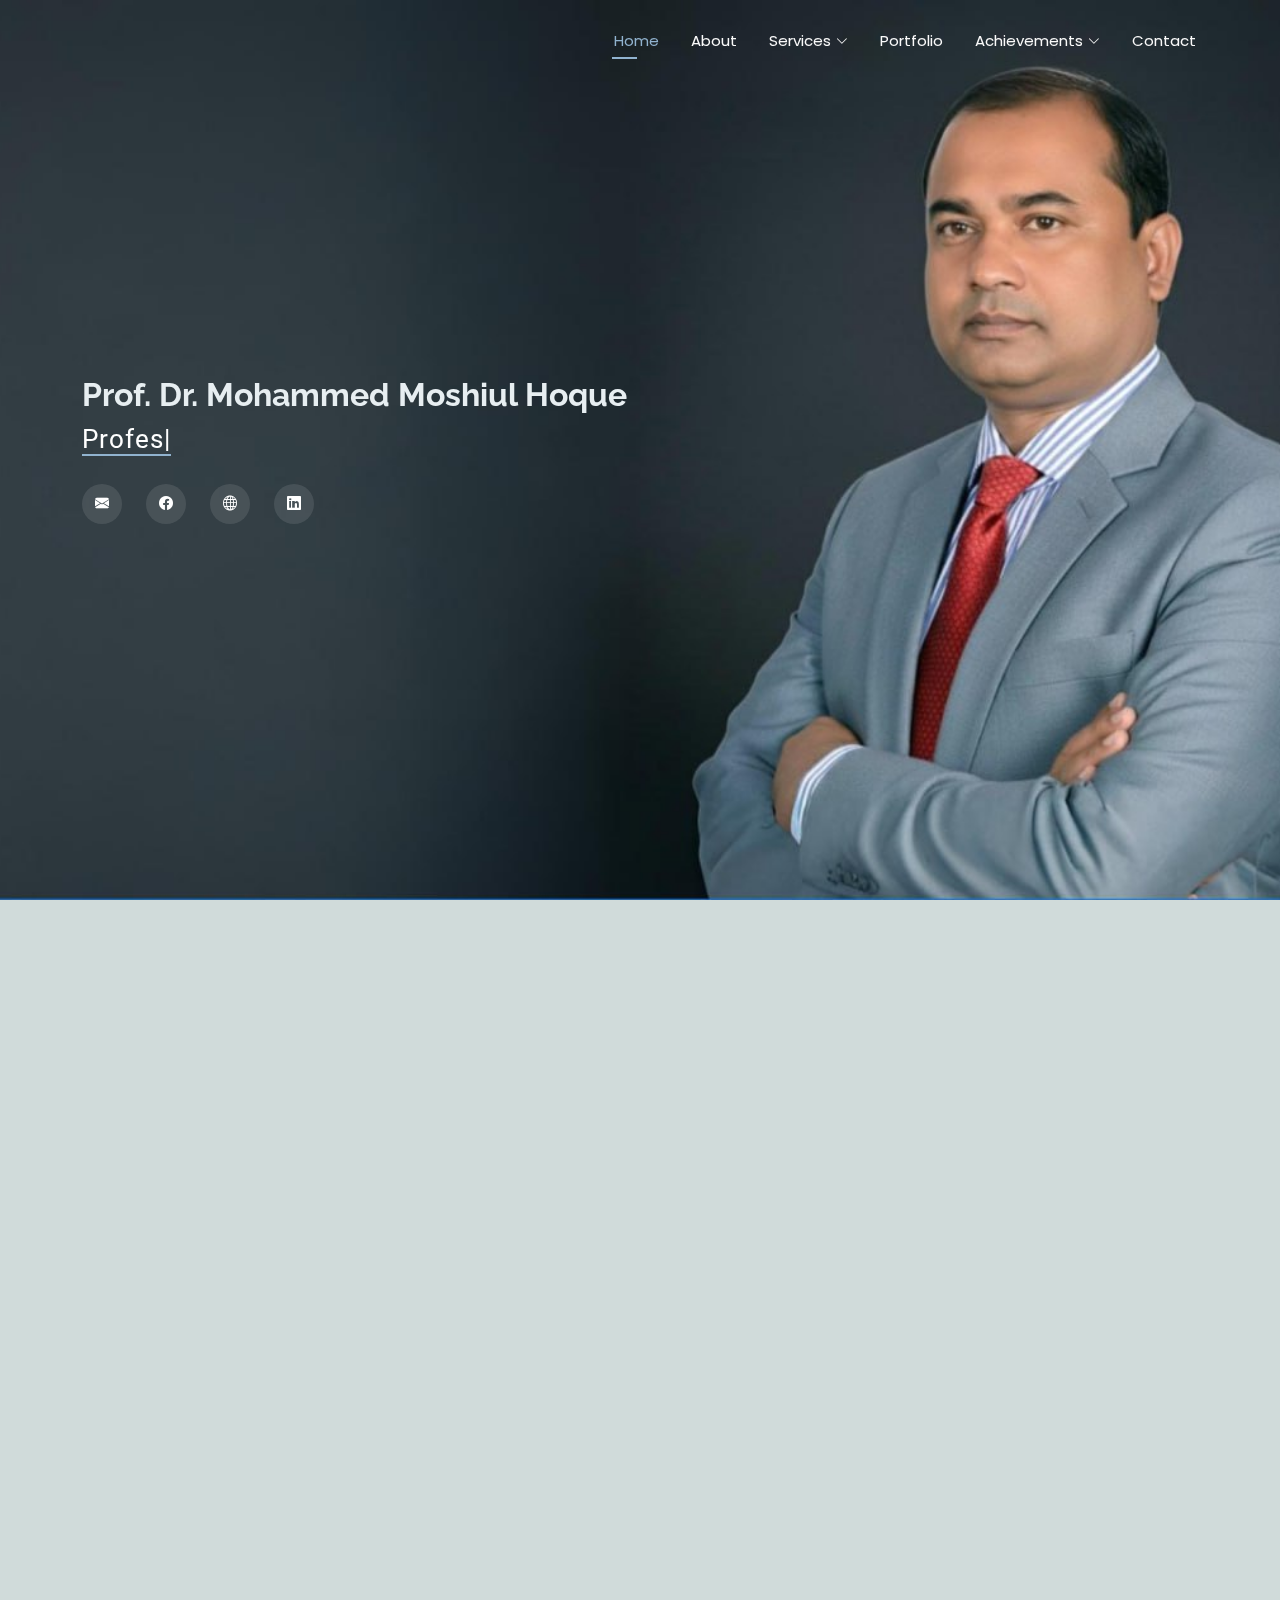
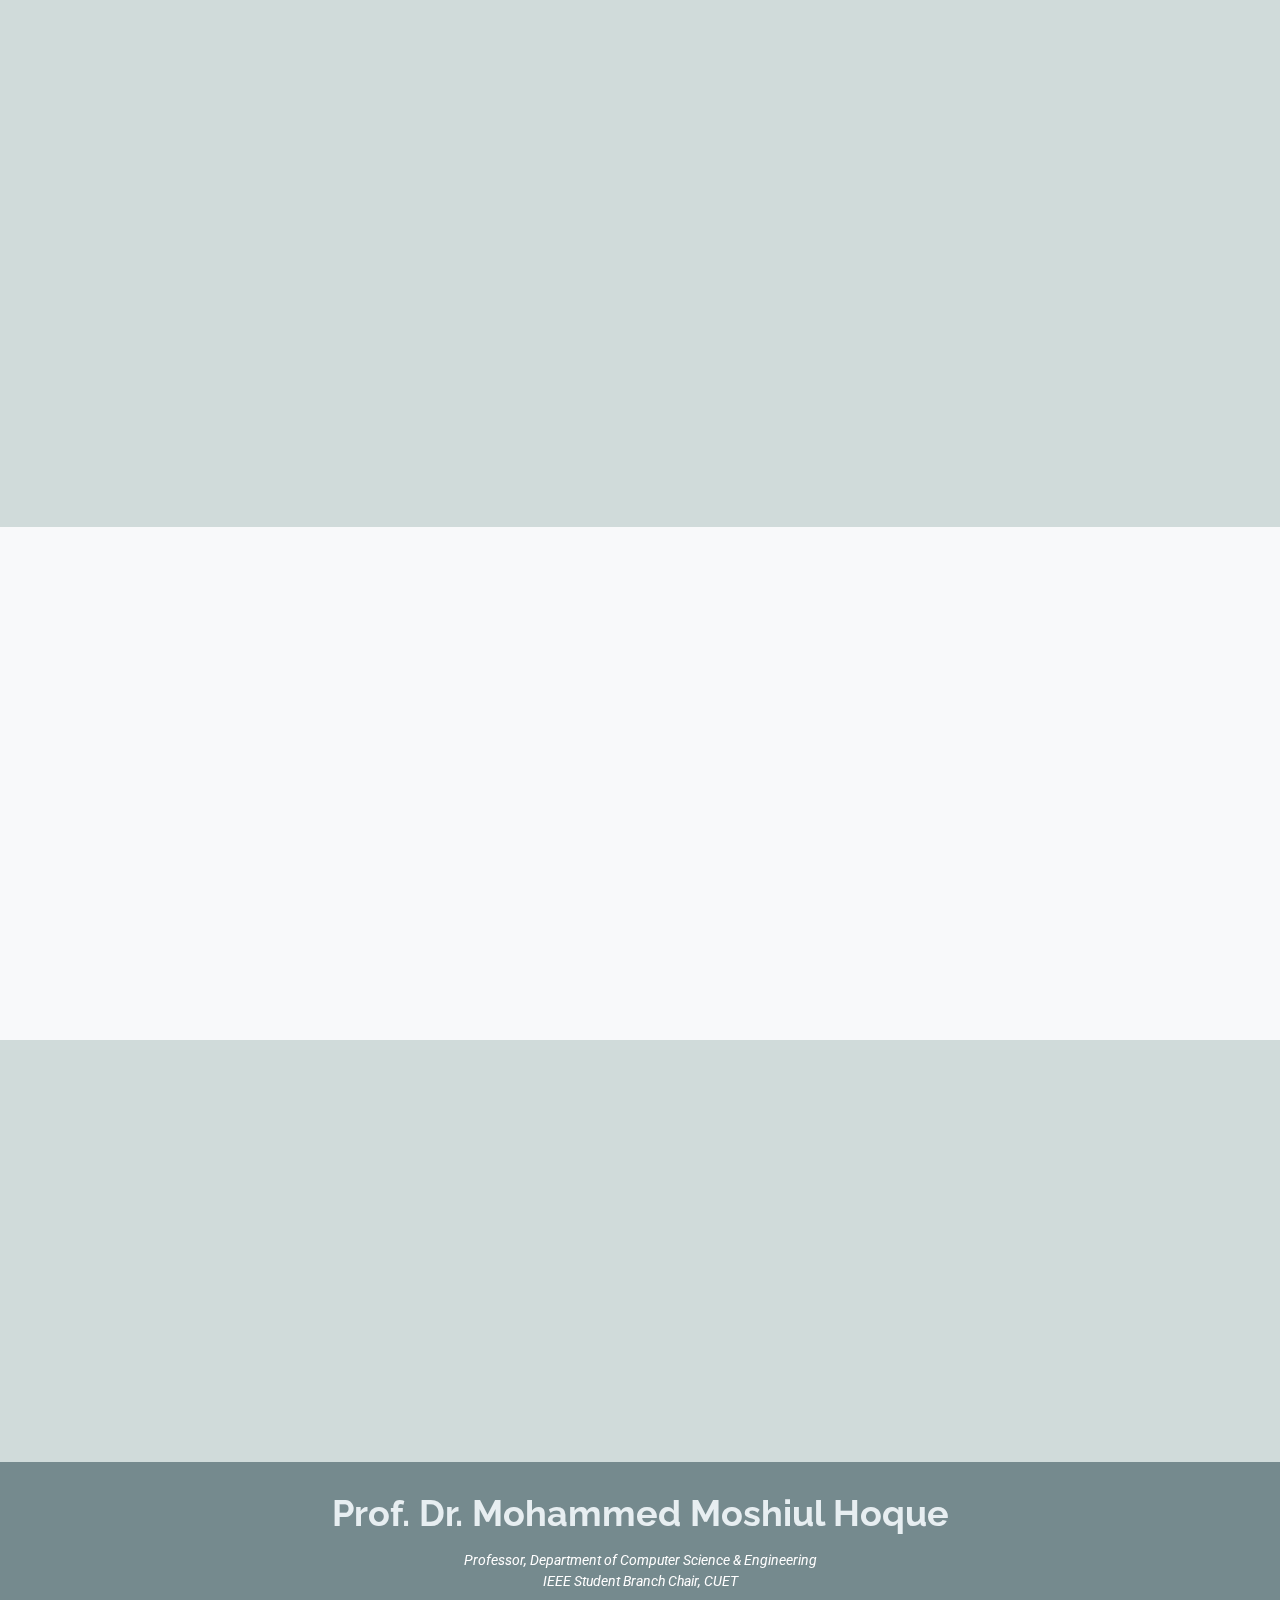
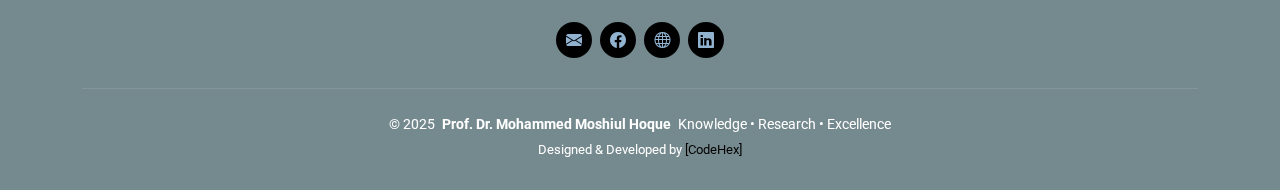
<file: Personal/index.html>
<!-- yasha -->
<!DOCTYPE html>
<html lang="en">

<head>
  <meta charset="utf-8">
  <meta content="width=device-width, initial-scale=1.0" name="viewport">
  <title>Dr. Mohammed Moshiul Hoque </title>
  <meta name="description" content="">
  <meta name="keywords" content="">

  <!-- Favicons -->
  <link href="assets/img/favicon.png" rel="icon">
  <link href="assets/img/apple-touch-icon.png" rel="apple-touch-icon">

  <!-- Fonts -->
  <link href="https://fonts.googleapis.com" rel="preconnect">
  <link href="https://fonts.gstatic.com" rel="preconnect" crossorigin>
  <link href="https://fonts.googleapis.com/css2?family=Roboto:ital,wght@0,100;0,300;0,400;0,500;0,700;0,900;1,100;1,300;1,400;1,500;1,700;1,900&family=Poppins:ital,wght@0,100;0,200;0,300;0,400;0,500;0,600;0,700;0,800;0,900;1,100;1,200;1,300;1,400;1,500;1,600;1,700;1,800;1,900&family=Raleway:ital,wght@0,100;0,200;0,300;0,400;0,500;0,600;0,700;0,800;0,900;1,100;1,200;1,300;1,400;1,500;1,600;1,700;1,800;1,900&display=swap" rel="stylesheet">

  <!-- Vendor CSS Files -->
  <link href="assets/vendor/bootstrap/css/bootstrap.min.css" rel="stylesheet">
  <link href="assets/vendor/bootstrap-icons/bootstrap-icons.css" rel="stylesheet">
  <link href="assets/vendor/aos/aos.css" rel="stylesheet">
  <link href="assets/vendor/swiper/swiper-bundle.min.css" rel="stylesheet">
  <link href="assets/vendor/glightbox/css/glightbox.min.css" rel="stylesheet">

  <!-- Main CSS File -->
  <link href="assets/css/main.css" rel="stylesheet">

  
</head>

<body class="index-page">

  <header id="header" class="header d-flex align-items-center fixed-top">
    <div class="container-fluid container-xl position-relative d-flex align-items-center justify-content-between">

      <a href="index.html" class="logo d-flex align-items-center">
        
      </a>

      <nav id="navmenu" class="navmenu">
        <ul>
          <li><a href="index.html"class="active">Home</a></li>
          <li><a href="about.html">About</a></li>
          <!-- <li><a href="resume.html">Resume</a></li> -->
          <li class="dropdown"><a href="#"><span>Services</span> <i class="bi bi-chevron-down toggle-dropdown"></i></a>
            <ul>
               <li><a href="experience.html">Experience</a></li>
               <li><a href="leadership.html">Leadership</a></li>
            </ul>
          </li>
          <li><a href="portfolio.html">Portfolio</a></li>
          <li class="dropdown"><a href="#" ><span>Achievements</span> <i class="bi bi-chevron-down toggle-dropdown"></i></a>
            <ul>
              <li><a href="research.html">Research</a></li>
              <li><a href="publications.html">Publications</a></li>
              <li><a href="awards.html">Awards</a></li>
            </ul>
          </li>
          <li><a href="contact.html">Contact</a></li>
        </ul>
        <i class="mobile-nav-toggle d-xl-none bi bi-list"></i>
      </nav>

    </div>
  </header>

  <main class="main">

    <!-- Hero Section -->
    <section id="hero" class="hero section dark-background">

      <img src="assets/img/mm2.jpg" alt="" data-aos="fade-in">

      <div class="container" data-aos="zoom-out" data-aos-delay="100">
        <h2>Prof. Dr. Mohammed Moshiul Hoque </h2>
        <p> <span class="typed" data-typed-items="Professor of CSE, CUET | Chair, IEEE Bangladesh | AI & Machine Learning through research"></span><span class="typed-cursor typed-cursor--blink"></span></p>
        <div class="social-links">
          
          <a href="mailto:mmoshiulh@gmail.com"><i class="bi bi-envelope-fill"></i></a>
          <a href="https://www.facebook.com/mohammed.m.hoque.92/"><i class="bi bi-facebook"></i></a>
          <a href="https://ieee.org"><i class="bi bi-globe"></i></a>
          <a href="https://www.linkedin.com/in/sir-profile"><i class="bi bi-linkedin"></i></a>
        </div>
      </div>

    </section><!-- /Hero Section -->

  </main>


 
    <section id="contact" class="contact section">
  <div class="container" data-aos="fade-up" data-aos-delay="100">
    <div class="row align-items-center">

      <!-- Left Side Image -->
      <div class="col-lg-4 col-md-5">
        <img src="assets/img/mmhhome.jpg" alt="Prof. Dr. Mohammed Moshiul Hoque" class="img-fluid rounded">
      </div>

      <!-- Right Side Text -->
      <div class="col-lg-8 col-md-7">
        <h3 class="sitename">Academic & Research Journey</h3>
        <p>
          Prof. Dr. Mohammed Moshiul Hoque is a leading scholar in <strong>AI, Machine Learning, and NLP</strong>, and founder of the <strong>CUET NLP Lab</strong>. 
          He has over <strong>220 publications</strong> in journals and conferences, with key works in <strong>HRI, speech & image processing, and Bengali language technology</strong>. 
          Beyond research, he leads the <strong>Sheikh Kamal IT Business Incubator (SKIBI)</strong>, organizes <strong>AI/ML/NLP workshops</strong>, and conducts <strong>youth ICT skill development training</strong>, contributing significantly to innovation and professional development in Bangladesh’s technology sector.
        </p>
      </div>

    </div>
  </div>
</section>








<!-- Skills / Research Expertise Section -->
<section id="skills" class="skills section">

  <div class="container section-title" data-aos="fade-up">
    <h2>Research Expertise</h2>
    <div><span>Key</span> <span class="description-title">Areas</span></div>
  </div>

  <div class="container" data-aos="fade-up" data-aos-delay="100">

    <div class="skills-badges">
      <span class="badge">Natural Language Processing (NLP)</span>
      <span class="badge">Artificial Intelligence (AI)</span>
      <span class="badge">Machine Learning (ML)</span>
      <span class="badge">Human-Robot Interaction (HRI)</span>
      <span class="badge">Human-Computer Interaction (HCI)</span>
      <span class="badge">Speech Processing</span>
      <span class="badge">Image Processing</span>
      <span class="badge">ICT for Development (ICT4D)</span>
    </div>

  </div>

</section>

<!-- Extra CSS for badges -->
<style>
  .skills-badges {
    display: flex;
    flex-wrap: wrap;
    gap: 10px;
  }
  .skills-badges .badge {
    background: #91b3cf;
    color: #fff;
    padding: 8px 14px;
    border-radius: 20px;
    font-size: 14px;
    font-weight: 500;
  }
</style>

<!-- Academic & Administrative Highlights -->
<section id="highlights" class="section py-5">
  <div class="container" data-aos="fade-up">
    <div class="text-center mb-5">
      <h2 class="section-title">Key <span class="text-white bg-primary px-2">Highlights</span></h2>
      <p class="subtitle">Academic excellence and administrative leadership</p>
    </div>

    <div class="row g-4">
      
      <!-- PhD -->
      <div class="col-lg-4 col-md-6">
        <div class="highlight-card text-center">
          <i class="fa fa-graduation-cap icon"></i>
          <h5>Ph.D. in Science & Engineering</h5>
          <p class="institution">Saitama University, Japan</p>
          <small class="detail">Human-Robot Interaction</small>
        </div>
      </div>

      <!-- MSc -->
      <div class="col-lg-4 col-md-6">
        <div class="highlight-card text-center">
          <i class="fa fa-university icon"></i>
          <h5>M.Sc. in Computer Science</h5>
          <p class="institution">BUET, Bangladesh</p>
          <small class="detail">Bangla Natural Language Processing</small>
        </div>
      </div>

      <!-- BSc -->
      <div class="col-lg-4 col-md-6">
        <div class="highlight-card text-center">
          <i class="fa fa-book icon"></i>
          <h5>B.Sc. in EEE</h5>
          <p class="institution">CUET, Bangladesh</p>
          <small class="detail">Power System Design</small>
        </div>
      </div>

      <!-- Director -->
      <div class="col-lg-4 col-md-6">
        <div class="highlight-card text-center">
          <i class="fa fa-user-tie icon"></i>
          <h5>Director of Student Welfare</h5>
          <p class="institution">CUET (2016–Present)</p>
          <small class="detail">Student development & welfare</small>
        </div>
      </div>

      <!-- Head of CSE -->
      <div class="col-lg-4 col-md-6">
        <div class="highlight-card text-center">
          <i class="fa fa-users icon"></i>
          <h5>Head, Dept. of CSE</h5>
          <p class="institution">CUET (2015–2017)</p>
          <small class="detail">Academic leadership</small>
        </div>
      </div>

      <!-- Provost -->
      <div class="col-lg-4 col-md-6">
        <div class="highlight-card text-center">
          <i class="fa fa-building icon"></i>
          <h5>Provost, Bangabandhu Hall</h5>
          <p class="institution">CUET (2014–2016)</p>
          <small class="detail">Student housing & administration</small>
        </div>
      </div>

    </div>
  </div>
</section>

<!-- CSS -->
<style>
  .highlight-card {
    background: #094958; /* Theme dark */
    color: #fff;
    padding: 25px 20px;
    border-radius: 12px;
    box-shadow: 0 4px 12px rgba(0,0,0,0.15);
    transition: transform 0.2s ease, box-shadow 0.2s ease;
  }
  .highlight-card:hover {
    transform: translateY(-5px);
    box-shadow: 0 6px 18px rgba(0,0,0,0.25);
  }
  .highlight-card .icon {
    font-size: 2rem;
    color: var(--accent-color, #ffcc00);
    margin-bottom: 12px;
    display: block;
  }
  .highlight-card h5 {
    font-size: 1rem;
    font-weight: 600;
    margin-bottom: 6px;
    color: #fff;
  }
  .highlight-card .institution {
    font-size: 0.9rem;
    margin: 0;
    color: #e0e0e0;
  }
  .highlight-card .detail {
    font-size: 0.85rem;
    color: #d1ecf1;
    display: block;
    margin-top: 6px;
  }
</style>




<!-- Featured Publications Section -->
<section id="featured-publications" class="section bg-light">
  <div class="container section-title" data-aos="fade-up">
    <h2>Featured Publications</h2>
    <p>Selected impactful research papers</p>
  </div>

  <div class="container">
    <ul class="featured-pub-list">
      <li data-aos="fade-up" data-aos-delay="100">
        <h4>
          Effect of Robot’s Gaze Behaviors for Attracting and Controlling Human Attention
          <a href="https://www.tandfonline.com/doi/abs/10.1080/01691864.2013.791654" target="_blank">
            <i class="bi bi-link-45deg"></i>
          </a>
        </h4>
        <p>Advanced Robotics, Taylor & Francis (2013) — 64 citations</p>
      </li>

      <li data-aos="fade-up" data-aos-delay="200">
        <h4>
          Outage Capacity Analysis of a Cooperative Relaying Scheme in Cognitive Radio Networks
          <a href="https://link.springer.com/article/10.1007/s11277-014-1976-8" target="_blank">
            <i class="bi bi-link-45deg"></i>
          </a>
        </h4>
        <p>Wireless Personal Communications, Springer (2014) — 42 citations</p>
      </li>

      <li data-aos="fade-up" data-aos-delay="300">
        <h4>
          An Empirical Robotic Framework for Initiating Interaction with the Target Human in Multiparty Settings
          <a href="https://www.worldscientific.com/doi/abs/10.1142/S0218126615400034" target="_blank">
            <i class="bi bi-link-45deg"></i>
          </a>
        </h4>
        <p>Journal of Circuits, Systems & Computers (2015) — 31 citations</p>
      </li>
    </ul>
  </div>
</section>

<!-- CSS Styling -->
<style>
  .featured-pub-list {
    list-style: none;
    padding: 0;
    margin: 0;
  }

  .featured-pub-list li {
    background: #094958; /* card background */
    border-left: 4px solid var(--accent-color); /* theme accent color */
    padding: 15px 20px;
    margin-bottom: 15px;
    border-radius: 10px;
    box-shadow: 0 2px 6px rgba(0,0,0,0.05);
    transition: transform 0.2s ease;
  }

  .featured-pub-list li:hover {
    transform: translateY(-3px);
  }

  .featured-pub-list h4 {
    font-size: 1rem;
    font-weight: 600;
    color: var(--heading-color);
    margin: 0 0 5px;
    display: flex;
    align-items: center;
  }

  .featured-pub-list h4 a {
    margin-left: 8px;
    color: var(--accent-color);
    font-size: 1.2rem;
  }

  .featured-pub-list p {
    margin: 0;
    font-size: 0.9rem;
    color: var(--text-muted);
  }
</style>


<!-- Leadership Highlights Section -->
<section id="leadership" class="leadership section">
  <div class="container" data-aos="fade-up">
    <h2 class="section-title">Leadership Highlights</h2>
    <p class="subtitle">Key leadership roles and professional recognitions</p>

    <div class="leadership-container">
      
      <!-- Highlight 1 -->
      <div class="leadership-card">
        <i class="fas fa-user-tie"></i>
        <h4>Chair, IEEE Bangladesh Section</h4>
        <p class="year">2021</p>
        <span class="highlight">Led the national IEEE section, fostering innovation & collaboration</span>
      </div>

      <!-- Highlight 2 -->
      <div class="leadership-card">
        <i class="fas fa-award"></i>
        <h4>Fellow, Institution of Engineers Bangladesh (IEB)</h4>
        <span class="highlight">Highest membership grade awarded for distinguished contributions</span>
      </div>

      <!-- Highlight 3 -->
      <div class="leadership-card">
        <i class="fas fa-graduation-cap"></i>
        <h4>Senior Member, IEEE (USA)</h4>
        <span class="highlight">Recognized internationally for professional excellence</span>
      </div>

    </div>
  </div>
</section>

<!-- CSS -->
<style>
  .leadership-container {
    display: grid;
    grid-template-columns: repeat(auto-fit, minmax(280px, 1fr));
    gap: 20px;
    margin-top: 20px;
  }
  .leadership-card {
    background: #094958; /* theme dark bg */
    color: #fff;
    padding: 20px;
    border-radius: 12px;
    box-shadow: 0 4px 12px rgba(0,0,0,0.15);
    transition: transform 0.2s ease, box-shadow 0.2s ease;
  }
  .leadership-card:hover {
    transform: translateY(-5px);
    box-shadow: 0 6px 18px rgba(0,0,0,0.25);
  }
  .leadership-card i {
    font-size: 2rem;
    color: var(--accent-color, #ffcc00);
    margin-bottom: 10px;
    display: block;
  }
  .leadership-card h4 {
    margin: 0 0 8px;
    font-size: 1.1rem;
    font-weight: 600;
    color: #fff;
  }
  .leadership-card .year {
    font-size: 0.9rem;
    font-weight: 500;
    color: #e0e0e0;
    margin-bottom: 8px;
  }
  .leadership-card .highlight {
    font-size: 0.9rem;
    color: #d1ecf1;
    display: block;
  }
</style>








  

  <footer id="footer" class="footer dark-background">
  <div class="container text-center">
    <h3 class="sitename">Prof. Dr. Mohammed Moshiul Hoque</h3>
    <p>Professor, Department of Computer Science & Engineering<br>
       IEEE Student Branch Chair, CUET</p>
    
       
    <div class="social-links d-flex justify-content-center">
      <div class="social-links d-flex justify-content-center"></div>    


          
          <a href="mailto:mmoshiulh@gmail.com"><i class="bi bi-envelope-fill"></i></a>
          <a href="https://www.facebook.com/mohammed.m.hoque.92/"><i class="bi bi-facebook"></i></a>
          <a href="https://ieee.org"><i class="bi bi-globe"></i></a>
          <a href="https://www.linkedin.com/in/sir-profile"><i class="bi bi-linkedin"></i></a>
        </div>


    <div class="copyright mt-3">
      <span>© 2025</span> <strong class="px-1">Prof. Dr. Mohammed Moshiul Hoque</strong> <span>Knowledge • Research • Excellence</span>
    </div>

    <div class="credits">
      Designed & Developed by <a href="#">[CodeHex]</a>
    </div>
  </div>
</footer>


  <!-- Scroll Top -->
  <a href="#" id="scroll-top" class="scroll-top d-flex align-items-center justify-content-center"><i class="bi bi-arrow-up-short"></i></a>

  <!-- Preloader -->
  <div id="preloader"></div>

  <!-- Vendor JS Files -->
  <script src="assets/vendor/bootstrap/js/bootstrap.bundle.min.js"></script>
  <script src="assets/vendor/php-email-form/validate.js"></script>
  <script src="assets/vendor/aos/aos.js"></script>
  <script src="assets/vendor/typed.js/typed.umd.js"></script>
  <script src="assets/vendor/purecounter/purecounter_vanilla.js"></script>
  <script src="assets/vendor/waypoints/noframework.waypoints.js"></script>
  <script src="assets/vendor/swiper/swiper-bundle.min.js"></script>
  <script src="assets/vendor/glightbox/js/glightbox.min.js"></script>
  <script src="assets/vendor/imagesloaded/imagesloaded.pkgd.min.js"></script>
  <script src="assets/vendor/isotope-layout/isotope.pkgd.min.js"></script>

  <!-- Main JS File -->
  <script src="assets/js/main.js"></script>

</body>

</html>
</file>
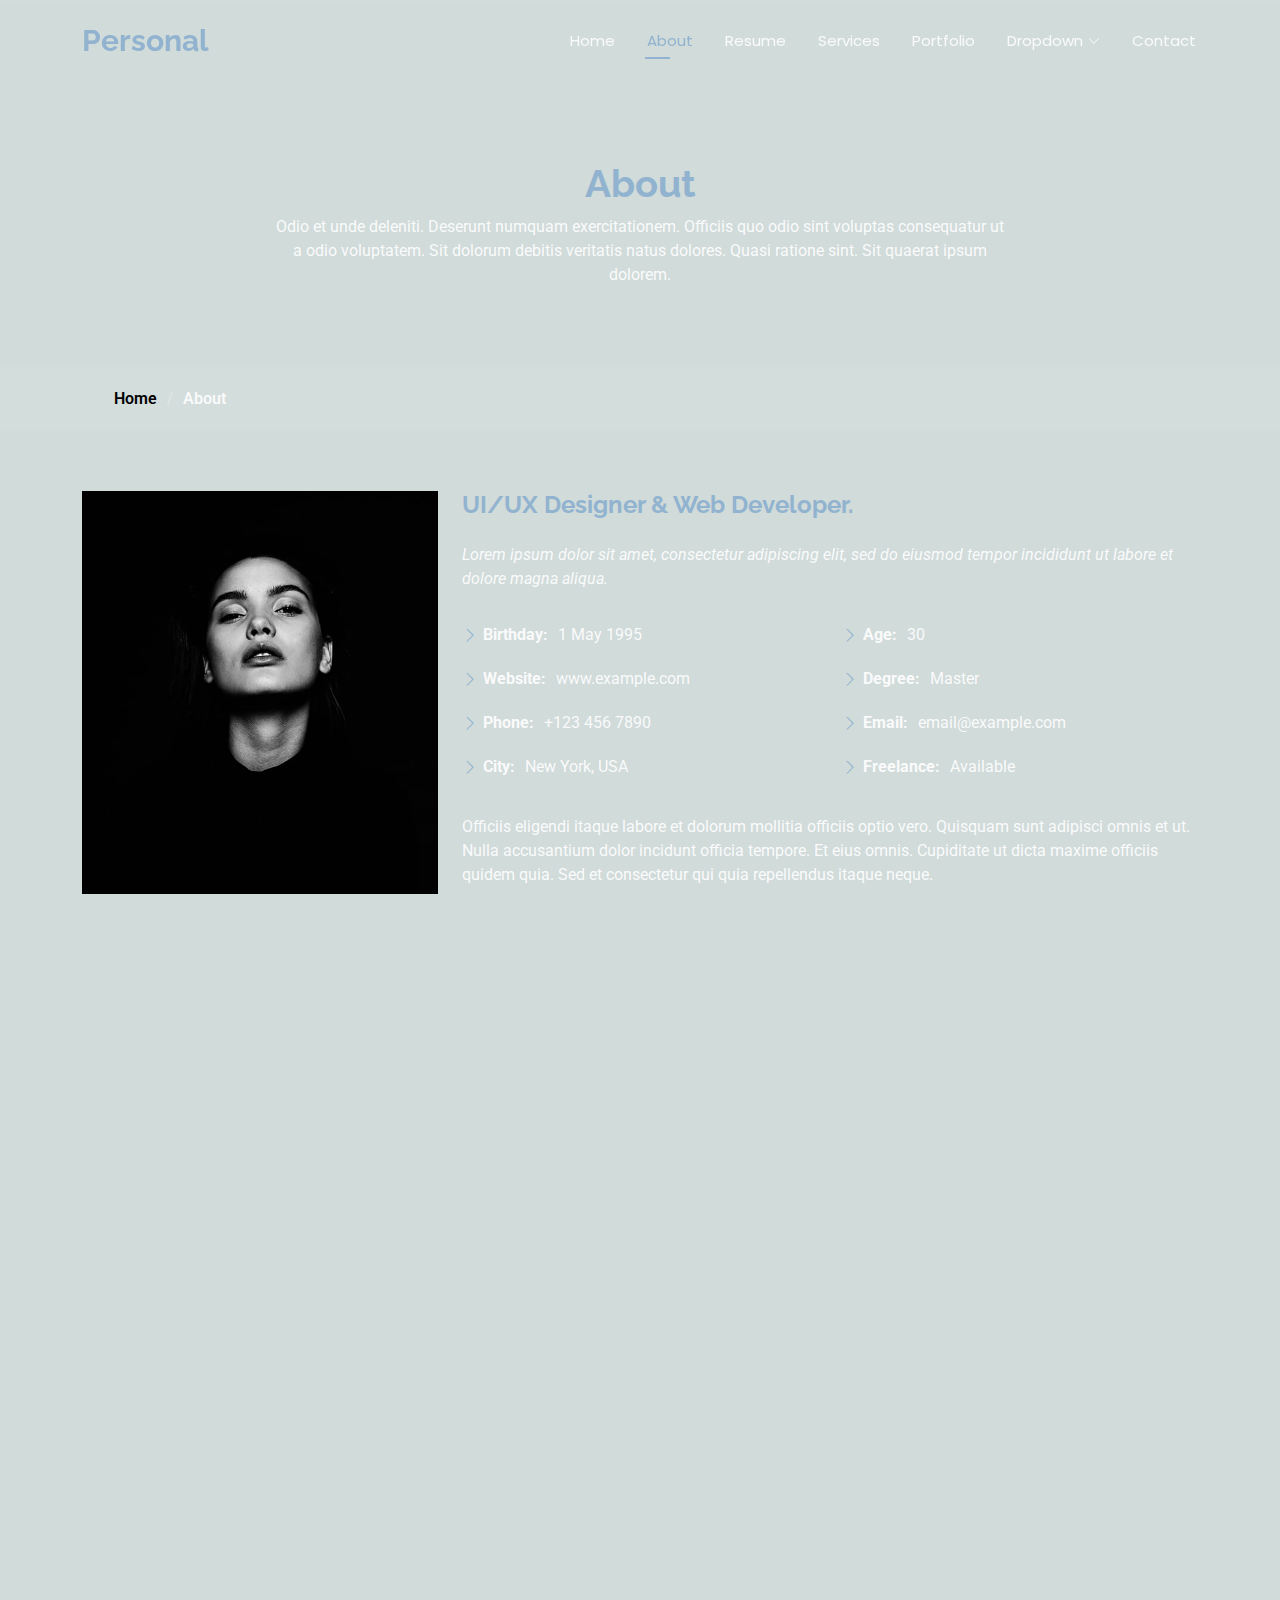
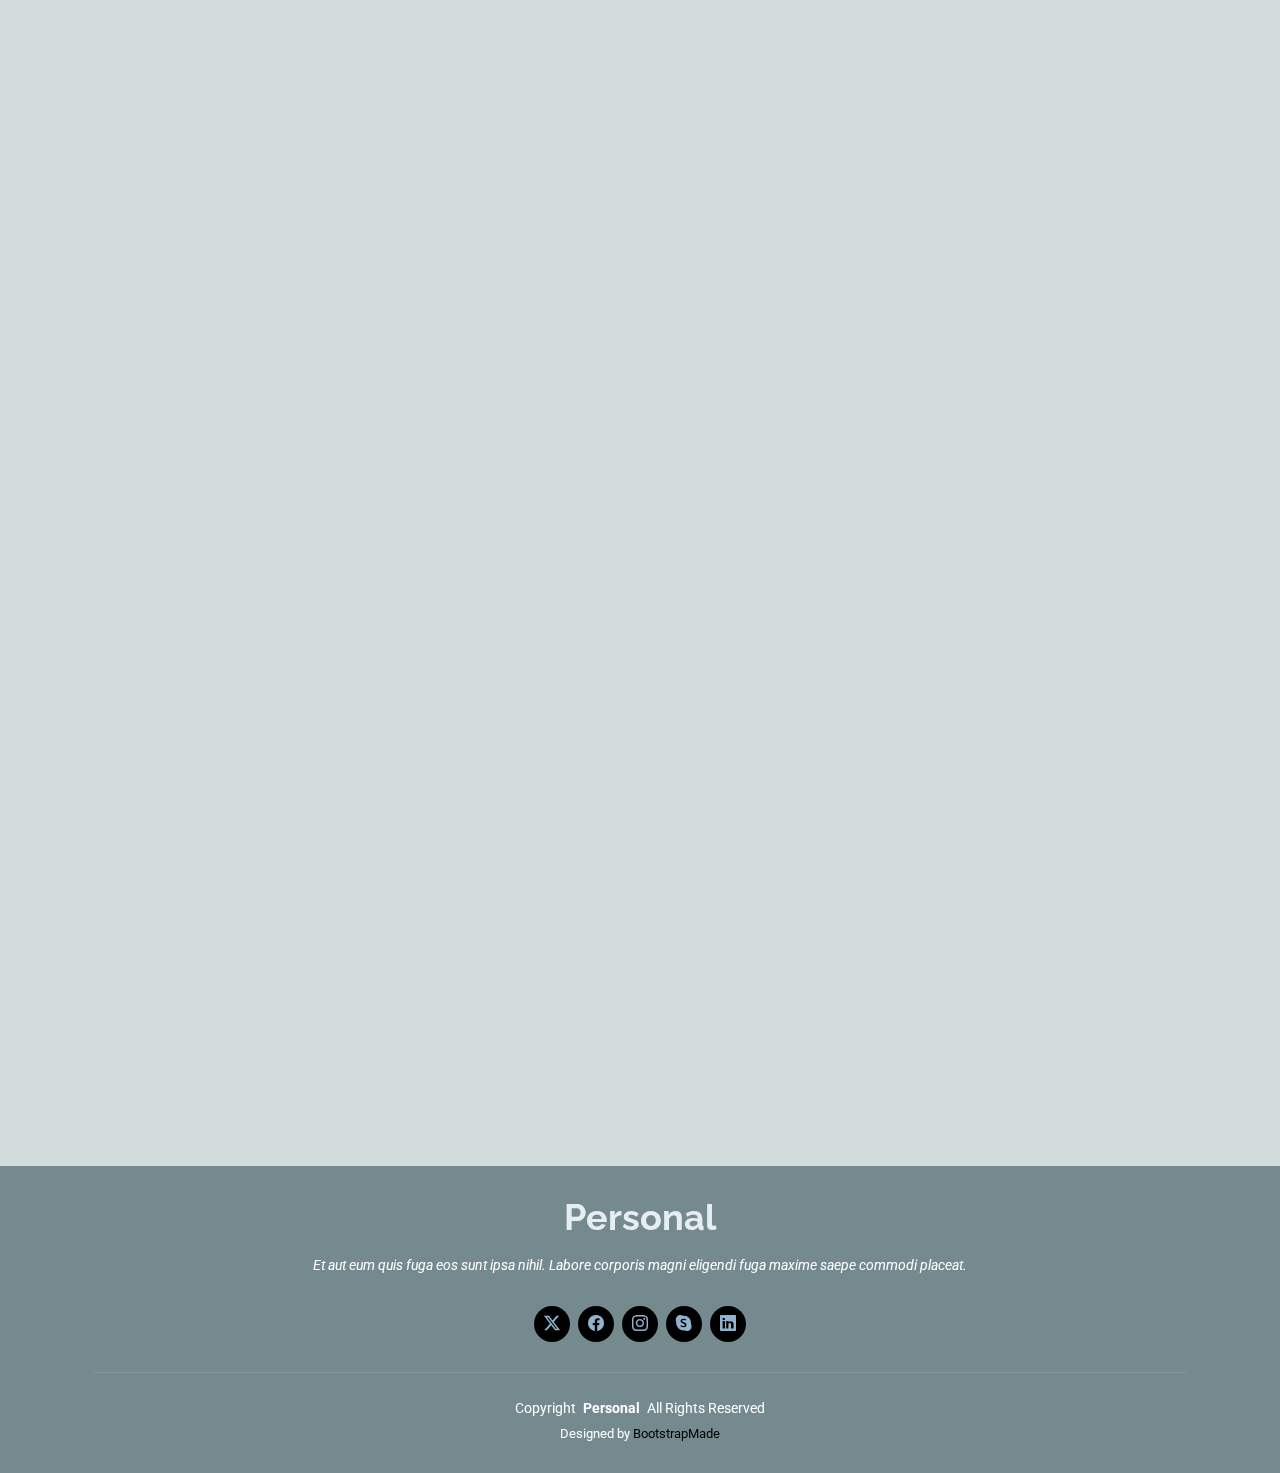
<file: Personal/about.html>
<!DOCTYPE html>
<html lang="en">

<head>
  <meta charset="utf-8">
  <meta content="width=device-width, initial-scale=1.0" name="viewport">
  <title>About - Personal Bootstrap Template</title>
  <meta name="description" content="">
  <meta name="keywords" content="">

  <!-- Favicons -->
  <link href="assets/img/favicon.png" rel="icon">
  <link href="assets/img/apple-touch-icon.png" rel="apple-touch-icon">

  <!-- Fonts -->
  <link href="https://fonts.googleapis.com" rel="preconnect">
  <link href="https://fonts.gstatic.com" rel="preconnect" crossorigin>
  <link href="https://fonts.googleapis.com/css2?family=Roboto:ital,wght@0,100;0,300;0,400;0,500;0,700;0,900;1,100;1,300;1,400;1,500;1,700;1,900&family=Poppins:ital,wght@0,100;0,200;0,300;0,400;0,500;0,600;0,700;0,800;0,900;1,100;1,200;1,300;1,400;1,500;1,600;1,700;1,800;1,900&family=Raleway:ital,wght@0,100;0,200;0,300;0,400;0,500;0,600;0,700;0,800;0,900;1,100;1,200;1,300;1,400;1,500;1,600;1,700;1,800;1,900&display=swap" rel="stylesheet">

  <!-- Vendor CSS Files -->
  <link href="assets/vendor/bootstrap/css/bootstrap.min.css" rel="stylesheet">
  <link href="assets/vendor/bootstrap-icons/bootstrap-icons.css" rel="stylesheet">
  <link href="assets/vendor/aos/aos.css" rel="stylesheet">
  <link href="assets/vendor/swiper/swiper-bundle.min.css" rel="stylesheet">
  <link href="assets/vendor/glightbox/css/glightbox.min.css" rel="stylesheet">

  <!-- Main CSS File -->
  <link href="assets/css/main.css" rel="stylesheet">

  <!-- =======================================================
  * Template Name: Personal
  * Template URL: https://bootstrapmade.com/personal-free-resume-bootstrap-template/
  * Updated: Mar 05 2025 with Bootstrap v5.3.3
  * Author: BootstrapMade.com
  * License: https://bootstrapmade.com/license/
  ======================================================== -->
</head>

<body class="about-page">

  <header id="header" class="header d-flex align-items-center fixed-top">
    <div class="container-fluid container-xl position-relative d-flex align-items-center justify-content-between">

      <a href="index.html" class="logo d-flex align-items-center">
        <!-- Uncomment the line below if you also wish to use an image logo -->
        <!-- <img src="assets/img/logo.webp" alt=""> -->
        <h1 class="sitename">Personal</h1>
      </a>

      <nav id="navmenu" class="navmenu">
        <ul>
          <li><a href="index.html">Home</a></li>
          <li><a href="about.html" class="active">About</a></li>
          <li><a href="resume.html">Resume</a></li>
          <li><a href="services.html">Services</a></li>
          <li><a href="portfolio.html">Portfolio</a></li>
          <li class="dropdown"><a href="#"><span>Dropdown</span> <i class="bi bi-chevron-down toggle-dropdown"></i></a>
            <ul>
              <li><a href="#">Dropdown 1</a></li>
              <li class="dropdown"><a href="#"><span>Deep Dropdown</span> <i class="bi bi-chevron-down toggle-dropdown"></i></a>
                <ul>
                  <li><a href="#">Deep Dropdown 1</a></li>
                  <li><a href="#">Deep Dropdown 2</a></li>
                  <li><a href="#">Deep Dropdown 3</a></li>
                  <li><a href="#">Deep Dropdown 4</a></li>
                  <li><a href="#">Deep Dropdown 5</a></li>
                </ul>
              </li>
              <li><a href="#">Dropdown 2</a></li>
              <li><a href="#">Dropdown 3</a></li>
              <li><a href="#">Dropdown 4</a></li>
            </ul>
          </li>
          <li><a href="contact.html">Contact</a></li>
        </ul>
        <i class="mobile-nav-toggle d-xl-none bi bi-list"></i>
      </nav>

    </div>
  </header>

  <main class="main">

    <!-- Page Title -->
    <div class="page-title" data-aos="fade">
      <div class="heading">
        <div class="container">
          <div class="row d-flex justify-content-center text-center">
            <div class="col-lg-8">
              <h1>About</h1>
              <p class="mb-0">Odio et unde deleniti. Deserunt numquam exercitationem. Officiis quo odio sint voluptas consequatur ut a odio voluptatem. Sit dolorum debitis veritatis natus dolores. Quasi ratione sint. Sit quaerat ipsum dolorem.</p>
            </div>
          </div>
        </div>
      </div>
      <nav class="breadcrumbs">
        <div class="container">
          <ol>
            <li><a href="index.html">Home</a></li>
            <li class="current">About</li>
          </ol>
        </div>
      </nav>
    </div><!-- End Page Title -->

    <!-- About Section -->
    <section id="about" class="about section">

      <div class="container" data-aos="fade-up" data-aos-delay="100">

        <div class="row gy-4 justify-content-center">
          <div class="col-lg-4">
            <img src="assets/img/profile-img.jpg" class="img-fluid" alt="">
          </div>
          <div class="col-lg-8 content">
            <h2>UI/UX Designer &amp; Web Developer.</h2>
            <p class="fst-italic py-3">
              Lorem ipsum dolor sit amet, consectetur adipiscing elit, sed do eiusmod tempor incididunt ut labore et dolore
              magna aliqua.
            </p>
            <div class="row">
              <div class="col-lg-6">
                <ul>
                  <li><i class="bi bi-chevron-right"></i> <strong>Birthday:</strong> <span>1 May 1995</span></li>
                  <li><i class="bi bi-chevron-right"></i> <strong>Website:</strong> <span>www.example.com</span></li>
                  <li><i class="bi bi-chevron-right"></i> <strong>Phone:</strong> <span>+123 456 7890</span></li>
                  <li><i class="bi bi-chevron-right"></i> <strong>City:</strong> <span>New York, USA</span></li>
                </ul>
              </div>
              <div class="col-lg-6">
                <ul>
                  <li><i class="bi bi-chevron-right"></i> <strong>Age:</strong> <span>30</span></li>
                  <li><i class="bi bi-chevron-right"></i> <strong>Degree:</strong> <span>Master</span></li>
                  <li><i class="bi bi-chevron-right"></i> <strong>Email:</strong> <span>email@example.com</span></li>
                  <li><i class="bi bi-chevron-right"></i> <strong>Freelance:</strong> <span>Available</span></li>
                </ul>
              </div>
            </div>
            <p class="py-3">
              Officiis eligendi itaque labore et dolorum mollitia officiis optio vero. Quisquam sunt adipisci omnis et ut. Nulla accusantium dolor incidunt officia tempore. Et eius omnis.
              Cupiditate ut dicta maxime officiis quidem quia. Sed et consectetur qui quia repellendus itaque neque.
            </p>
          </div>
        </div>

      </div>

    </section><!-- /About Section -->

    <!-- Stats Section -->
    <section id="stats" class="stats section">

      <div class="container" data-aos="fade-up" data-aos-delay="100">

        <div class="row gy-4">

          <div class="col-lg-3 col-md-6 d-flex flex-column align-items-center">
            <i class="bi bi-emoji-smile"></i>
            <div class="stats-item">
              <span data-purecounter-start="0" data-purecounter-end="232" data-purecounter-duration="1" class="purecounter"></span>
              <p>Happy Clients</p>
            </div>
          </div><!-- End Stats Item -->

          <div class="col-lg-3 col-md-6 d-flex flex-column align-items-center">
            <i class="bi bi-journal-richtext"></i>
            <div class="stats-item">
              <span data-purecounter-start="0" data-purecounter-end="521" data-purecounter-duration="1" class="purecounter"></span>
              <p>Projects</p>
            </div>
          </div><!-- End Stats Item -->

          <div class="col-lg-3 col-md-6 d-flex flex-column align-items-center">
            <i class="bi bi-headset"></i>
            <div class="stats-item">
              <span data-purecounter-start="0" data-purecounter-end="1463" data-purecounter-duration="1" class="purecounter"></span>
              <p>Hours Of Support</p>
            </div>
          </div><!-- End Stats Item -->

          <div class="col-lg-3 col-md-6 d-flex flex-column align-items-center">
            <i class="bi bi-people"></i>
            <div class="stats-item">
              <span data-purecounter-start="0" data-purecounter-end="15" data-purecounter-duration="1" class="purecounter"></span>
              <p>Hard Workers</p>
            </div>
          </div><!-- End Stats Item -->

        </div>

      </div>

    </section><!-- /Stats Section -->

    <!-- Skills Section -->
    <section id="skills" class="skills section">

      <!-- Section Title -->
      <div class="container section-title" data-aos="fade-up">
        <h2>Skills</h2>
        <div><span>My</span> <span class="description-title">Skills</span></div>
      </div><!-- End Section Title -->

      <div class="container" data-aos="fade-up" data-aos-delay="100">

        <div class="row skills-content skills-animation">

          <div class="col-lg-6">

            <div class="progress">
              <span class="skill"><span>HTML</span> <i class="val">100%</i></span>
              <div class="progress-bar-wrap">
                <div class="progress-bar" role="progressbar" aria-valuenow="100" aria-valuemin="0" aria-valuemax="100"></div>
              </div>
            </div><!-- End Skills Item -->

            <div class="progress">
              <span class="skill"><span>CSS</span> <i class="val">90%</i></span>
              <div class="progress-bar-wrap">
                <div class="progress-bar" role="progressbar" aria-valuenow="90" aria-valuemin="0" aria-valuemax="100"></div>
              </div>
            </div><!-- End Skills Item -->

            <div class="progress">
              <span class="skill"><span>JavaScript</span> <i class="val">75%</i></span>
              <div class="progress-bar-wrap">
                <div class="progress-bar" role="progressbar" aria-valuenow="75" aria-valuemin="0" aria-valuemax="100"></div>
              </div>
            </div><!-- End Skills Item -->

          </div>

          <div class="col-lg-6">

            <div class="progress">
              <span class="skill"><span>PHP</span> <i class="val">80%</i></span>
              <div class="progress-bar-wrap">
                <div class="progress-bar" role="progressbar" aria-valuenow="80" aria-valuemin="0" aria-valuemax="100"></div>
              </div>
            </div><!-- End Skills Item -->

            <div class="progress">
              <span class="skill"><span>WordPress/CMS</span> <i class="val">90%</i></span>
              <div class="progress-bar-wrap">
                <div class="progress-bar" role="progressbar" aria-valuenow="90" aria-valuemin="0" aria-valuemax="100"></div>
              </div>
            </div><!-- End Skills Item -->

            <div class="progress">
              <span class="skill"><span>Photoshop</span> <i class="val">55%</i></span>
              <div class="progress-bar-wrap">
                <div class="progress-bar" role="progressbar" aria-valuenow="55" aria-valuemin="0" aria-valuemax="100"></div>
              </div>
            </div><!-- End Skills Item -->

          </div>

        </div>

      </div>

    </section><!-- /Skills Section -->

    <!-- Interests Section -->
    <section id="interests" class="interests section">

      <!-- Section Title -->
      <div class="container section-title" data-aos="fade-up">
        <h2>Features</h2>
        <div><span>I'm</span> <span class="description-title">interested in</span></div>
      </div><!-- End Section Title -->

      <div class="container">

        <div class="row gy-4">

          <div class="col-lg-3 col-md-4" data-aos="fade-up" data-aos-delay="100">
            <div class="features-item">
              <i class="bi bi-eye" style="color: #ffbb2c;"></i>
              <h3><a href="" class="stretched-link">Lorem Ipsum</a></h3>
            </div>
          </div><!-- End Feature Item -->

          <div class="col-lg-3 col-md-4" data-aos="fade-up" data-aos-delay="200">
            <div class="features-item">
              <i class="bi bi-infinity" style="color: #5578ff;"></i>
              <h3><a href="" class="stretched-link">Dolor Sitema</a></h3>
            </div>
          </div><!-- End Feature Item -->

          <div class="col-lg-3 col-md-4" data-aos="fade-up" data-aos-delay="300">
            <div class="features-item">
              <i class="bi bi-mortarboard" style="color: #e80368;"></i>
              <h3><a href="" class="stretched-link">Sed perspiciatis</a></h3>
            </div>
          </div><!-- End Feature Item -->

          <div class="col-lg-3 col-md-4" data-aos="fade-up" data-aos-delay="400">
            <div class="features-item">
              <i class="bi bi-nut" style="color: #e361ff;"></i>
              <h3><a href="" class="stretched-link">Magni Dolores</a></h3>
            </div>
          </div><!-- End Feature Item -->

          <div class="col-lg-3 col-md-4" data-aos="fade-up" data-aos-delay="500">
            <div class="features-item">
              <i class="bi bi-shuffle" style="color: #47aeff;"></i>
              <h3><a href="" class="stretched-link">Nemo Enim</a></h3>
            </div>
          </div><!-- End Feature Item -->

          <div class="col-lg-3 col-md-4" data-aos="fade-up" data-aos-delay="600">
            <div class="features-item">
              <i class="bi bi-star" style="color: #ffa76e;"></i>
              <h3><a href="" class="stretched-link">Eiusmod Tempor</a></h3>
            </div>
          </div><!-- End Feature Item -->

          <div class="col-lg-3 col-md-4" data-aos="fade-up" data-aos-delay="700">
            <div class="features-item">
              <i class="bi bi-x-diamond" style="color: #11dbcf;"></i>
              <h3><a href="" class="stretched-link">Midela Teren</a></h3>
            </div>
          </div><!-- End Feature Item -->

          <div class="col-lg-3 col-md-4" data-aos="fade-up" data-aos-delay="800">
            <div class="features-item">
              <i class="bi bi-camera-video" style="color: #4233ff;"></i>
              <h3><a href="" class="stretched-link">Pira Neve</a></h3>
            </div>
          </div><!-- End Feature Item -->

          <div class="col-lg-3 col-md-4" data-aos="fade-up" data-aos-delay="900">
            <div class="features-item">
              <i class="bi bi-command" style="color: #b2904f;"></i>
              <h3><a href="" class="stretched-link">Dirada Pack</a></h3>
            </div>
          </div><!-- End Feature Item -->

          <div class="col-lg-3 col-md-4" data-aos="fade-up" data-aos-delay="1000">
            <div class="features-item">
              <i class="bi bi-dribbble" style="color: #b20969;"></i>
              <h3><a href="" class="stretched-link">Moton Ideal</a></h3>
            </div>
          </div><!-- End Feature Item -->

          <div class="col-lg-3 col-md-4" data-aos="fade-up" data-aos-delay="1100">
            <div class="features-item">
              <i class="bi bi-activity" style="color: #ff5828;"></i>
              <h3><a href="" class="stretched-link">Verdo Park</a></h3>
            </div>
          </div><!-- End Feature Item -->

          <div class="col-lg-3 col-md-4" data-aos="fade-up" data-aos-delay="1200">
            <div class="features-item">
              <i class="bi bi-brightness-high" style="color: #29cc61;"></i>
              <h3><a href="" class="stretched-link">Flavor Nivelanda</a></h3>
            </div>
          </div><!-- End Feature Item -->

        </div>

      </div>

    </section><!-- /Interests Section -->

    <!-- Testimonials Section -->
    <section id="testimonials" class="testimonials section">

      <!-- Section Title -->
      <div class="container section-title" data-aos="fade-up">
        <h2>Testimonials</h2>
        <div><span>Check my</span> <span class="description-title">Testimonials</span></div>
      </div><!-- End Section Title -->

      <div class="container" data-aos="fade-up" data-aos-delay="100">

        <div class="swiper init-swiper" data-speed="600" data-delay="5000">
          <script type="application/json" class="swiper-config">
            {
              "loop": true,
              "speed": 600,
              "autoplay": {
                "delay": 5000
              },
              "slidesPerView": "auto",
              "pagination": {
                "el": ".swiper-pagination",
                "type": "bullets",
                "clickable": true
              },
              "breakpoints": {
                "320": {
                  "slidesPerView": 1,
                  "spaceBetween": 40
                },
                "1200": {
                  "slidesPerView": 3,
                  "spaceBetween": 20
                }
              }
            }
          </script>
          <div class="swiper-wrapper">

            <div class="swiper-slide">
              <div class="testimonial-item" "="">
            <p>
              <i class=" bi bi-quote quote-icon-left"></i>
                <span>Proin iaculis purus consequat sem cure digni ssim donec porttitora entum suscipit rhoncus. Accusantium quam, ultricies eget id, aliquam eget nibh et. Maecen aliquam, risus at semper.</span>
                <i class="bi bi-quote quote-icon-right"></i>
                </p>
                <img src="assets/img/person/person-m-9.webp" class="testimonial-img" alt="">
                <h3>Saul Goodman</h3>
                <h4>Ceo &amp; Founder</h4>
              </div>
            </div><!-- End testimonial item -->

            <div class="swiper-slide">
              <div class="testimonial-item">
                <p>
                  <i class="bi bi-quote quote-icon-left"></i>
                  <span>Export tempor illum tamen malis malis eram quae irure esse labore quem cillum quid malis quorum velit fore eram velit sunt aliqua noster fugiat irure amet legam anim culpa.</span>
                  <i class="bi bi-quote quote-icon-right"></i>
                </p>
                <img src="assets/img/person/person-f-5.webp" class="testimonial-img" alt="">
                <h3>Sara Wilsson</h3>
                <h4>Designer</h4>
              </div>
            </div><!-- End testimonial item -->

            <div class="swiper-slide">
              <div class="testimonial-item">
                <p>
                  <i class="bi bi-quote quote-icon-left"></i>
                  <span>Enim nisi quem export duis labore cillum quae magna enim sint quorum nulla quem veniam duis minim tempor labore quem eram duis noster aute amet eram fore quis sint minim.</span>
                  <i class="bi bi-quote quote-icon-right"></i>
                </p>
                <img src="assets/img/person/person-f-12.webp" class="testimonial-img" alt="">
                <h3>Jena Karlis</h3>
                <h4>Store Owner</h4>
              </div>
            </div><!-- End testimonial item -->

            <div class="swiper-slide">
              <div class="testimonial-item">
                <p>
                  <i class="bi bi-quote quote-icon-left"></i>
                  <span>Fugiat enim eram quae cillum dolore dolor amet nulla culpa multos export minim fugiat dolor enim duis veniam ipsum anim magna sunt elit fore quem dolore labore illum veniam.</span>
                  <i class="bi bi-quote quote-icon-right"></i>
                </p>
                <img src="assets/img/person/person-m-12.webp" class="testimonial-img" alt="">
                <h3>Matt Brandon</h3>
                <h4>Freelancer</h4>
              </div>
            </div><!-- End testimonial item -->

            <div class="swiper-slide">
              <div class="testimonial-item">
                <p>
                  <i class="bi bi-quote quote-icon-left"></i>
                  <span>Quis quorum aliqua sint quem legam fore sunt eram irure aliqua veniam tempor noster veniam sunt culpa nulla illum cillum fugiat legam esse veniam culpa fore nisi cillum quid.</span>
                  <i class="bi bi-quote quote-icon-right"></i>
                </p>
                <img src="assets/img/person/person-m-13.webp" class="testimonial-img" alt="">
                <h3>John Larson</h3>
                <h4>Entrepreneur</h4>
              </div>
            </div><!-- End testimonial item -->

          </div>
          <div class="swiper-pagination"></div>
        </div>

      </div>

    </section><!-- /Testimonials Section -->

  </main>

  <footer id="footer" class="footer dark-background">
    <div class="container">
      <h3 class="sitename">Personal</h3>
      <p>Et aut eum quis fuga eos sunt ipsa nihil. Labore corporis magni eligendi fuga maxime saepe commodi placeat.</p>
      <div class="social-links d-flex justify-content-center">
        <a href=""><i class="bi bi-twitter-x"></i></a>
        <a href=""><i class="bi bi-facebook"></i></a>
        <a href=""><i class="bi bi-instagram"></i></a>
        <a href=""><i class="bi bi-skype"></i></a>
        <a href=""><i class="bi bi-linkedin"></i></a>
      </div>
      <div class="container">
        <div class="copyright">
          <span>Copyright</span> <strong class="px-1 sitename">Personal</strong> <span>All Rights Reserved</span>
        </div>
        <div class="credits">
          <!-- All the links in the footer should remain intact. -->
          <!-- You can delete the links only if you've purchased the pro version. -->
          <!-- Licensing information: https://bootstrapmade.com/license/ -->
          <!-- Purchase the pro version with working PHP/AJAX contact form: [buy-url] -->
          Designed by <a href="https://bootstrapmade.com/">BootstrapMade</a>
        </div>
      </div>
    </div>
  </footer>

  <!-- Scroll Top -->
  <a href="#" id="scroll-top" class="scroll-top d-flex align-items-center justify-content-center"><i class="bi bi-arrow-up-short"></i></a>

  <!-- Preloader -->
  <div id="preloader"></div>

  <!-- Vendor JS Files -->
  <script src="assets/vendor/bootstrap/js/bootstrap.bundle.min.js"></script>
  <script src="assets/vendor/php-email-form/validate.js"></script>
  <script src="assets/vendor/aos/aos.js"></script>
  <script src="assets/vendor/typed.js/typed.umd.js"></script>
  <script src="assets/vendor/purecounter/purecounter_vanilla.js"></script>
  <script src="assets/vendor/waypoints/noframework.waypoints.js"></script>
  <script src="assets/vendor/swiper/swiper-bundle.min.js"></script>
  <script src="assets/vendor/glightbox/js/glightbox.min.js"></script>
  <script src="assets/vendor/imagesloaded/imagesloaded.pkgd.min.js"></script>
  <script src="assets/vendor/isotope-layout/isotope.pkgd.min.js"></script>

  <!-- Main JS File -->
  <script src="assets/js/main.js"></script>

</body>

</html>
</file>
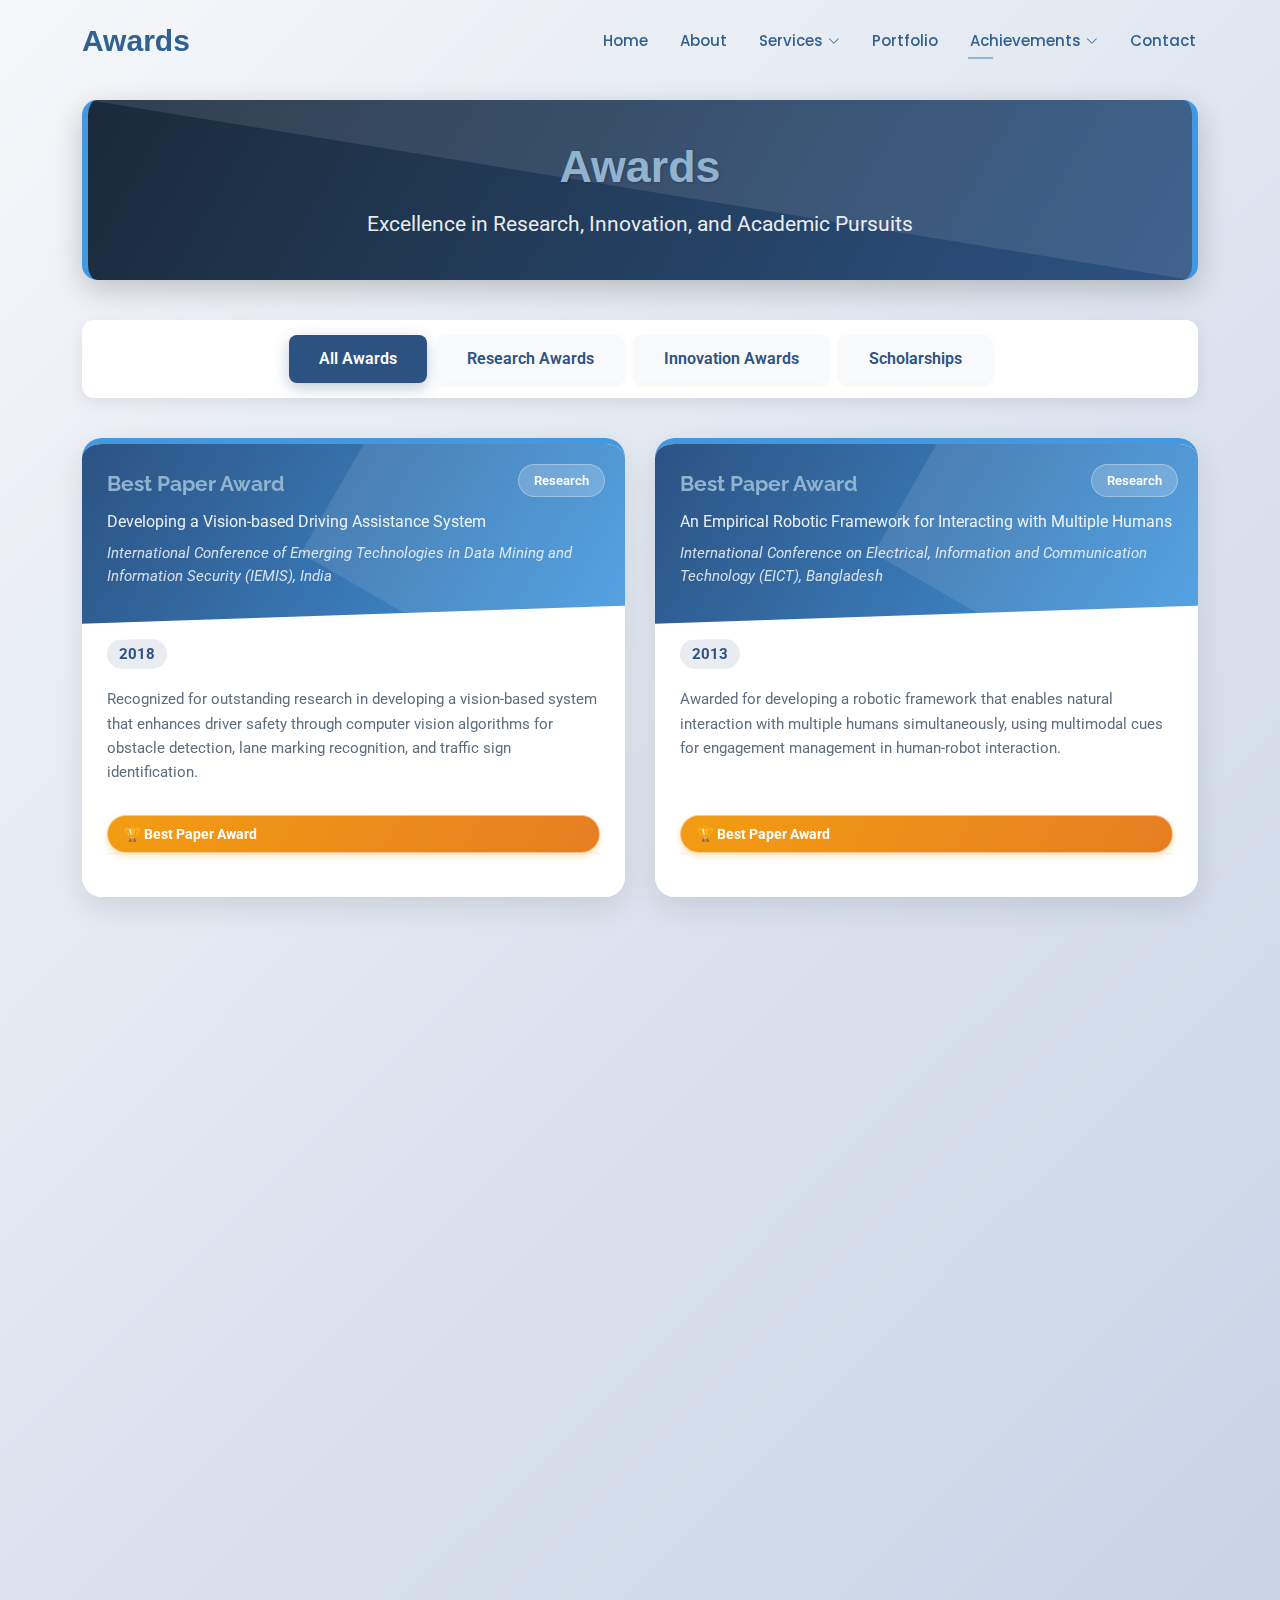
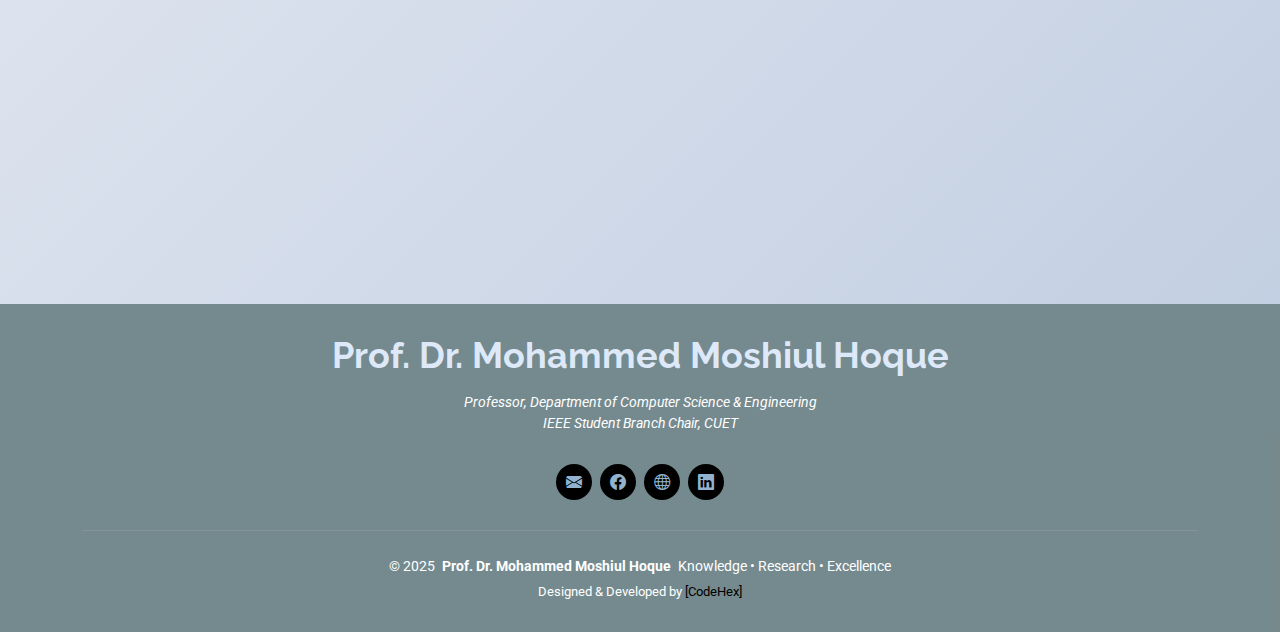
<file: Personal/awards.html>
<!DOCTYPE html>
<html lang="en">

<head>
  <meta charset="utf-8">
  <meta content="width=device-width, initial-scale=1.0" name="viewport">
  <title>Awards - Personal Portfolio</title>
  <meta name="description" content="">
  <meta name="keywords" content="">

  <!-- Favicons -->
  <link href="assets/img/favicon.png" rel="icon">
  <link href="assets/img/apple-touch-icon.png" rel="apple-touch-icon">

  <!-- Fonts -->
  <link href="https://fonts.googleapis.com" rel="preconnect">
  <link href="https://fonts.gstatic.com" rel="preconnect" crossorigin>
  <link href="https://fonts.googleapis.com/css2?family=Roboto:ital,wght@0,100;0,300;0,400;0,500;0,700;0,900;1,100;1,300;1,400;1,500;1,700;1,900&family=Poppins:ital,wght@0,100;0,200;0,300;0,400;0,500;0,600;0,700;0,800;0,900;1,100;1,200;1,300;1,400;1,500;1,600;1,700;1,800;1,900&family=Raleway:ital,wght@0,100;0,200;0,300;0,400;0,500;0,600;0,700;0,800;0,900;1,100;1,200;1,300;1,400;1,500;1,600;1,700;1,800;1,900&display=swap" rel="stylesheet">

  <!-- Vendor CSS Files -->
  <link href="assets/vendor/bootstrap/css/bootstrap.min.css" rel="stylesheet">
  <link href="assets/vendor/bootstrap-icons/bootstrap-icons.css" rel="stylesheet">
  <link href="assets/vendor/aos/aos.css" rel="stylesheet">
  <link href="assets/vendor/swiper/swiper-bundle.min.css" rel="stylesheet">
  <link href="assets/vendor/glightbox/css/glightbox.min.css" rel="stylesheet">

  <!-- Main CSS File -->
  <link href="assets/css/main.css" rel="stylesheet">

  <style>
       /* ===== Navbar Custom Colors ===== */
    .header .logo h1{
      color: #32608f;
      font-family: 'Segoe UI', Tahoma, Geneva, Verdana, sans-serif;
    }
    .scrolled .header
 {
    --background-color: #e7eef1;
}

/* Default link color */
#navmenu ul li a {
  color: #32608f;    
  font-weight: 500;
  transition: color 0.3s ease;
}

/* Hover effect */
#navmenu ul li a:hover {
  color: #5e8dc5;    
}

/* Active page */
#navmenu ul li a.active {
  color:  #32608f;    
  font-weight: 500;
}
/* Research link */
#navmenu ul li ul li a[href="research.html"] {
  color: #fff; 
}

/* Publications link */
#navmenu ul li ul li a[href="publications.html"] {
  color: #fff;  
}

/* Awards link */
#navmenu ul li ul li a[href="awards.html"] {
  color: #fff;   
}
/* Experience link */
#navmenu ul li ul li a[href="experience.html"] {
  color: #fff;   
}

/* Leadership link */
#navmenu ul li ul li a[href="leadership.html"] {
  color: #fff;   
}
/* Optional: hover effect for dropdown items */
#navmenu ul li ul li a:hover {
  color: #32608f;  
}

    /* Awards Section Styles */
    .awards-section {
      padding: 100px 0 50px;
      background: linear-gradient(135deg, #f5f7fa 0%, #c3cfe2 100%);
      min-height: 100vh;
      position: relative;
      overflow: hidden;
    }

    .awards-header {
      text-align: center;
      margin-bottom: 40px;
      padding: 40px 20px;
      background: linear-gradient(120deg, #1a2a3a, #2c5282);
      color: white;
      border-radius: 15px;
      box-shadow: 0 10px 30px rgba(0, 0, 0, 0.2);
      position: relative;
      overflow: hidden;
      border-left: 6px solid #4299e1;
      border-right: 6px solid #4299e1;
    }
    
    .awards-header::before {
      content: "";
      position: absolute;
      top: 0;
      left: 0;
      width: 100%;
      height: 100%;
      background: url('data:image/svg+xml;utf8,<svg xmlns="http://www.w3.org/2000/svg" viewBox="0 0 100 100" preserveAspectRatio="none"><path d="M0,0 L100,0 L100,100 Z" fill="rgba(255,255,255,0.1)"/></svg>');
      background-size: cover;
    }
    
    .awards-header h1 {
      font-family: 'Segoe UI', Tahoma, Geneva, Verdana, sans-serif;
      font-size: 2.8rem;
      margin-bottom: 15px;
      font-weight: 700;
      position: relative;
      text-shadow: 1px 1px 3px rgba(0,0,0,0.2);
    }
    
    .awards-subtitle {
      font-size: 1.3rem;
      opacity: 0.9;
      max-width: 800px;
      margin: 0 auto;
      position: relative;
    }

    /* Tab Navigation */
    .tab-nav {
      display: flex;
      justify-content: center;
      flex-wrap: wrap;
      gap: 10px;
      margin-bottom: 40px;
      background: white;
      padding: 15px;
      border-radius: 12px;
      box-shadow: 0 5px 15px rgba(0, 0, 0, 0.08);
    }

    .tab-btn {
      padding: 12px 30px;
      background: #f8f9fa;
      border: none;
      color: #2c5282;
      border-radius: 8px;
      font-weight: 600;
      transition: all 0.3s ease;
      cursor: pointer;
      box-shadow: 0 2px 5px rgba(0, 0, 0, 0.05);
    }

    .tab-btn:hover {
      background: #e9ecef;
      transform: translateY(-2px);
    }

    .tab-btn.active {
      background: #2c5282;
      color: white;
      box-shadow: 0 5px 15px rgba(44, 82, 130, 0.3);
    }

    .award-counter {
      text-align: center;
      margin-bottom: 30px;
      font-size: 1.1rem;
      color: #2c3e50;
      background: white;
      padding: 15px;
      border-radius: 10px;
      box-shadow: 0 3px 10px rgba(0, 0, 0, 0.05);
    }

    /* Tab Content */
    .tab-content {
      display: none;
    }

    .tab-content.active {
      display: block;
      animation: fadeIn 0.5s ease;
    }

    @keyframes fadeIn {
      from { opacity: 0; }
      to { opacity: 1; }
    }

    .awards-container {
      display: grid;
      grid-template-columns: repeat(auto-fill, minmax(380px, 1fr));
      gap: 30px;
      margin-bottom: 50px;
    }

    /* Enhanced Award Card Design */
    .award-card {
      background: white;
      border-radius: 20px;
      overflow: hidden;
      box-shadow: 0 10px 30px rgba(0, 0, 0, 0.1);
      transition: all 0.4s ease;
      display: flex;
      flex-direction: column;
      height: 100%;
      border-top: 6px solid #4299e1;
      position: relative;
      transform-style: preserve-3d;
      perspective: 1000px;
    }

    .award-card::before {
      content: '';
      position: absolute;
      top: 0;
      left: 0;
      width: 100%;
      height: 100%;
      background: linear-gradient(135deg, rgba(66, 153, 225, 0.05) 0%, rgba(44, 82, 130, 0.1) 100%);
      z-index: -1;
      opacity: 0;
      transition: opacity 0.4s ease;
    }

    .award-card:hover::before {
      opacity: 1;
    }

    .award-card:hover {
      transform: translateY(-10px) rotateX(5deg);
      box-shadow: 0 20px 40px rgba(0, 0, 0, 0.15);
    }

    .award-header {
      padding: 25px 25px 20px;
      background: linear-gradient(120deg, #2c5282, #4299e1);
      color: white;
      position: relative;
      overflow: hidden;
      clip-path: polygon(0 0, 100% 0, 100% 90%, 0 100%);
    }

    .award-header::after {
      content: '';
      position: absolute;
      top: -50%;
      right: -50%;
      width: 100%;
      height: 200%;
      background: rgba(255,255,255,0.1);
      transform: rotate(30deg);
      transition: all 0.5s ease;
    }

    .award-card:hover .award-header::after {
      transform: rotate(30deg) translateX(-100px);
    }

    .award-type {
      position: absolute;
      top: 20px;
      right: 20px;
      background: rgba(255, 255, 255, 0.2);
      padding: 6px 15px;
      border-radius: 20px;
      font-size: 0.8rem;
      font-weight: 600;
      backdrop-filter: blur(5px);
      border: 1px solid rgba(255,255,255,0.3);
    }

    .award-title {
      font-size: 1.3rem;
      font-weight: 700;
      margin-bottom: 12px;
      line-height: 1.4;
      position: relative;
      z-index: 1;
    }

    .award-project {
      font-size: 1rem;
      opacity: 0.9;
      margin-bottom: 8px;
      position: relative;
      z-index: 1;
    }

    .award-organization {
      font-size: 0.95rem;
      opacity: 0.8;
      font-style: italic;
      position: relative;
      z-index: 1;
    }

    .award-body {
      padding: 25px;
      flex-grow: 1;
      display: flex;
      flex-direction: column;
      position: relative;
      clip-path: polygon(0 10%, 100% 0, 100% 100%, 0 100%);
      margin-top: -10px;
      background: white;
      border-radius: 0 0 20px 20px;
    }

    .award-meta {
      display: flex;
      justify-content: space-between;
      margin-bottom: 18px;
      font-size: 0.95rem;
      color: #5d6d7e;
    }

    .award-year {
      font-weight: 700;
      color: #2c5282;
      background: rgba(44, 82, 130, 0.1);
      padding: 4px 12px;
      border-radius: 20px;
    }

    .award-description {
      color: #5d6d7e;
      line-height: 1.6;
      margin-bottom: 18px;
      flex-grow: 1;
      font-size: 0.95rem;
    }

    .award-footer {
      display: flex;
      justify-content: space-between;
      align-items: center;
      padding-top: 18px;
      border-top: 1px solid #ecf0f1;
    }

    .award-icon {
      display: flex;
      align-items: center;
      gap: 8px;
      font-size: 0.95rem;
      color: #5d6d7e;
      font-weight: 500;
    }

    .award-links {
      display: flex;
      gap: 10px;
    }

    .award-link {
      display: inline-flex;
      align-items: center;
      justify-content: center;
      width: 38px;
      height: 38px;
      background: #e8f4fc;
      color: #3498db;
      border-radius: 50%;
      transition: all 0.3s ease;
      text-decoration: none;
      box-shadow: 0 2px 5px rgba(0,0,0,0.05);
    }

    .award-link:hover {
      background: #3498db;
      color: white;
      transform: scale(1.1) rotate(5deg);
      box-shadow: 0 4px 8px rgba(52, 152, 219, 0.3);
    }

    .award-badge {
      display: inline-block;
      background: linear-gradient(120deg, #f39c12, #e67e22);
      color: white;
      padding: 8px 16px;
      border-radius: 20px;
      font-size: 0.85rem;
      font-weight: 700;
      margin-top: 12px;
      box-shadow: 0 3px 6px rgba(243, 156, 18, 0.3);
      border: 1px solid rgba(255,255,255,0.5);
    }

    .scholarship-badge {
      display: inline-block;
      background: linear-gradient(120deg, #f39c12, #e67e22);
      color: white;
      padding: 8px 16px;
      border-radius: 20px;
      font-size: 0.85rem;
      font-weight: 700;
      margin-top: 12px;
      box-shadow: 0 3px 6px rgba(155, 89, 182, 0.3);
      border: 1px solid rgba(255,255,255,0.5);
    }

    .innovation-badge {
      display: inline-block;
      background: linear-gradient(120deg, #f39c12, #e67e22);
      color: white;
      padding: 8px 16px;
      border-radius: 20px;
      font-size: 0.85rem;
      font-weight: 700;
      margin-top: 12px;
      box-shadow: 0 3px 6px rgba(39, 174, 96, 0.3);
      border: 1px solid rgba(255,255,255,0.5);
    }

    /* Two-color header styling */
    .sitename {
      color: #dde8f8;
      font-weight: 700;
    }

   

    /* Responsive adjustments */
    @media (max-width: 768px) {
      .awards-container {
        grid-template-columns: 1fr;
      }
      
      .awards-header h1 {
        font-size: 2.2rem;
      }
      
      .awards-subtitle {
        font-size: 1.1rem;
      }
      
      .tab-nav {
        flex-direction: column;
        align-items: center;
      }
      
      .tab-btn {
        width: 100%;
        max-width: 250px;
      }

    }
  </style>
</head>

<body class="index-page">

  <header id="header" class="header d-flex align-items-center fixed-top">
    <div class="container-fluid container-xl position-relative d-flex align-items-center justify-content-between">

      <a href="index.html" class="logo d-flex align-items-center">
        <h1 class="sitename">Awards</h1>
      </a>

      <nav id="navmenu" class="navmenu">
        <ul>
          <li><a href="index.html">Home</a></li>
          <li><a href="about.html">About</a></li>
          <!-- <li><a href="resume.html">Resume</a></li> -->
          <li class="dropdown"><a href="#"><span>Services</span> <i class="bi bi-chevron-down toggle-dropdown"></i></a>
            <ul>
               <li><a href="experience.html">Experience</a></li>
               <li><a href="leadership.html">Leadership</a></li>
            </ul>
          </li>
          <li><a href="portfolio.html">Portfolio</a></li>
          <li class="dropdown"><a href="#" class="active"><span>Achievements</span> <i class="bi bi-chevron-down toggle-dropdown"></i></a>
            <ul>
              <li><a href="research.html">Research</a></li>
              <li><a href="publications.html">Publications</a></li>
              <li><a href="awards.html">Awards</a></li>
            </ul>
          </li>
          <li><a href="contact.html">Contact</a></li>
        </ul>
        <i class="mobile-nav-toggle d-xl-none bi bi-list"></i>
      </nav>

    </div>
  </header>

  <main id="main">
    <!-- Awards Section -->
    <section class="awards-section">
      
      <div class="container">
        <header class="awards-header" data-aos="fade-up">
          <h1>Awards</h1>
          <p class="awards-subtitle">Excellence in Research, Innovation, and Academic Pursuits</p>
        </header>
        
        <!-- Tab Navigation -->
        <div class="tab-nav" data-aos="fade-up" data-aos-delay="100">
          <button class="tab-btn active" data-tab="all">All Awards</button>
          <button class="tab-btn" data-tab="research">Research Awards</button>
          <button class="tab-btn" data-tab="innovation">Innovation Awards</button>
          <button class="tab-btn" data-tab="scholarship">Scholarships</button>
        </div>
        
        <!-- All Awards Tab -->
        <div class="tab-content active" id="all-tab">
          <div class="awards-container">
            
            <!-- Research Awards -->
            <div class="award-card" data-category="research" data-aos="fade-up" data-aos-delay="300">
              <div class="award-header">
                <div class="award-type">Research</div>
                <h3 class="award-title">Best Paper Award</h3>
                <p class="award-project">Developing a Vision-based Driving Assistance System</p>
                <p class="award-organization">International Conference of Emerging Technologies in Data Mining and Information Security (IEMIS), India</p>
              </div>
              <div class="award-body">
                <div class="award-meta">
                  <span class="award-year">2018</span>
                </div>
                <p class="award-description">
                  Recognized for outstanding research in developing a vision-based system that enhances driver safety through computer vision algorithms for obstacle detection, lane marking recognition, and traffic sign identification.
                </p>
                <div class="award-badge">🏆 Best Paper Award</div>
                <div class="award-footer">
                </div>
              </div>
            </div>
            
            <div class="award-card" data-category="research" data-aos="fade-up" data-aos-delay="350">
              <div class="award-header">
                <div class="award-type">Research</div>
                <h3 class="award-title">Best Paper Award</h3>
                <p class="award-project">An Empirical Robotic Framework for Interacting with Multiple Humans</p>
                <p class="award-organization">International Conference on Electrical, Information and Communication Technology (EICT), Bangladesh</p>
              </div>
              <div class="award-body">
                <div class="award-meta">
                  <span class="award-year">2013</span>
                </div>
                <p class="award-description">
                  Awarded for developing a robotic framework that enables natural interaction with multiple humans simultaneously, using multimodal cues for engagement management in human-robot interaction.
                </p>
                <div class="award-badge">🏆 Best Paper Award</div>
                <div class="award-footer">
                </div>
              </div>
            </div>
            
            
            
            <!-- Innovation Awards -->
               <div class="award-card" data-category="research" data-aos="fade-up" data-aos-delay="350">
              <div class="award-header">
                <div class="award-type">Innovation</div>
                <h3 class="award-title">2nd Runner up Award</h3>
                <p class="award-project">Design an Empirical Framework to Estimate the Driver's Attention</p>
                <p class="award-organization">Civil Service in Development Innovation 2016 at Solve-a-Thon Category</p>
              </div>
              <div class="award-body">
                <div class="award-meta">
                  <span class="award-year">2016</span>
                </div>
                <p class="award-description">
                  Recognized for innovative approach in developing a framework to estimate driver attention, contributing to road safety through advanced monitoring systems that detect distraction and fatigue in real-time.
                </p>
                <div class="innovation-badge">🥉 2nd Runner Up</div>
                <div class="award-footer">
                </div>
              </div>
            </div>
             <div class="award-card" data-category="research" data-aos="fade-up" data-aos-delay="350">
              <div class="award-header">
                <div class="award-type">Innovation</div>
                <h3 class="award-title">Champion Award</h3>
                <p class="award-project">Digital Innovation Fair</p>
                <p class="award-organization">Division & District Level</p>
              </div>
              <div class="award-body">
                <div class="award-meta">
                  <span class="award-year">2016</span>
                </div>
                <p class="award-description">
                  Awarded champion in both Division and District levels for outstanding digital innovation, showcasing cutting-edge technological solutions with practical applications in real-world scenarios.
                </p>
                <div class="innovation-badge">🥇 Champion Award</div>
                <div class="award-footer">
                </div>
              </div>
            </div>
            
          
            
            <!-- Scholarships -->
              <div class="award-card" data-category="research" data-aos="fade-up" data-aos-delay="350">
              <div class="award-header">
                <div class="award-type">Scholarship</div>
                <h3 class="award-title">Monbukagakusho Scholarship</h3>
                <p class="award-project">Doctoral Program at Saitama University, Japan</p>
                <p class="award-organization">Ministry of Education, Culture, Sports, Science and Technology, Japan</p>
              </div>
              <div class="award-body">
                <div class="award-meta">
                  <span class="award-year">2009-2012</span>
                </div>
                <p class="award-description">
                  Prestigious Japanese government scholarship awarded to outstanding international students for doctoral research, covering full tuition, living expenses, and research support at Saitama University.
                </p>
                
                <div class="scholarship-badge">🎓 Doctoral Scholarship</div>
                <div class="award-footer">
                  <div class="award-icon">
                    <i class="bi bi-mortarboard"></i> Academic Excellence
                  </div>
                </div>
              </div>
            </div>
            <div class="award-card" data-category="scholarship" data-aos="fade-up" data-aos-delay="550">
              <div class="award-header">
                <div class="award-type">Scholarship</div>
                <h3 class="award-title">Korean Government Scholarship</h3>
                <p class="award-project">PhD Research at Kyung Hee University, South Korea</p>
                <p class="award-organization">Korean Government for IT International Students</p>
              </div>
              <div class="award-body">
                <div class="award-meta">
                  <span class="award-year">2008-2009</span>
                </div>
                <p class="award-description">
                  Competitive scholarship awarded to international students pursuing IT-related PhD research, providing comprehensive support for academic and research activities at Kyung Hee University.
                </p>
                <div class="scholarship-badge">🎓 PhD Scholarship</div>
                <div class="award-footer">
                  <div class="award-icon">
                    <i class="bi bi-mortarboard"></i> Academic Excellence
                  </div>
                </div>
              </div>
            </div>
            
          </div>
        </div>
        
        <!-- Research Awards Tab -->
        <div class="tab-content" id="research-tab">
          <div class="awards-container">
            <!-- Research Awards content -->
            <div class="award-card" data-category="research" data-aos="fade-up" data-aos-delay="300">
              <div class="award-header">
                <div class="award-type">Research</div>
                <h3 class="award-title">Best Paper Award</h3>
                <p class="award-project">Developing a Vision-based Driving Assistance System</p>
                <p class="award-organization">International Conference of Emerging Technologies in Data Mining and Information Security (IEMIS), India</p>
              </div>
              <div class="award-body">
                <div class="award-meta">
                  <span class="award-year">2018</span>
                </div>
                <p class="award-description">
                  Recognized for outstanding research in developing a vision-based system that enhances driver safety through computer vision algorithms for obstacle detection, lane marking recognition, and traffic sign identification.
                </p>
                <div class="award-badge">🏆 Best Paper Award</div>
                <div class="award-footer">
                </div>
              </div>
            </div>
            
            <div class="award-card" data-category="research" data-aos="fade-up" data-aos-delay="350">
              <div class="award-header">
                <div class="award-type">Research</div>
                <h3 class="award-title">Best Paper Award</h3>
                <p class="award-project">An Empirical Robotic Framework for Interacting with Multiple Humans</p>
                <p class="award-organization">International Conference on Electrical, Information and Communication Technology (EICT), Bangladesh</p>
              </div>
              <div class="award-body">
                <div class="award-meta">
                  <span class="award-year">2013</span>
                </div>
                <p class="award-description">
                  Awarded for developing a robotic framework that enables natural interaction with multiple humans simultaneously, using multimodal cues for engagement management in human-robot interaction.
                </p>
                <div class="award-badge">🏆 Best Paper Award</div>
                <div class="award-footer">
                </div>
              </div>
            </div>
            <div class="award-card" data-category="research" data-aos="fade-up" data-aos-delay="350">
              <div class="award-header">
                <div class="award-type">Research</div>
                <h3 class="award-title">Best Paper Presentation Award</h3>
                <p class="award-project">Controlling Human Attention Through Robot's Gaze Behaviors</p>
                <p class="award-organization">International Conference on Human System Integration (HSI), Japan</p>
              </div>
              <div class="award-body">
                <div class="award-meta">
                  <span class="award-year">2011</span>
                </div>
                <p class="award-description">
                  Recognized for excellent presentation of research on how robot gaze behaviors—such as blinking and head movements—can attract and control human attention, enhancing human-robot interaction.
                </p>
                <div class="award-badge">🏆 Best Presentation Award</div>
                <div class="award-footer">
                </div>
              </div>
            </div>
            
          </div>
        </div>
        
        <!-- Innovation Awards Tab -->
        <div class="tab-content" id="innovation-tab">
          <div class="awards-container">
            <!-- Innovation Awards content -->
            <div class="award-card" data-category="research" data-aos="fade-up" data-aos-delay="350">
              <div class="award-header">
                <div class="award-type">Innovation</div>
                <h3 class="award-title">2nd Runner up Award</h3>
                <p class="award-project">Design an Empirical Framework to Estimate the Driver's Attention</p>
                <p class="award-organization">Civil Service in Development Innovation 2016 at Solve-a-Thon Category</p>
              </div>
              <div class="award-body">
                <div class="award-meta">
                  <span class="award-year">2016</span>
                </div>
                <p class="award-description">
                  Recognized for innovative approach in developing a framework to estimate driver attention, contributing to road safety through advanced monitoring systems that detect distraction and fatigue in real-time.
                </p>
                <div class="innovation-badge">🥉 2nd Runner Up</div>
                <div class="award-footer">
                </div>
              </div>
            </div>
             <div class="award-card" data-category="research" data-aos="fade-up" data-aos-delay="350">
              <div class="award-header">
                <div class="award-type">Innovation</div>
                <h3 class="award-title">Champion Award</h3>
                <p class="award-project">Digital Innovation Fair</p>
                <p class="award-organization">Division & District Level</p>
              </div>
              <div class="award-body">
                <div class="award-meta">
                  <span class="award-year">2016</span>
                </div>
                <p class="award-description">
                  Awarded champion in both Division and District levels for outstanding digital innovation, showcasing cutting-edge technological solutions with practical applications in real-world scenarios.
                </p>
                <div class="innovation-badge">🥇 Champion Award</div>
                <div class="award-footer">
                </div>
              </div>
            </div>
            </div>
        </div>
        <!-- Scholarships Tab -->
        <div class="tab-content" id="scholarship-tab">
          <div class="awards-container">
            <!-- Scholarships content -->
           <div class="award-card" data-category="research" data-aos="fade-up" data-aos-delay="350">
              <div class="award-header">
                <div class="award-type">Scholarship</div>
                <h3 class="award-title">Monbukagakusho Scholarship</h3>
                <p class="award-project">Doctoral Program at Saitama University, Japan</p>
                <p class="award-organization">Ministry of Education, Culture, Sports, Science and Technology, Japan</p>
              </div>
              <div class="award-body">
                <div class="award-meta">
                  <span class="award-year">2009-2012</span>
                </div>
                <p class="award-description">
                  Prestigious Japanese government scholarship awarded to outstanding international students for doctoral research, covering full tuition, living expenses, and research support at Saitama University.
                </p>
                
                <div class="scholarship-badge">🎓 Doctoral Scholarship</div>
                <div class="award-footer">
                  <div class="award-icon">
                    <i class="bi bi-mortarboard"></i> Academic Excellence
                  </div>
                </div>
              </div>
            </div>
            <div class="award-card" data-category="scholarship" data-aos="fade-up" data-aos-delay="550">
              <div class="award-header">
                <div class="award-type">Scholarship</div>
                <h3 class="award-title">Korean Government Scholarship</h3>
                <p class="award-project">PhD Research at Kyung Hee University, South Korea</p>
                <p class="award-organization">Korean Government for IT International Students</p>
              </div>
              <div class="award-body">
                <div class="award-meta">
                  <span class="award-year">2008-2009</span>
                </div>
                <p class="award-description">
                  Competitive scholarship awarded to international students pursuing IT-related PhD research, providing comprehensive support for academic and research activities at Kyung Hee University.
                </p>
                <div class="scholarship-badge">🎓 PhD Scholarship</div>
                <div class="award-footer">
                  <div class="award-icon">
                    <i class="bi bi-mortarboard"></i> Academic Excellence
                  </div>
                </div>
              </div>
            </div>
             <div class="award-card" data-category="scholarship" data-aos="fade-up" data-aos-delay="550">
              <div class="award-header">
                <div class="award-type">Scholarship</div>
                <h3 class="award-title">President Scholarship</h3>
                <p class="award-project">Supporting Tuition Fees</p>
                <p class="award-organization">Kyung Hee University, South Korea</p>
              </div>
              <div class="award-body">
                <div class="award-meta">
                  <span class="award-year">2008-2009</span>
                </div>
                <p class="award-description">
                  University-level scholarship awarded for outstanding academic performance, covering tuition fees during PhD research at Kyung Hee University, South Korea.
                </p>
                <div class="scholarship-badge">🎓 Tution Scholarship</div>
                <div class="award-footer">
                  <div class="award-icon">
                    <i class="bi bi-mortarboard"></i> Academic Excellence
                  </div>
                </div>
              </div>
            </div>
           <div class="award-card" data-category="scholarship" data-aos="fade-up" data-aos-delay="550">
              <div class="award-header">
                <div class="award-type">Scholarship</div>
                <h3 class="award-title">Higher Study Scholarship</h3>
                <p class="award-project">Chittagong University of Engineering & Technology</p>
                <p class="award-organization">CUET, Bangladesh</p>
              </div>
              <div class="award-body">
                <div class="award-meta">
                  <span class="award-year">2002-2004</span>
                </div>
                <p class="award-description">
                 Scholarship awarded for higher studies, supporting academic pursuits and research activities at Chittagong University of Engineering & Technology.
                </p>
                <div class="scholarship-badge">🎓 Higher Study Scholarship</div>
                <div class="award-footer">
                  <div class="award-icon">
                    <i class="bi bi-mortarboard"></i> Academic Excellence
                  </div>
                </div>
              </div>
            </div>
            <div class="award-card" data-category="scholarship" data-aos="fade-up" data-aos-delay="550">
              <div class="award-header">
                <div class="award-type">Scholarship</div>
                <h3 class="award-title">Technical Scholarship</h3>
                <p class="award-project">Chittagong University of Engineering & Technology</p>
                <p class="award-organization">CUET, Bangladesh</p>
              </div>
              <div class="award-body">
                <div class="award-meta">
                  <span class="award-year">1996-2000</span>
                </div>
                <p class="award-description">
                 Technical scholarship awarded for outstanding performance in engineering studies at Chittagong University of Engineering & Technology, supporting academic excellence throughout the undergraduate program.
                </p>
                <div class="scholarship-badge">🎓 Technical Scholarship</div>
                <div class="award-footer">
                  <div class="award-icon">
                    <i class="bi bi-mortarboard"></i> Academic Excellence
                  </div>
                </div>
              </div>
            </div>
  
          </div>
        </div>
      </div>
    </section>
  </main>

   <footer id="footer" class="footer dark-background">
    <div class="container text-center">
      <h3 class="sitename">Prof. Dr. Mohammed Moshiul Hoque</h3>
      <p>Professor, Department of Computer Science & Engineering<br>
         IEEE Student Branch Chair, CUET</p>
      
      <div class="social-links d-flex justify-content-center">
        <a href="mailto:mmoshiulh@gmail.com"><i class="bi bi-envelope-fill"></i></a>
        <a href="https://www.facebook.com/mohammed.m.hoque.92/"><i class="bi bi-facebook"></i></a>
        <a href="https://ieee.org"><i class="bi bi-globe"></i></a>
        <a href="https://www.linkedin.com/in/sir-profile"><i class="bi bi-linkedin"></i></a>
      </div>

      <div class="copyright mt-3">
        <span>© 2025</span> <strong class="px-1">Prof. Dr. Mohammed Moshiul Hoque</strong> <span>Knowledge • Research • Excellence</span>
      </div>

      <div class="credits">
        Designed & Developed by <a href="#">[CodeHex]</a>
      </div>
    </div>
  </footer>


  <!-- Scroll Top -->
  <a href="#" id="scroll-top" class="scroll-top d-flex align-items-center justify-content-center"><i class="bi bi-arrow-up-short"></i></a>

  <!-- Preloader -->
  <div id="preloader"></div>

  <!-- Vendor JS Files -->
  <script src="assets/vendor/bootstrap/js/bootstrap.bundle.min.js"></script>
  <script src="assets/vendor/php-email-form/validate.js"></script>
  <script src="assets/vendor/aos/aos.js"></script>
  <script src="assets/vendor/typed.js/typed.umd.js"></script>
  <script src="assets/vendor/purecounter/purecounter_vanilla.js"></script>
  <script src="assets/vendor/waypoints/noframework.waypoints.js"></script>
  <script src="assets/vendor/swiper/swiper-bundle.min.js"></script>
  <script src="assets/vendor/glightbox/js/glightbox.min.js"></script>
  <script src="assets/vendor/imagesloaded/imagesloaded.pkgd.min.js"></script>
  <script src="assets/vendor/isotope-layout/isotope.pkgd.min.js"></script>

  <!-- Main JS File -->
  <script src="assets/js/main.js"></script>

  <script>
    // Tab functionality
    document.addEventListener('DOMContentLoaded', function() {
      const tabButtons = document.querySelectorAll('.tab-btn');
      const tabContents = document.querySelectorAll('.tab-content');
      const awardCount = document.getElementById('award-count');
      
      // Award counts for each tab
      const awardCounts = {
        'all': document.querySelectorAll('.award-card').length,
        'research': document.querySelectorAll('.award-card[data-category="research"]').length,
        'innovation': document.querySelectorAll('.award-card[data-category="innovation"]').length,
        'scholarship': document.querySelectorAll('.award-card[data-category="scholarship"]').length
      };
      
      // Switch tabs
      tabButtons.forEach(button => {
        button.addEventListener('click', function() {
          // Remove active class from all buttons and contents
          tabButtons.forEach(btn => btn.classList.remove('active'));
          tabContents.forEach(content => content.classList.remove('active'));
          
          // Add active class to clicked button
          this.classList.add('active');
          
          // Show the corresponding tab content
          const tabId = this.getAttribute('data-tab') + '-tab';
          document.getElementById(tabId).classList.add('active');
          
          // Update award count
          awardCount.textContent = awardCounts[this.getAttribute('data-tab')];
        });
      });
      
      // Initialize award count
      awardCount.textContent = awardCounts['all'];
    });
  </script>

</body>

</html>
</file>
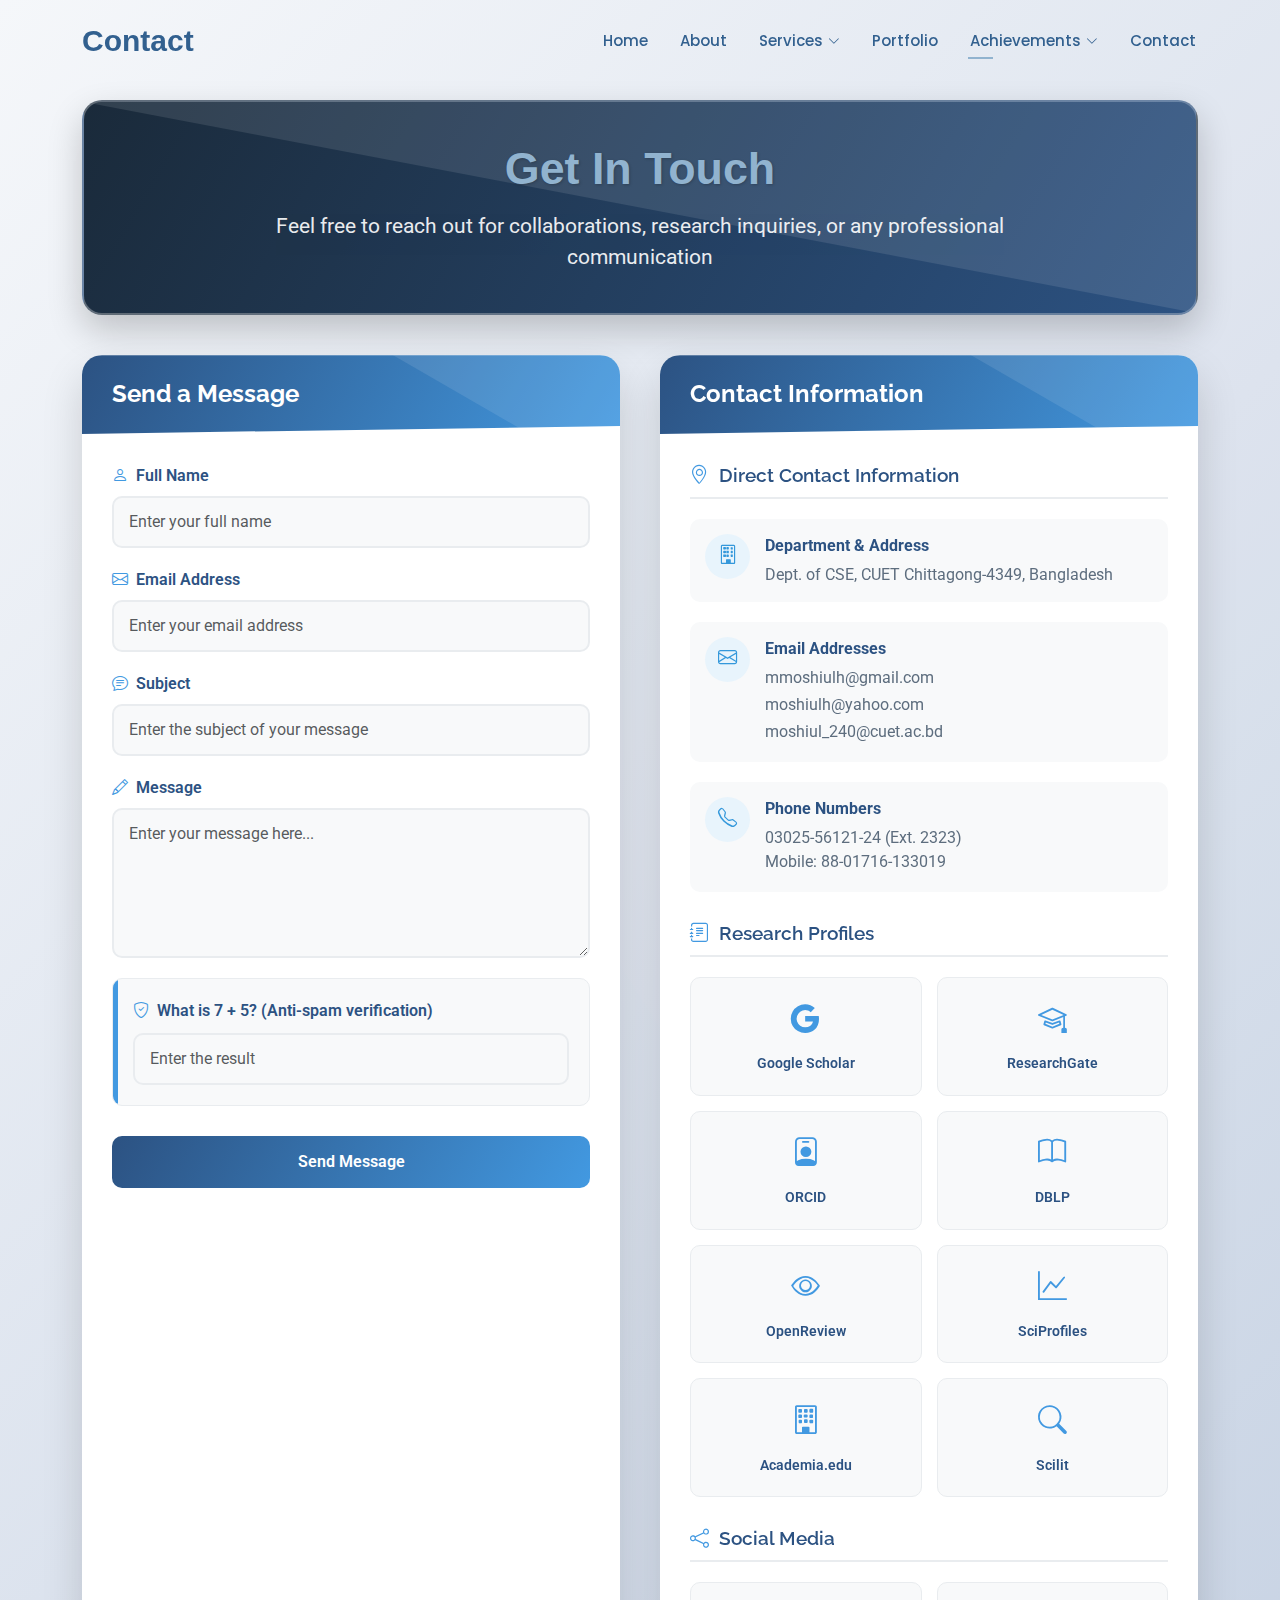
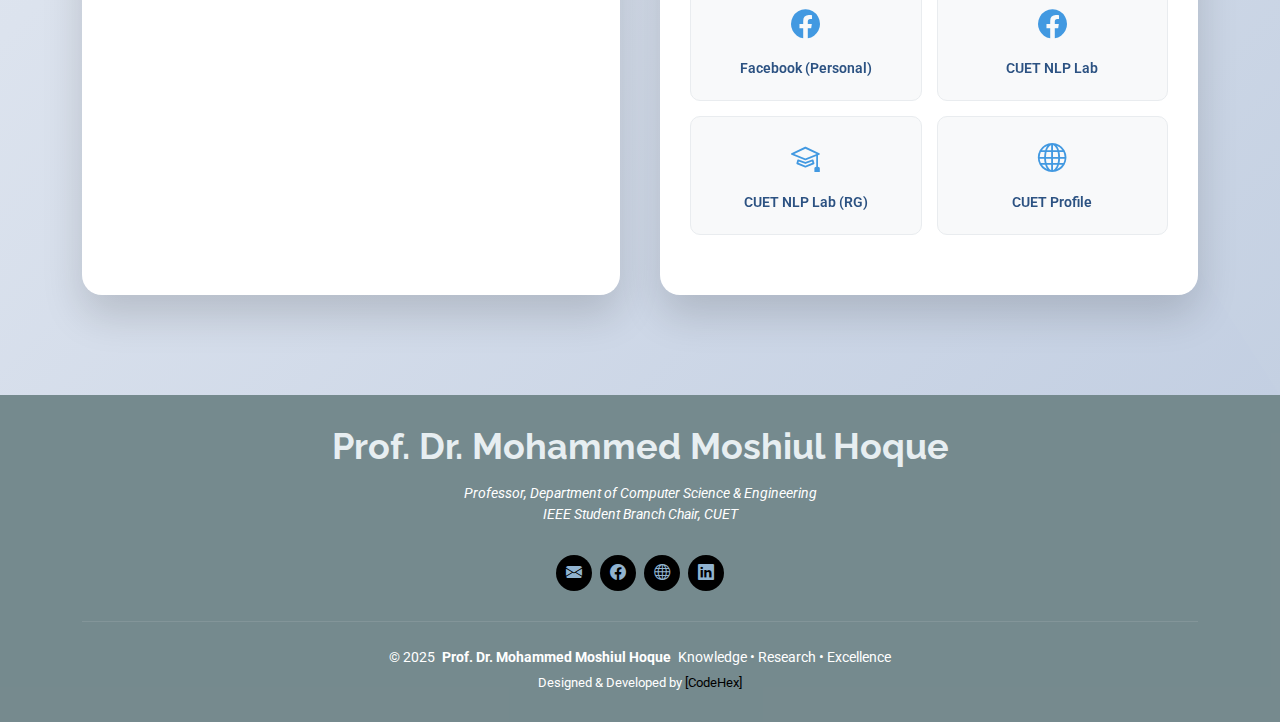
<file: Personal/contact.html>
<!DOCTYPE html>
<html lang="en">

<head>
  <meta charset="utf-8">
  <meta content="width=device-width, initial-scale=1.0" name="viewport">
  <title>Contact - Prof. Dr. Mohammed Moshiul Hoque</title>
  <meta name="description" content="Contact Prof. Dr. Mohammed Moshiul Hoque, Professor of CSE at CUET and Chair of IEEE Bangladesh Section">
  <meta name="keywords" content="contact, CUET, CSE, professor, IEEE, research">

  <!-- Favicons -->
  <link href="assets/img/favicon.png" rel="icon">
  <link href="assets/img/apple-touch-icon.png" rel="apple-touch-icon">

  <!-- Fonts -->
  <link href="https://fonts.googleapis.com" rel="preconnect">
  <link href="https://fonts.gstatic.com" rel="preconnect" crossorigin>
  <link href="https://fonts.googleapis.com/css2?family=Roboto:ital,wght@0,100;0,300;0,400;0,500;0,700;0,900;1,100;1,300;1,400;1,500;1,700;1,900&family=Poppins:ital,wght@0,100;0,200;0,300;0,400;0,500;0,600;0,700;0,800;0,900;1,100;1,200;1,300;1,400;1,500;1,600;1,700;1,800;1,900&family=Raleway:ital,wght@0,100;0,200;0,300;0,400;0,500;0,600;0,700;0,800;0,900;1,100;1,200;1,300;1,400;1,500;1,600;1,700;1,800;1,900&display=swap" rel="stylesheet">

  <!-- Vendor CSS Files -->
  <link href="assets/vendor/bootstrap/css/bootstrap.min.css" rel="stylesheet">
  <link href="assets/vendor/bootstrap-icons/bootstrap-icons.css" rel="stylesheet">
  <link href="assets/vendor/aos/aos.css" rel="stylesheet">
  <link href="assets/vendor/swiper/swiper-bundle.min.css" rel="stylesheet">
  <link href="assets/vendor/glightbox/css/glightbox.min.css" rel="stylesheet">

  <!-- Main CSS File -->
  <link href="assets/css/main.css" rel="stylesheet">

  <style>
     /* ===== Navbar Custom Colors ===== */
    .header .logo h1{
      color: #32608f;
      font-family: 'Segoe UI', Tahoma, Geneva, Verdana, sans-serif;
    }
    .scrolled .header
 {
    --background-color: #e7eef1;
}

/* Default link color */
#navmenu ul li a {
  color: #32608f;    
  font-weight: 500;
  transition: color 0.3s ease;
}

/* Hover effect */
#navmenu ul li a:hover {
  color: #5e8dc5;    
}

/* Active page */
#navmenu ul li a.active {
  color:  #32608f;   
  font-weight: 500;
}
/* Research link */
#navmenu ul li ul li a[href="research.html"] {
  color: #fff; 
}

/* Publications link */
#navmenu ul li ul li a[href="publications.html"] {
  color: #fff;  
}

/* Awards link */
#navmenu ul li ul li a[href="awards.html"] {
  color: #fff;   
}
/* Experience link */
#navmenu ul li ul li a[href="experience.html"] {
  color: #fff;   
}

/* Leadership link */
#navmenu ul li ul li a[href="leadership.html"] {
  color: #fff;   
}
/* Optional: hover effect for dropdown items */
#navmenu ul li ul li a:hover {
  color: #32608f;  
}
    /* Contact Section Styles */
    .contact-section {
      padding: 100px 0 50px;
      background: linear-gradient(135deg, #f5f7fa 0%, #c3cfe2 100%);
      min-height: 100vh;
      position: relative;
      overflow: hidden;
    }

    .contact-section::before {
      content: "";
      position: absolute;
      top: 0;
      left: 0;
      width: 100%;
      height: 100%;
      background-image: url('data:image/svg+xml;utf8,<svg xmlns="http://www.w3.org/2000/svg" viewBox="0 0 100 100" preserveAspectRatio="none"><path d="M0,0 L100,0 L100,100 Z" fill="rgba(255,255,255,0.03)"/></svg>');
      background-size: cover;
    }

    .contact-header {
      text-align: center;
      margin-bottom: 40px;
      padding: 40px 20px;
      background: linear-gradient(120deg, #1a2a3a, #2c5282);
      color: white;
      border-radius: 20px;
      box-shadow: 0 15px 35px rgba(0, 0, 0, 0.2);
      position: relative;
      overflow: hidden;
      border: 2px solid rgba(255, 255, 255, 0.3);
      z-index: 1;
    }
    
    .contact-header::before {
      content: "";
      position: absolute;
      top: 0;
      left: 0;
      width: 100%;
      height: 100%;
      background: url('data:image/svg+xml;utf8,<svg xmlns="http://www.w3.org/2000/svg" viewBox="0 0 100 100" preserveAspectRatio="none"><path d="M0,0 L100,0 L100,100 Z" fill="rgba(255,255,255,0.1)"/></svg>');
      background-size: cover;
    }
    
    .contact-header h1 {
      font-family: 'Segoe UI', Tahoma, Geneva, Verdana, sans-serif;
      font-size: 2.8rem;
      margin-bottom: 15px;
      font-weight: 700;
      position: relative;
      text-shadow: 1px 1px 3px rgba(0,0,0,0.2);
    }
    
    .contact-subtitle {
      font-size: 1.3rem;
      opacity: 0.9;
      max-width: 800px;
      margin: 0 auto;
      position: relative;
    }

    .contact-container {
      display: grid;
      grid-template-columns: 1fr 1fr;
      gap: 40px;
      margin-bottom: 50px;
    }

    @media (max-width: 992px) {
      .contact-container {
        grid-template-columns: 1fr;
      }
    }

    /* Enhanced Contact Form Styles */
    .contact-form-container {
      background: white;
      border-radius: 20px;
      padding: 0;
      box-shadow: 0 20px 40px rgba(0, 0, 0, 0.15);
      position: relative;
      overflow: hidden;
      z-index: 1;
      transform-style: preserve-3d;
      perspective: 1000px;
      transition: all 0.4s ease;
    }

    .contact-form-container::before {
      content: '';
      position: absolute;
      top: 0;
      left: 0;
      width: 100%;
      height: 100%;
      background: linear-gradient(135deg, rgba(66, 153, 225, 0.05) 0%, rgba(44, 82, 130, 0.1) 100%);
      z-index: -1;
      opacity: 0;
      transition: opacity 0.4s ease;
    }

    .contact-form-container:hover::before {
      opacity: 1;
    }

    .contact-form-container:hover {
      transform: translateY(-10px) rotateX(5deg);
      box-shadow: 0 25px 50px rgba(0, 0, 0, 0.2);
    }

    .form-header {
      background: linear-gradient(120deg, #2c5282, #4299e1);
      color: white;
      padding: 25px 30px;
      position: relative;
      overflow: hidden;
      clip-path: polygon(0 0, 100% 0, 100% 90%, 0 100%);
    }

    .form-header::after {
      content: '';
      position: absolute;
      top: -50%;
      right: -50%;
      width: 100%;
      height: 200%;
      background: rgba(255,255,255,0.1);
      transform: rotate(30deg);
      transition: all 0.5s ease;
    }

    .contact-form-container:hover .form-header::after {
      transform: rotate(30deg) translateX(-100px);
    }

    .form-title {
      font-weight: 700;
      font-size: 1.5rem;
      position: relative;
      z-index: 1;
      margin: 0;
      color: #fff;
    }

    .form-body {
      padding: 30px;
    }

    .form-group {
      margin-bottom: 20px;
      position: relative;
    }

    .form-label {
      font-weight: 600;
      color: #2c5282;
      margin-bottom: 8px;
      display: flex;
      align-items: center;
      gap: 8px;
    }

    .form-label i {
      color: #4299e1;
    }

    .form-control {
      border: 2px solid #e9ecef;
      border-radius: 10px;
      padding: 12px 15px;
      transition: all 0.3s ease;
      background: #f8f9fa;
    }

    .form-control:focus {
      border-color: #4299e1;
      box-shadow: 0 0 0 0.2rem rgba(66, 153, 225, 0.25);
      background: white;
    }

    textarea.form-control {
      min-height: 150px;
      resize: vertical;
    }

    .captcha-container {
      background: #f8f9fa;
      padding: 20px;
      border-radius: 10px;
      margin-bottom: 20px;
      border: 1px solid #e9ecef;
      position: relative;
      overflow: hidden;
    }

    .captcha-container::before {
      content: '';
      position: absolute;
      top: 0;
      left: 0;
      width: 5px;
      height: 100%;
      background: #4299e1;
    }

    .captcha-question {
      font-weight: 600;
      color: #2c5282;
      margin-bottom: 10px;
      display: flex;
      align-items: center;
      gap: 8px;
    }

    .captcha-question i {
      color: #4299e1;
    }

    .captcha-input {
      display: flex;
      gap: 10px;
    }

    .captcha-input input {
      flex: 1;
    }

    .btn-submit {
      background: linear-gradient(120deg, #2c5282, #4299e1);
      color: white;
      border: none;
      padding: 14px 30px;
      border-radius: 10px;
      font-weight: 600;
      transition: all 0.3s ease;
      width: 100%;
      margin-top: 10px;
      position: relative;
      overflow: hidden;
    }

    .btn-submit::before {
      content: '';
      position: absolute;
      top: 0;
      left: -100%;
      width: 100%;
      height: 100%;
      background: linear-gradient(90deg, transparent, rgba(255,255,255,0.3), transparent);
      transition: all 0.5s ease;
    }

    .btn-submit:hover::before {
      left: 100%;
    }

    .btn-submit:hover {
      transform: translateY(-3px);
      box-shadow: 0 8px 20px rgba(44, 82, 130, 0.4);
    }

    /* Enhanced Contact Info Styles */
    .contact-info-container {
      background: white;
      border-radius: 20px;
      padding: 0;
      box-shadow: 0 20px 40px rgba(0, 0, 0, 0.15);
      position: relative;
      overflow: hidden;
      z-index: 1;
      transform-style: preserve-3d;
      perspective: 1000px;
      transition: all 0.4s ease;
    }

    .contact-info-container::before {
      content: '';
      position: absolute;
      top: 0;
      left: 0;
      width: 100%;
      height: 100%;
      background: linear-gradient(135deg, rgba(66, 153, 225, 0.05) 0%, rgba(44, 82, 130, 0.1) 100%);
      z-index: -1;
      opacity: 0;
      transition: opacity 0.4s ease;
    }

    .contact-info-container:hover::before {
      opacity: 1;
    }

    .contact-info-container:hover {
      transform: translateY(-10px) rotateX(5deg);
      box-shadow: 0 25px 50px rgba(0, 0, 0, 0.2);
    }

    .info-header {
      background: linear-gradient(120deg, #2c5282, #4299e1);
      color: white;
      padding: 25px 30px;
      position: relative;
      overflow: hidden;
      clip-path: polygon(0 0, 100% 0, 100% 90%, 0 100%);
    }

    .info-header::after {
      content: '';
      position: absolute;
      top: -50%;
      right: -50%;
      width: 100%;
      height: 200%;
      background: rgba(255,255,255,0.1);
      transform: rotate(30deg);
      transition: all 0.5s ease;
    }

    .contact-info-container:hover .info-header::after {
      transform: rotate(30deg) translateX(-100px);
    }

    .info-title {
      font-weight: 700;
      font-size: 1.5rem;
      position: relative;
      z-index: 1;
      margin: 0;
      color: #fff;
    }

    .info-body {
      padding: 30px;
    }

    .info-section {
      margin-bottom: 30px;
      position: relative;
    }

    .section-title {
      color: #2c5282;
      font-weight: 600;
      margin-bottom: 20px;
      font-size: 1.2rem;
      display: flex;
      align-items: center;
      gap: 10px;
      padding-bottom: 10px;
      border-bottom: 2px solid #e9ecef;
    }

    .section-title i {
      color: #4299e1;
    }

    .contact-details {
      display: flex;
      flex-direction: column;
      gap: 20px;
    }

    .contact-item {
      display: flex;
      align-items: flex-start;
      gap: 15px;
      padding: 15px;
      border-radius: 10px;
      transition: all 0.3s ease;
      background: #f8f9fa;
    }

    .contact-item:hover {
      background: #e8f4fc;
      transform: translateX(5px);
    }

    .contact-icon {
      background: #e8f4fc;
      color: #3498db;
      width: 45px;
      height: 45px;
      border-radius: 50%;
      display: flex;
      align-items: center;
      justify-content: center;
      flex-shrink: 0;
      font-size: 1.2rem;
      transition: all 0.3s ease;
    }

    .contact-item:hover .contact-icon {
      background: #3498db;
      color: white;
      transform: scale(1.1);
    }

    .contact-text {
      color: #5d6d7e;
      flex: 1;
    }

    .contact-text strong {
      color: #2c5282;
      display: block;
      margin-bottom: 5px;
    }

    .contact-text a {
      color: #5d6d7e;
      text-decoration: none;
      transition: color 0.3s ease;
      display: block;
      margin-bottom: 3px;
    }

    .contact-text a:hover {
      color: #3498db;
    }

    .profiles-grid {
      display: grid;
      grid-template-columns: repeat(auto-fill, minmax(150px, 1fr));
      gap: 15px;
    }

    .profile-item {
      background: #f8f9fa;
      border-radius: 10px;
      padding: 20px 15px;
      text-align: center;
      transition: all 0.3s ease;
      border: 1px solid #e9ecef;
      position: relative;
      overflow: hidden;
    }

    .profile-item::before {
      content: '';
      position: absolute;
      top: 0;
      left: 0;
      width: 100%;
      height: 3px;
      background: #4299e1;
      transform: scaleX(0);
      transition: transform 0.3s ease;
    }

    .profile-item:hover::before {
      transform: scaleX(1);
    }

    .profile-item:hover {
      transform: translateY(-5px);
      box-shadow: 0 10px 20px rgba(0, 0, 0, 0.1);
      border-color: #4299e1;
    }

    .profile-icon {
      font-size: 1.8rem;
      color: #4299e1;
      margin-bottom: 12px;
      transition: all 0.3s ease;
    }

    .profile-item:hover .profile-icon {
      transform: scale(1.2);
      color: #2c5282;
    }

    .profile-name {
      font-size: 0.9rem;
      font-weight: 600;
      color: #2c5282;
    }

    .social-grid {
      display: grid;
      grid-template-columns: repeat(auto-fill, minmax(150px, 1fr));
      gap: 15px;
    }

    .social-item {
      background: #f8f9fa;
      border-radius: 10px;
      padding: 20px 15px;
      text-align: center;
      transition: all 0.3s ease;
      border: 1px solid #e9ecef;
      position: relative;
      overflow: hidden;
    }

    .social-item::before {
      content: '';
      position: absolute;
      top: 0;
      left: 0;
      width: 100%;
      height: 3px;
      background: #4299e1;
      transform: scaleX(0);
      transition: transform 0.3s ease;
    }

    .social-item:hover::before {
      transform: scaleX(1);
    }

    .social-item:hover {
      transform: translateY(-5px);
      box-shadow: 0 10px 20px rgba(0, 0, 0, 0.1);
      border-color: #4299e1;
    }

    .social-icon {
      font-size: 1.8rem;
      color: #4299e1;
      margin-bottom: 12px;
      transition: all 0.3s ease;
    }

    .social-item:hover .social-icon {
      transform: scale(1.2);
      color: #2c5282;
    }

    .social-name {
      font-size: 0.9rem;
      font-weight: 600;
      color: #2c5282;
    }

    /* Map Section */
    .map-section {
      margin-top: 50px;
      background: white;
      border-radius: 10px;
      overflow: hidden;
      box-shadow: 0 35px 55px rgba(180, 194, 211, 0.9);
      position: relative;
      z-index: 1;
    }

    .map-header {
      background: linear-gradient(120deg, #2c5282, #4299e1);
      color: white;
      padding: 20px;
      text-align: center;
      position: relative;
      overflow: hidden;
      

    }

    .map-header h3 {
      margin: 0;
      font-weight: 700;
      position: relative;
      z-index: 1;
      color: #fff;
      border-radius: 10px;
    }

    .map-container {
      height: 420px;
      background: #e9ecef;
      display: flex;
      align-items: center;
      justify-content: center;
      color: #5d6d7e;
      font-weight: 600;
      position: relative;
    }

    /* Responsive adjustments */
    @media (max-width: 768px) {
      .profiles-grid,
      .social-grid {
        grid-template-columns: repeat(auto-fill, minmax(130px, 1fr));
      }
      
      .contact-header h1 {
        font-size: 2.2rem;
      }
      
      .contact-subtitle {
        font-size: 1.1rem;
      }

    }
  </style>
</head>

<body class="index-page">

  <header id="header" class="header d-flex align-items-center fixed-top">
    <div class="container-fluid container-xl position-relative d-flex align-items-center justify-content-between">

      <a href="index.html" class="logo d-flex align-items-center">
        <h1 class="sitename">Contact</h1>
      </a>

      <nav id="navmenu" class="navmenu">
        <ul>
          <li><a href="index.html">Home</a></li>
          <li><a href="about.html">About</a></li>
          <!-- <li><a href="resume.html">Resume</a></li> -->
          <li class="dropdown"><a href="#"><span>Services</span> <i class="bi bi-chevron-down toggle-dropdown"></i></a>
            <ul>
               <li><a href="experience.html">Experience</a></li>
               <li><a href="leadership.html">Leadership</a></li>
            </ul>
          </li>
          <li><a href="portfolio.html">Portfolio</a></li>
          <li class="dropdown"><a href="#" class="active"><span>Achievements</span> <i class="bi bi-chevron-down toggle-dropdown"></i></a>
            <ul>
              <li><a href="research.html">Research</a></li>
              <li><a href="publications.html">Publications</a></li>
              <li><a href="awards.html">Awards</a></li>
            </ul>
          </li>
          <li><a href="contact.html">Contact</a></li>
        </ul>
        <i class="mobile-nav-toggle d-xl-none bi bi-list"></i>
      </nav>

    </div>
  </header>

  <main id="main">
    <!-- Contact Section -->
    <section class="contact-section">
      
      <div class="container">
        <header class="contact-header" data-aos="fade-up">
          <h1>Get In Touch</h1>
          <p class="contact-subtitle">Feel free to reach out for collaborations, research inquiries, or any professional communication</p>
        </header>
        
        <div class="contact-container">
          <!-- Contact Form -->
          <div class="contact-form-container" data-aos="fade-right" data-aos-delay="100">
            <div class="form-header">
              <h3 class="form-title">Send a Message</h3>
            </div>
            <div class="form-body">
              <form id="contact-form">
                <div class="form-group">
                  <label for="name" class="form-label"><i class="bi bi-person"></i> Full Name</label>
                  <input type="text" class="form-control" id="name" placeholder="Enter your full name" required>
                </div>
                <div class="form-group">
                  <label for="email" class="form-label"><i class="bi bi-envelope"></i> Email Address</label>
                  <input type="email" class="form-control" id="email" placeholder="Enter your email address" required>
                </div>
                <div class="form-group">
                  <label for="subject" class="form-label"><i class="bi bi-chat-text"></i> Subject</label>
                  <input type="text" class="form-control" id="subject" placeholder="Enter the subject of your message" required>
                </div>
                <div class="form-group">
                  <label for="message" class="form-label"><i class="bi bi-pencil"></i> Message</label>
                  <textarea class="form-control" id="message" placeholder="Enter your message here..." required></textarea>
                </div>
                <div class="captcha-container">
                  <div class="captcha-question"><i class="bi bi-shield-check"></i> What is 7 + 5? (Anti-spam verification)</div>
                  <div class="captcha-input">
                    <input type="text" class="form-control" id="captcha" placeholder="Enter the result" required>
                  </div>
                </div>
                <button type="submit" class="btn-submit">Send Message</button>
              </form>
            </div>
            <!-- Map Section -->
       <div class="map-section" data-aos="fade-up" data-aos-delay="200">
  <div class="map-header">
    <h3><i class="bi bi-geo-alt"></i>  Location</h3>
  </div>
  <div class="map-container">
    <!-- Google Map Embed -->
    <iframe 
      src="https://www.google.com/maps/embed?pb=!1m18!1m12!1m3!1d3650.391566625155!2d91.96925871498242!3d22.463154985237576!2m3!1f0!2f0!3f0!3m2!1i1024!2i768!4f13.1!3m3!1m2!1s0x30acd6a227ed6763%3A0x3a72683b0e6f6e8!2sChittagong%20University%20of%20Engineering%20%26%20Technology%20(CUET)!5e0!3m2!1sen!2sbd!4v1696192732690!5m2!1sen!2sbd" 
      width="100%" 
      height="420" 
     
      allowfullscreen="" 
      loading="lazy">
    </iframe>
  </div>
</div>

          </div>
         
          <!-- Contact Information -->
          <div class="contact-info-container" data-aos="fade-left" data-aos-delay="100">
            <div class="info-header">
              <h3 class="info-title">Contact Information</h3>
            </div>
            <div class="info-body">
              <!-- Direct Contact -->
              <div class="info-section">
                <h4 class="section-title"><i class="bi bi-geo-alt"></i> Direct Contact Information</h4>
                <div class="contact-details">
                  <div class="contact-item">
                    <div class="contact-icon">
                      <i class="bi bi-building"></i>
                    </div>
                    <div class="contact-text">
                      <strong>Department & Address</strong>
                      <span>Dept. of CSE, CUET</span>
                      <span>Chittagong-4349, Bangladesh</span>
                    </div>
                  </div>
                  <div class="contact-item">
                    <div class="contact-icon">
                      <i class="bi bi-envelope"></i>
                    </div>
                    <div class="contact-text">
                      <strong>Email Addresses</strong>
                      <a href="mailto:mmoshiulh@gmail.com">mmoshiulh@gmail.com</a>
                      <a href="mailto:moshiulh@yahoo.com">moshiulh@yahoo.com</a>
                      <a href="mailto:moshiul_240@cuet.ac.bd">moshiul_240@cuet.ac.bd</a>
                    </div>
                  </div>
                  <div class="contact-item">
                    <div class="contact-icon">
                      <i class="bi bi-telephone"></i>
                    </div>
                    <div class="contact-text">
                      <strong>Phone Numbers</strong>
                      <span>03025-56121-24 (Ext. 2323)</span>
                      <a href="tel:8801716133019">Mobile: 88-01716-133019</a>
                    </div>
                  </div>
                </div>
              </div>
              
              <!-- Research Profiles -->
              <div class="info-section">
                <h4 class="section-title"><i class="bi bi-journal-text"></i> Research Profiles</h4>
                <div class="profiles-grid">
                  <a href="https://scholar.google.com/citations?hl=en&user=srYxYhcAAAAJ" class="profile-item" target="_blank">
                    <div class="profile-icon">
                      <i class="bi bi-google"></i>
                    </div>
                    <div class="profile-name">Google Scholar</div>
                  </a>
                  <a href="https://www.researchgate.net/profile/Moshiul-Hoque" class="profile-item" target="_blank">
                    <div class="profile-icon">
                      <i class="bi bi-mortarboard"></i>
                    </div>
                    <div class="profile-name">ResearchGate</div>
                  </a>
                  <a href="https://orcid.org/0000-0001-8806-708X" class="profile-item" target="_blank">
                    <div class="profile-icon">
                      <i class="bi bi-person-badge"></i>
                    </div>
                    <div class="profile-name">ORCID</div>
                  </a>
                  <a href="https://dblp.org/pid/14/10110" class="profile-item" target="_blank">
                    <div class="profile-icon">
                      <i class="bi bi-book"></i>
                    </div>
                    <div class="profile-name">DBLP</div>
                  </a>
                  <a href="https://openreview.net/profile?id=~Mohammed_Moshiul_Hoque1" class="profile-item" target="_blank">
                    <div class="profile-icon">
                      <i class="bi bi-eye"></i>
                    </div>
                    <div class="profile-name">OpenReview</div>
                  </a>
                  <a href="https://sciprofiles.com/profile/1191759" class="profile-item" target="_blank">
                    <div class="profile-icon">
                      <i class="bi bi-graph-up"></i>
                    </div>
                    <div class="profile-name">SciProfiles</div>
                  </a>
                  <a href="https://cuet.academia.edu/MoshiulHoque" class="profile-item" target="_blank">
                    <div class="profile-icon">
                      <i class="bi bi-building"></i>
                    </div>
                    <div class="profile-name">Academia.edu</div>
                  </a>
                  <a href="https://www.scilit.com/scholars/13138583" class="profile-item" target="_blank">
                    <div class="profile-icon">
                      <i class="bi bi-search"></i>
                    </div>
                    <div class="profile-name">Scilit</div>
                  </a>
                </div>
              </div>
              
              <!-- Social Media -->
              <div class="info-section">
                <h4 class="section-title"><i class="bi bi-share"></i> Social Media</h4>
                <div class="social-grid">
                  <a href="https://www.facebook.com/mohammed.m.hoque.92/" class="social-item" target="_blank">
                    <div class="social-icon">
                      <i class="bi bi-facebook"></i>
                    </div>
                    <div class="social-name">Facebook (Personal)</div>
                  </a>
                  <a href="https://www.facebook.com/cuetnlplab/" class="social-item" target="_blank">
                    <div class="social-icon">
                      <i class="bi bi-facebook"></i>
                    </div>
                    <div class="social-name">CUET NLP Lab</div>
                  </a>
                  <a href="https://www.researchgate.net/lab/CUET-NLP-Lab-Moshiul-Hoque" class="social-item" target="_blank">
                    <div class="social-icon">
                      <i class="bi bi-mortarboard"></i>
                    </div>
                    <div class="social-name">CUET NLP Lab (RG)</div>
                  </a>
                  <a href="https://www.cuet.ac.bd/members/500" class="social-item" target="_blank">
                    <div class="social-icon">
                      <i class="bi bi-globe"></i>
                    </div>
                    <div class="social-name">CUET Profile</div>
                  </a>
                </div>
              </div>
            </div>
          </div>
        </div>
      </div>
    </section>
  </main>

  <footer id="footer" class="footer dark-background">
    <div class="container text-center">
      <h3 class="sitename">Prof. Dr. Mohammed Moshiul Hoque</h3>
      <p>Professor, Department of Computer Science & Engineering<br>
         IEEE Student Branch Chair, CUET</p>
      
      <div class="social-links d-flex justify-content-center">
        <a href="mailto:mmoshiulh@gmail.com"><i class="bi bi-envelope-fill"></i></a>
        <a href="https://www.facebook.com/mohammed.m.hoque.92/"><i class="bi bi-facebook"></i></a>
        <a href="https://ieee.org"><i class="bi bi-globe"></i></a>
        <a href="https://www.linkedin.com/in/sir-profile"><i class="bi bi-linkedin"></i></a>
      </div>

      <div class="copyright mt-3">
        <span>© 2025</span> <strong class="px-1">Prof. Dr. Mohammed Moshiul Hoque</strong> <span>Knowledge • Research • Excellence</span>
      </div>

      <div class="credits">
        Designed & Developed by <a href="#">[CodeHex]</a>
      </div>
    </div>
  </footer>

  <!-- Scroll Top -->
  <a href="#" id="scroll-top" class="scroll-top d-flex align-items-center justify-content-center"><i class="bi bi-arrow-up-short"></i></a>

  <!-- Preloader -->
  <div id="preloader"></div>

  <!-- Vendor JS Files -->
  <script src="assets/vendor/bootstrap/js/bootstrap.bundle.min.js"></script>
  <script src="assets/vendor/php-email-form/validate.js"></script>
  <script src="assets/vendor/aos/aos.js"></script>
  <script src="assets/vendor/typed.js/typed.umd.js"></script>
  <script src="assets/vendor/purecounter/purecounter_vanilla.js"></script>
  <script src="assets/vendor/waypoints/noframework.waypoints.js"></script>
  <script src="assets/vendor/swiper/swiper-bundle.min.js"></script>
  <script src="assets/vendor/glightbox/js/glightbox.min.js"></script>
  <script src="assets/vendor/imagesloaded/imagesloaded.pkgd.min.js"></script>
  <script src="assets/vendor/isotope-layout/isotope.pkgd.min.js"></script>

  <!-- Main JS File -->
  <script src="assets/js/main.js"></script>

  <script>
    // Simple form validation and CAPTCHA check
    document.getElementById('contact-form').addEventListener('submit', function(e) {
      e.preventDefault();
      
      // Get CAPTCHA value
      const captchaInput = document.getElementById('captcha').value;
      
      // Simple CAPTCHA check (7 + 5 = 12)
      if (captchaInput !== '12') {
        alert('Please enter the correct CAPTCHA answer.');
        return;
      }
      
      // If CAPTCHA is correct, show success message
      alert('Thank you for your message! It has been sent successfully.');
      document.getElementById('contact-form').reset();
    });
  </script>

</body>

</html>
</file>
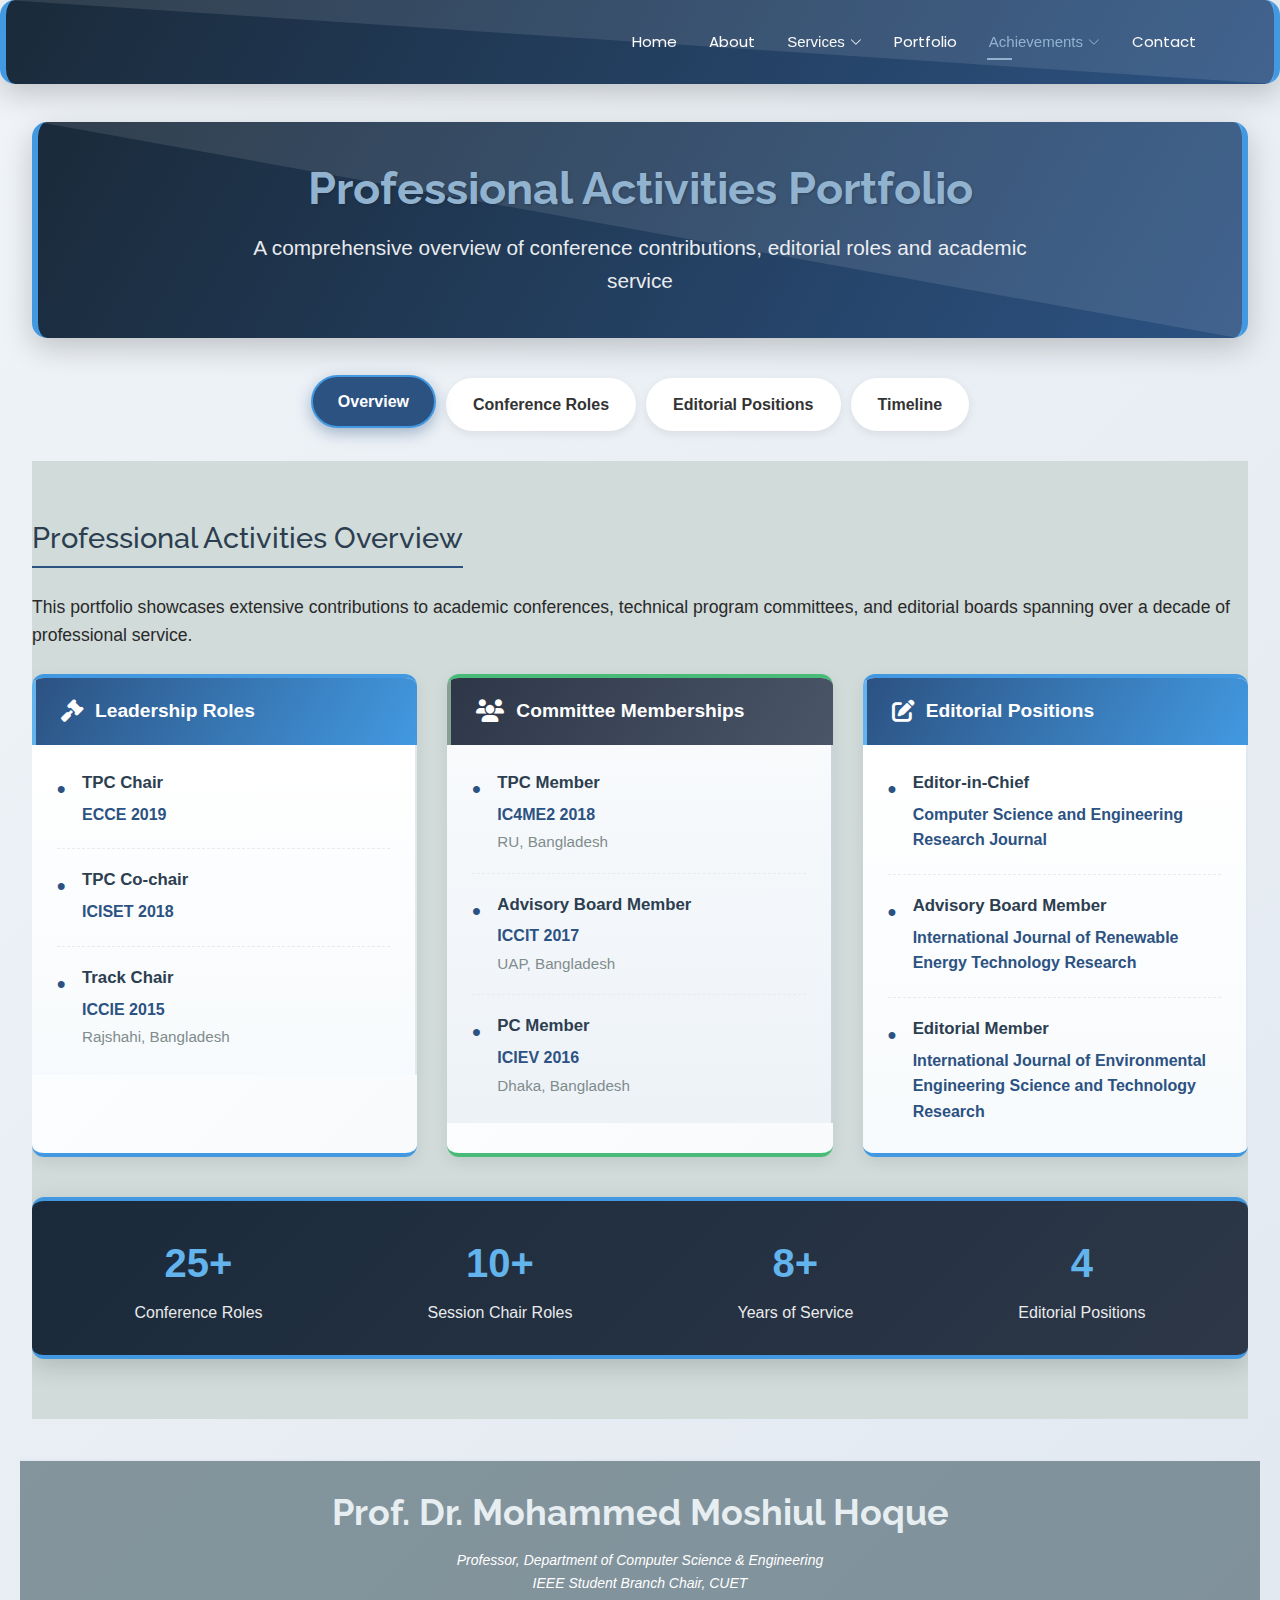
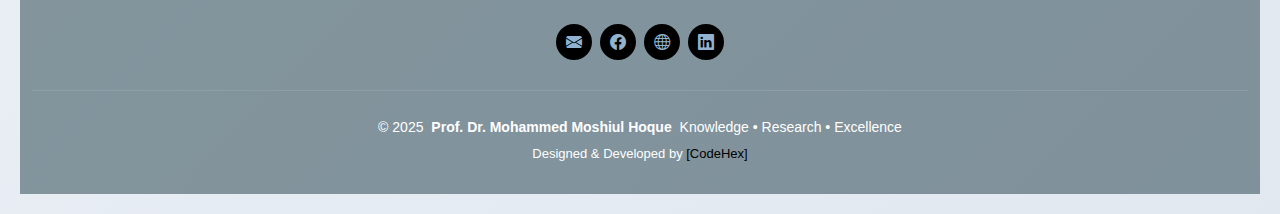
<file: Personal/experience.html>
<!DOCTYPE html>
<html lang="en">

<head>
  <meta charset="utf-8">
  <meta content="width=device-width, initial-scale=1.0" name="viewport">
  <title>Index - Personal Bootstrap Template</title>
  <meta name="description" content="">
  <meta name="keywords" content="">

  <!-- Favicons -->
  <link href="assets/img/favicon.png" rel="icon">  
  <link href="assets/img/apple-touch-icon.png" rel="apple-touch-icon">

  <!-- Fonts -->
  <link href="https://fonts.googleapis.com" rel="preconnect">
  <link href="https://fonts.gstatic.com" rel="preconnect" crossorigin>
  <link href="https://fonts.googleapis.com/css2?family=Roboto:ital,wght@0,100;0,300;0,400;0,500;0,700;0,900;1,100;1,300;1,400;1,500;1,700;1,900&family=Poppins:ital,wght@0,100;0,200;0,300;0,400;0,500;0,600;0,700;0,800;0,900;1,100;1,200;1,300;1,400;1,500;1,600;1,700;1,800;1,900&family=Raleway:ital,wght@0,100;0,200;0,300;0,400;0,500;0,600;0,700;0,800;0,900;1,100;1,200;1,300;1,400;1,500;1,600;1,700;1,800;1,900&display=swap" rel="stylesheet">

  <!-- Vendor CSS Files -->
  <link href="assets/vendor/bootstrap/css/bootstrap.min.css" rel="stylesheet">
  <link href="assets/vendor/bootstrap-icons/bootstrap-icons.css" rel="stylesheet">
  <link href="assets/vendor/aos/aos.css" rel="stylesheet">
  <link href="assets/vendor/swiper/swiper-bundle.min.css" rel="stylesheet">
  <link href="assets/vendor/glightbox/css/glightbox.min.css" rel="stylesheet">

  <!-- Main CSS File -->
  <link href="assets/css/main.css" rel="stylesheet">

  <!-- =======================================================
  * Template Name: Personal
  * Template URL: https://bootstrapmade.com/personal-free-resume-bootstrap-template/
  * Updated: Mar 05 2025 with Bootstrap v5.3.3
  * Author: BootstrapMade.com
  * License: https://bootstrapmade.com/license/
  ======================================================== -->





  
</head>


<body class="index-page">

  <header id="header" class="header d-flex align-items-center fixed-top">
    <div class="container-fluid container-xl position-relative d-flex align-items-center justify-content-between">

      <a href="index.html" class="logo d-flex align-items-center">
        <!-- Uncomment the line below if you also wish to use an image logo -->
        <!-- <img src="assets/img/logo.webp" alt=""> -->
        <h1 class="sitename"></h1>
      </a>

      <nav id="navmenu" class="navmenu">    
        <ul>
          <li><a href="index.html">Home</a></li>
          <li><a href="about.html">About</a></li>
          <!-- <li><a href="resume.html">Resume</a></li> -->
          <li class="dropdown"><a href="#"><span>Services</span> <i class="bi bi-chevron-down toggle-dropdown"></i></a>
            <ul>
               <li><a href="experience.html">Experience</a></li>
               <li><a href="leadership.html">Leadership</a></li>
            </ul>
          </li>
          <li><a href="portfolio.html">Portfolio</a></li>
          <li class="dropdown"><a href="#" class="active"><span>Achievements</span> <i class="bi bi-chevron-down toggle-dropdown"></i></a>
            <ul>
              <li><a href="research.html">Research</a></li>
              <li><a href="publications.html">Publications</a></li>
              <li><a href="awards.html">Awards</a></li>
            </ul>
          </li>
          <li><a href="contact.html">Contact</a></li>
        </ul>
        <i class="mobile-nav-toggle d-xl-none bi bi-list"></i>
      </nav>

    </div>
  </header>




<br><br><br><br>  <!--  remove this -->
<!--


here you code




-->
<!DOCTYPE html>
<html lang="en">
<head>
    <meta charset="UTF-8">
    <meta name="viewport" content="width=device-width, initial-scale=1.0">
    <title>Professional Activities Portfolio</title>
    <link rel="stylesheet" href="https://cdnjs.cloudflare.com/ajax/libs/font-awesome/6.4.0/css/all.min.css">
    <style>
        * {
            margin: 0;
            padding: 0;
            box-sizing: border-box;
            font-family: 'Segoe UI', Tahoma, Geneva, Verdana, sans-serif;
        }
        
        body {   
            background: linear-gradient(135deg, #f0f4f8 0%, #e1e8f0 100%);
            color: #333; 
            line-height: 1.6;
            padding: 20px;
            min-height: 100vh;
        }
        
        .container {
            max-width: 1300px;
            margin: 0 auto;
        }
        
        header {
            text-align: center;
            margin-bottom: 40px;
            padding: 40px 20px;
            background: linear-gradient(120deg, #1a2a3a, #2c5282);
            color: white;
            border-radius: 15px;
            box-shadow: 0 10px 30px rgba(0, 0, 0, 0.2);
            position: relative;
            overflow: visible;
            border-left: 6px solid #4299e1;
            border-right: 6px solid #4299e1;
        }
        
        header::before {
            content: "";   
            position: absolute;
            top: 0;
            left: 0;
            width: 100%;
            height: 100%;
            background: url('data:image/svg+xml;utf8,<svg xmlns="http://www.w3.org/2000/svg" viewBox="0 0 100 100" preserveAspectRatio="none"><path d="M0,0 L100,0 L100,100 Z" fill="rgba(255,255,255,0.1)"/></svg>');
            background-size: cover;
        }
        
        h1 {
            font-size: 2.8rem;
            margin-bottom: 15px;
            font-weight: 700;
            position: relative;
            text-shadow: 1px 1px 3px rgba(0,0,0,0.2);
        }
        
        .subtitle {
            font-size: 1.3rem;
            opacity: 0.9;
            max-width: 800px;
            margin: 0 auto;
            position: relative;
        }
        
        .tabs {
            display: flex;
            justify-content: center;
            margin-bottom: 30px;
            flex-wrap: wrap;
            gap: 10px;   
        }
        
        .tab {
            padding: 12px 25px;
            background: white; 
            border-radius: 30px;
            cursor: pointer;
            font-weight: 600;
            transition: all 0.3s ease;
            box-shadow: 0 3px 10px rgba(0, 0, 0, 0.08);
            border: 2px solid transparent;
        }
        
        .tab.active {
            background: #2c5282;
            color: white;
            transform: translateY(-3px);
            box-shadow: 0 5px 15px rgba(44, 82, 130, 0.4);
            border: 2px solid #4299e1;
        }
        
        .tab:hover:not(.active) {
            border-color: #2c5282;
            color: #2c5282;
        }
        
        .content-section {
            display: none;
            animation: fadeIn 0.5s ease;
        }
        
        .content-section.active {
            display: block;
        }
        
        @keyframes fadeIn {
            from { opacity: 0; transform: translateY(10px); }
            to { opacity: 1; transform: translateY(0); }
        }
        
        .section-title {
            font-size: 1.8rem;
            color: #2c3e50;
            margin-bottom: 25px;
            padding-bottom: 10px;
            border-bottom: 2px solid #2c5282;
            display: inline-block;
        }
        
    
        /* Original cards container for other sections */
        .cards-container {
            display: grid;
            grid-template-columns: repeat(auto-fill, minmax(350px, 1fr));
            gap: 30px;
            margin-bottom: 40px;
        }
        
        /* New layout for conference section */
        .conference-cards-container {
            display: flex;
            flex-direction: column;
            align-items: center;
            gap: 30px;
            margin-bottom: 40px;
        }
        
        /* Card with two shaded colors and border highlights */
        .conference-card {
            border-radius: 12px;
            box-shadow: 0 5px 15px rgba(0, 0, 0, 0.08);
            overflow: hidden;
            transition: transform 0.3s ease, box-shadow 0.3s ease;
            width: 100%;
            max-width: 900px;
            cursor: pointer;
            position: relative;
            z-index: 1;
            background: linear-gradient(135deg, #ffffff 0%, #f8fafc 100%);
            border-top: 4px solid #4299e1;
            border-bottom: 4px solid #4299e1;
        }
            
        /* Alternate card with different border colors */
        .conference-card-alt {
            border-top: 4px solid #48bb78;
            border-bottom: 4px solid #48bb78;
        }
        
        .conference-card:hover {
            transform: translateY(-7px);
            box-shadow: 0 12px 20px rgba(0, 0, 0, 0.15);
            border-top: 4px solid #3182ce;
            border-bottom: 4px solid #3182ce;
        }
        
        .conference-card-alt:hover { 
            border-top: 4px solid #38a169;
            border-bottom: 4px solid #38a169;
        }
        
        /* Animation for clicked cards */
        .conference-card.active {
            transform: scale(1.05) translateY(-10px);
            box-shadow: 0 20px 40px rgba(0, 0, 0, 0.25);
            z-index: 10;
            border-top: 4px solid #2b6cb0;
            border-bottom: 4px solid #2b6cb0;
        }
        
        .conference-card-alt.active {
            border-top: 4px solid #2f855a;
            border-bottom: 4px solid #2f855a;
        }
        
        /* Card header with gradient background */
        .card-header {
            color: white;
            padding: 18px 25px; 
            font-weight: 600;
            font-size: 1.2rem;
            display: flex;
            align-items: center;
            gap: 12px;
            background: linear-gradient(120deg, #2c5282, #4299e1);
            border-left: 4px solid #63b3ed;
        }
        
        /* Alternate card header color */
        .card-header-alt {
            background: linear-gradient(120deg, #2d3748, #4a5568);
            border-left: 4px solid #87a191;
        }
        
        .card-header i {
            font-size: 1.4rem;
        }
        
        .card-body {
            padding: 25px;
            display: flex;
            flex-direction: column;
            background: linear-gradient(to bottom, #ffffff, #f7fafc);
            border-right: 2px solid #e2e8f0;
        }
        
        /* Alternate card body color */
        .card-body-alt {
            background: linear-gradient(to bottom, #f8fafc, #edf2f7);
            border-right: 2px solid #cbd5e0;
        }
        
        .activity-item {
            margin-bottom: 18px;
            padding-bottom: 18px;
            border-bottom: 1px dashed #eaeaea;
            position: relative;
            padding-left: 25px; 
        }
        
        .activity-item:last-child {
            margin-bottom: 0;
            padding-bottom: 0;
            border-bottom: none;
        }
        
        .activity-item::before {
            content: "•";
            color: #2c5282;
            font-weight: bold;
            position: absolute;
            left: 0;
            font-size: 1.5rem;
        }
        
        .role { 
            font-weight: 700;
            color: #2c3e50;
            margin-bottom: 5px;
            font-size: 1.05rem;
        }
        
        .conference {
            color: #2c5282;
            font-weight: 600;
            margin-bottom: 3px;
        }
        
        .location {
            color: #7f8c8d;
            font-size: 0.95rem;
            margin-top: 3px;
        }
        
        .year {
            display: inline-block;
            background: #edf2f7;
            color: #2c3e50;
            padding: 3px 10px;
            border-radius: 15px;
            font-size: 0.85rem;
            margin-top: 5px;
            font-weight: 600;
            border: 1px solid #cbd5e0;
        }
        
        /* Enhanced Timeline with Dark Text */
        .timeline { 
            position: relative;
            max-width: 1000px;
            margin: 0 auto;
        }
        
        .timeline::after {
            content: '';
            position: absolute;
            width: 4px;
            background-color: #2c5282;
            top: 0;
            bottom: 0;
            left: 50%;
            margin-left: -2px;
        }
        
        .timeline-item {
            padding: 10px 40px;
            position: relative;
            width: 50%;
            box-sizing: border-box;
        }
        
        .timeline-item:nth-child(odd) {
            left: 0;
        }
        
        .timeline-item:nth-child(even) {
            left: 50%;
        }
        
        .timeline-content {
            padding: 20px;
            background-color: white;
            border-radius: 10px;
            box-shadow: 0 3px 10px rgba(0, 0, 0, 0.08);
            color: #2d3748;
            border-left: 4px solid #4299e1;
            border-right: 2px solid #e2e8f0;
        }
        
        .timeline-content h3 {
            color: #2c5282;
            margin-bottom: 10px;
            font-size: 1.3rem;
        }
        
        .timeline-content p {
            margin-bottom: 8px;
            color: #4a5568;
        }
        
        .timeline-item::after {
            content: '';
            position: absolute;
            width: 20px;
            height: 20px;
            background-color: white;
            border: 4px solid #2c5282;
            border-radius: 50%;
            top: 20px;
            right: -10px;
            z-index: 1;
        }
        
        .timeline-item:nth-child(even)::after {
            left: -10px;
        }
        
        /* Centered Editorial Board Section */
        .editorial-center {
            display: flex;
            justify-content: center;
            margin: 30px 0;
        }
        
        .editorial-card {
            border-radius: 12px;
            box-shadow: 0 5px 15px rgba(0, 0, 0, 0.08);
            width: 100%;
            max-width: 800px;
            overflow: hidden;
            cursor: pointer;
            transition: transform 0.3s ease, box-shadow 0.3s ease;
            background: linear-gradient(135deg, #ffffff 0%, #f8fafc 100%);
            border-top: 4px solid #4299e1;
            border-bottom: 4px solid #4299e1;
        }
        
        .editorial-card:hover {
            transform: translateY(-7px);
            box-shadow: 0 12px 20px rgba(0, 0, 0, 0.15);
            border-top: 4px solid #3182ce;
            border-bottom: 4px solid #3182ce;
        }
        
        .editorial-card.active {
            transform: scale(1.05) translateY(-10px);
            box-shadow: 0 20px 40px rgba(0, 0, 0, 0.25);
            z-index: 10;
            border-top: 4px solid #2b6cb0;
            border-bottom: 4px solid #2b6cb0;
        }
        
        .editorial-header {
            color: white;
            padding: 20px;
            text-align: center;
            font-size: 1.4rem;
            font-weight: 600;
            background: linear-gradient(120deg, #2c5282, #4299e1);
            border-left: 4px solid #63b3ed;
        }
        
        .editorial-body {
            padding: 30px;
            background: linear-gradient(to bottom, #ffffff, #f7fafc);
            border-right: 2px solid #e2e8f0;
        }
        
        .editorial-item {
            margin-bottom: 20px;
            padding-bottom: 20px;
            border-bottom: 1px dashed #eaeaea;
        }
        
        .editorial-item:last-child {
            margin-bottom: 0;
            padding-bottom: 0;
            border-bottom: none;
        }
        
        .stats {
            display: flex;
            justify-content: space-around;
            background: linear-gradient(135deg, #1a2a3a, #2d3748);
            color: white;
            padding: 30px 20px;
            border-radius: 12px;
            margin-top: 40px;
            text-align: center;
            box-shadow: 0 8px 25px rgba(0, 0, 0, 0.15);
            border-top: 4px solid #4299e1;
            border-bottom: 4px solid #4299e1;
        }
        
        .stat-item {
            padding: 0 15px;
        }
        
        .stat-number {
            font-size: 2.5rem;
            font-weight: 700;
            margin-bottom: 5px;
            color: #63b3ed;
        }
        
        .stat-label {
            font-size: 1rem;
            opacity: 0.9;
        }
        
        footer {
            text-align: center;
            margin-top: 40px;
            padding: 20px;
            color: #7f8c8d;
            font-size: 0.9rem;
            border-top: 2px solid #e2e8f0;
        }
        
        @media (max-width: 768px) {
            .cards-container {
                grid-template-columns: 1fr;
            }
            
            .conference-card {
                max-width: 100%;
            }
            
            h1 {
                font-size: 2.2rem;
            }
            
            .subtitle {
                font-size: 1.1rem;
            }
            
            .stats {
                flex-direction: column;
                gap: 20px;
            }
            
            .timeline::after {
                left: 31px;
            }
            
            .timeline-item {
                width: 100%;
                padding-left: 70px;
                padding-right: 25px;
            }
            
            .timeline-item:nth-child(even) {
                left: 0;
            }
            
            .timeline-item::after {
                left: 21px;
            }
            
            .timeline-item:nth-child(even)::after {
                left: 21px;
            }
        }
    </style>
</head>
<body>
    <div class="container">
        <header>
            <h1>Professional Activities Portfolio</h1>
            <p class="subtitle">A comprehensive overview of conference contributions, editorial roles and academic service</p>
        </header>
        
        <div class="tabs">
            <div class="tab active" data-tab="overview">Overview</div>
            <div class="tab" data-tab="conferences">Conference Roles</div>
            <div class="tab" data-tab="editorial">Editorial Positions</div>
            <div class="tab" data-tab="timeline">Timeline</div>
        </div>
        
        <!-- Overview Section -->
        <section id="overview" class="content-section active">
            <h2 class="section-title">Professional Activities Overview</h2>
            <p style="margin-bottom: 25px; font-size: 1.1rem; color: rgb(42, 41, 41);">This portfolio showcases extensive contributions to academic conferences, technical program committees, and editorial boards spanning over a decade of professional service.</p>
            
            <div class="cards-container">
                <div class="conference-card">
                    <div class="card-header">
                        <i class="fas fa-gavel"></i>
                        <span>Leadership Roles</span>
                    </div>
                    <div class="card-body">
                        <div class="activity-item">
                            <div class="role">TPC Chair</div>
                            <div class="conference">ECCE 2019</div>
                        </div>
                        <div class="activity-item">
                            <div class="role">TPC Co-chair</div>
                            <div class="conference">ICISET 2018</div>
                        </div>
                        <div class="activity-item">
                            <div class="role">Track Chair</div>
                            <div class="conference">ICCIE 2015</div>
                            <div class="location">Rajshahi, Bangladesh</div>
                        </div>
                    </div>
                </div>
                
                <div class="conference-card conference-card-alt">
                    <div class="card-header card-header-alt">
                        <i class="fas fa-users"></i>
                        <span>Committee Memberships</span>
                    </div>
                    <div class="card-body card-body-alt">
                        <div class="activity-item">
                            <div class="role">TPC Member</div>
                            <div class="conference">IC4ME2 2018</div>
                            <div class="location">RU, Bangladesh</div>
                        </div>
                        <div class="activity-item">
                            <div class="role">Advisory Board Member</div>
                            <div class="conference">ICCIT 2017</div>
                            <div class="location">UAP, Bangladesh</div>
                        </div>
                        <div class="activity-item">
                            <div class="role">PC Member</div>
                            <div class="conference">ICIEV 2016</div>
                            <div class="location">Dhaka, Bangladesh</div>
                        </div>
                    </div>
                </div>
                
                <div class="conference-card">
                    <div class="card-header">
                        <i class="fas fa-edit"></i>
                        <span>Editorial Positions</span>
                    </div>
                    <div class="card-body">
                        <div class="activity-item">
                            <div class="role">Editor-in-Chief</div>
                            <div class="conference">Computer Science and Engineering Research Journal</div>
                        </div>
                        <div class="activity-item">
                            <div class="role">Advisory Board Member</div>
                            <div class="conference">International Journal of Renewable Energy Technology Research</div>
                        </div>
                        <div class="activity-item">
                            <div class="role">Editorial Member</div>
                            <div class="conference">International Journal of Environmental Engineering Science and Technology Research</div>
                        </div>
                    </div>
                </div>
            </div>
            
            <div class="stats">
                <div class="stat-item">
                    <div class="stat-number">25+</div>
                    <div class="stat-label">Conference Roles</div>
                </div>
                <div class="stat-item">
                    <div class="stat-number">10+</div>
                    <div class="stat-label">Session Chair Roles</div>
                </div>
                <div class="stat-item">
                    <div class="stat-number">8+</div>
                    <div class="stat-label">Years of Service</div>
                </div>
                <div class="stat-item">
                    <div class="stat-number">4</div>
                    <div class="stat-label">Editorial Positions</div>
                </div>
            </div>
        </section>
        
        <!-- Conference Roles Section -->
        <section id="conferences" class="content-section">
            <h2 class="section-title">Conference Roles & Activities</h2>
            
            <div class="conference-cards-container">
                <div class="conference-card">
                    <div class="card-header">
                        <i class="fas fa-gavel"></i>
                        <span>Chair & Co-chair Roles</span>
                    </div>
                    <div class="card-body">
                        <div class="activity-item">
                            <div class="role">TPC Chair</div>
                            <div class="conference">ECCE 2019</div>
                        </div>
                        <div class="activity-item">
                            <div class="role">TPC Co-chair</div>
                            <div class="conference">ICISET 2018</div>
                        </div>
                        <div class="activity-item">
                            <div class="role">TPC Chair</div>
                            <div class="conference">R10 HTC, 2017</div>
                        </div>
                        <div class="activity-item">
                            <div class="role">Track Chair</div>
                            <div class="conference">International Conference On Computer and Information Engineering (ICCIE 2015)</div>
                            <div class="location">Rajshahi, Bangladesh</div>
                        </div>
                        <div class="activity-item">
                            <div class="role">Track Co-Chair</div>
                            <div class="conference">IEEE International WIE Conference on Electrical and Computer Engineering (IEEE WICON-ECE 2015)</div>
                            <div class="location">Dhaka, Bangladesh</div>
                        </div>
                        <div class="activity-item">
                            <div class="role">Track Chair</div>
                            <div class="conference">Information and Communication Technology, International Forum on Strategic Technology (IFOST)</div>
                            <div class="location">Cox's Bazar, Bangladesh</div>
                            <div class="year">2014</div>
                        </div>
                    </div>
                </div>
                
                <div class="conference-card conference-card-alt">
                    <div class="card-header card-header-alt">
                        <i class="fas fa-users"></i>
                        <span>TPC Member Roles</span>
                    </div>
                    <div class="card-body card-body-alt">
                        <div class="activity-item">
                            <div class="role">TPC Member</div>
                            <div class="conference">IC4ME2 2018</div>
                            <div class="location">RU, Bangladesh</div>
                        </div>
                        <div class="activity-item">
                            <div class="role">TPC Member</div>
                            <div class="conference">EICT 2017</div>
                            <div class="location">KUET, Bangladesh</div>
                        </div>
                        <div class="activity-item">
                            <div class="role">Member TPC</div>
                            <div class="conference">EICT 2017</div>
                            <div class="location">Khulna, Bangladesh</div>
                        </div>
                        <div class="activity-item">
                            <div class="role">Member TPC</div>
                            <div class="conference">IEEE MediTech 2016</div>
                            <div class="location">Dhaka, Bangladesh</div>
                        </div>
                        <div class="activity-item">
                            <div class="role">PC Member</div>
                            <div class="conference">ICIEV 2016</div>
                            <div class="location">Dhaka, Bangladesh</div>
                        </div>
                    </div>
                </div>
                
                <div class="conference-card">
                    <div class="card-header">
                        <i class="fas fa-tasks"></i>
                        <span>Advisory & Organizing Roles</span>
                    </div>
                    <div class="card-body">
                        <div class="activity-item">
                            <div class="role">Advisory Board Member</div>
                            <div class="conference">ICCIT 2017</div>
                            <div class="location">UAP, Bangladesh</div>
                        </div>
                        <div class="activity-item">
                            <div class="role">Organizing Co-chair</div>
                            <div class="conference">ECCE 2017</div>
                            <div class="location">Cox's Bazar, Bangladesh</div>
                        </div>
                        <div class="activity-item">
                            <div class="role">Advisory Committee Member</div>
                            <div class="conference">ICAICT 2016</div>
                            <div class="location">Chittagong, Bangladesh</div>
                        </div>
                        <div class="activity-item">
                            <div class="role">Member, Organizing Committee</div>
                            <div class="conference">International Conference on Physics for Sustainable Development and Technology</div>
                            <div class="location">Chittagong, Bangladesh</div>
                            <div class="year">2014</div>
                        </div>
                        <div class="activity-item">
                            <div class="role">Organizing Secretary</div>
                            <div class="conference">National Conference of Intelligent Computing and Information Technology</div>
                            <div class="location">Chittagong, Bangladesh</div>
                            <div class="year">2013</div>
                        </div>
                    </div>
                </div>
            </div>
            
            <h2 class="section-title" style="margin-top: 40px;">Session Chair & Reviewer Roles</h2>
            
            <div class="conference-cards-container">
                <div class="conference-card conference-card-alt">
                    <div class="card-header card-header-alt">
                        <i class="fas fa-microphone"></i>
                        <span>Session Chair Roles</span>
                    </div>
                    <div class="card-body card-body-alt">
                        <div class="activity-item">
                            <div class="role">Session Chair</div>
                            <div class="conference">16th International Conference on Computer and Information Technology (ICCIT)</div>
                            <div class="location">Khulna, Bangladesh</div>
                            <div class="year">2013</div>
                        </div>
                        <div class="activity-item">
                            <div class="role">Session Chair</div>
                            <div class="conference">International Conference on Electrical, Computer and Telecommunication Engineering (ICECTE)</div>
                            <div class="location">Rajshahi, Bangladesh</div>
                            <div class="year">2012</div>
                        </div>
                        <div class="activity-item">
                            <div class="role">Session Chair</div>
                            <div class="conference">International Conference on Electrical, Computer and Telecommunication Engineering</div>
                            <div class="year">2017</div>
                        </div>
                        <div class="activity-item">
                            <div class="role">Session Chair</div>
                            <div class="conference">IEEE International WIE Conference on Electrical and Computer Engineering (IEEE WICON-ECE 2015)</div>
                        </div>
                        <div class="activity-item">
                            <div class="role">Session Chair</div>
                            <div class="conference">International Conference on Engineering Research, Innovation and Education (ICERIE-2017)</div>
                        </div>
                        <div class="activity-item">
                            <div class="role">Session Chair</div>
                            <div class="conference">IEEE International Conference on Medical Engineering, Health Informatics and Technology (IEEE Meditec-2016)</div>
                        </div>
                        <div class="activity-item">
                            <div class="role">Session Chair</div>
                            <div class="conference">ICIEV 2014, 2016</div>
                        </div>
                        <div class="activity-item">
                            <div class="role">Session Chair</div>
                            <div class="conference">International Conference on Imaging, Computer Vision & Pattern recognition (icIVPR-2017)</div>
                        </div>
                    </div>
                </div>
                
                <div class="conference-card">
                    <div class="card-header">
                        <i class="fas fa-check-double"></i>
                        <span>Reviewer Roles</span>
                    </div>
                    <div class="card-body">
                        <div class="activity-item">
                            <div class="role">Reviewer</div>
                            <div class="conference">IEEE/RSJ IROS 2017</div>
                            <div class="location">Canada</div>
                        </div>
                        <div class="activity-item">
                            <div class="role">Reviewer</div>
                            <div class="conference">IEEE International Symposium on Robot and Human Interactive Communication (ROMAN)</div>
                            <div class="location">Edinburgh, Scotland, UK</div>
                            <div class="year">2014</div>
                        </div>
                        <div class="activity-item">
                            <div class="role">Reviewer</div>
                            <div class="conference">ACM/IEEE International Conference on Human Robot Interaction</div>
                            <div class="location">Boston, USA</div>
                            <div class="year">2012</div>
                        </div>
                        <div class="activity-item">
                            <div class="role">Reviewer</div>
                            <div class="conference">Applied Soft Computing, Elsevier</div>
                        </div>
                    </div>
                </div>
            </div>
        </section>
        
        <!-- Editorial Positions Section -->
        <section id="editorial" class="content-section">
            <h2 class="section-title">Editorial Board Positions</h2>
            
            <div class="editorial-center">
                <div class="editorial-card">
                    <div class="editorial-header">
                        <i class="fas fa-edit"></i>
                        <span>Editorial Board Roles</span>
                    </div>
                    <div class="editorial-body">
                        <div class="editorial-item">
                            <div class="role">Editor-in-Chief</div>
                            <div class="conference">Computer Science and Engineering Research Journal</div>
                            <div class="location">ISSN: 19904010</div>
                        </div>
                        <div class="editorial-item">
                            <div class="role">Advisory Board Member</div>
                            <div class="conference">International Journal of Renewable Energy Technology Research (IJRETR)</div>
                        </div>
                        <div class="editorial-item">
                            <div class="role">Editorial Member</div>
                            <div class="conference">International Journal of Environmental Engineering Science and Technology Research (IJESTR)</div>
                        </div>
                        <div class="editorial-item">
                            <div class="role">Advisory Board Member</div>
                            <div class="conference">International Journal of Engineering and Technology Research (IJEATR)</div>
                        </div>
                    </div>
                </div>
            </div>
        </section>
        
        <!-- Timeline Section -->
        <section id="timeline" class="content-section">
            <h2 class="section-title">Professional Activities Timeline</h2>
            
            <div class="timeline">
                <div class="timeline-item">
                    <div class="timeline-content">
                        <h3>2019</h3>
                        <p><strong>TPC Chair</strong> - ECCE 2019</p>
                    </div>
                </div>
                <div class="timeline-item">
                    <div class="timeline-content">
                        <h3>2018</h3>
                        <p><strong>TPC Co-chair</strong> - ICISET 2018</p>
                        <p><strong>TPC Member</strong> - IC4ME2 2018, RU, Bangladesh</p>
                    </div>
                </div>
                <div class="timeline-item">
                    <div class="timeline-content">
                        <h3>2017</h3>
                        <p><strong>TPC Chair</strong> - R10 HTC, 2017</p>
                        <p><strong>TPC Member</strong> - EICT 2017, KUET, Bangladesh</p>
                        <p><strong>Advisory Board Member</strong> - ICCIT 2017, UAP, Bangladesh</p>
                        <p><strong>Organizing Co-chair</strong> - ECCE 2017, Cox's Bazar, Bangladesh</p>
                        <p><strong>Reviewer</strong> - IEEE/RSJ IROS 2017, Canada</p>
                    </div>
                </div>
                <div class="timeline-item">
                    <div class="timeline-content">
                        <h3>2016</h3>
                        <p><strong>Member TPC</strong> - IEEE MediTech 2016, Dhaka, Bangladesh</p>
                        <p><strong>PC Member</strong> - ICIEV 2016, Dhaka, Bangladesh</p>
                        <p><strong>Advisory Committee Member</strong> - ICAICT 2016, Chittagong, Bangladesh</p>
                    </div>
                </div>
                <div class="timeline-item">
                    <div class="timeline-content">
                        <h3>2015</h3>
                        <p><strong>Track Chair</strong> - ICCIE 2015, Rajshahi, Bangladesh</p>
                        <p><strong>Track Co-Chair</strong> - IEEE WICON-ECE 2015, Dhaka, Bangladesh</p>
                    </div>
                </div>
                <div class="timeline-item">
                    <div class="timeline-content">
                        <h3>2014</h3>
                        <p><strong>Track Chair</strong> - IFOST, Cox's Bazar, Bangladesh</p>
                        <p><strong>Member, Organizing Committee</strong> - International Conference on Physics for Sustainable Development and Technology, Chittagong, Bangladesh</p>
                        <p><strong>Reviewer</strong> - IEEE ROMAN, Edinburgh, Scotland, UK</p>
                    </div>
                </div>
                <div class="timeline-item">
                    <div class="timeline-content">
                        <h3>2013</h3>
                        <p><strong>Organizing Secretary</strong> - National Conference of Intelligent Computing and Information Technology, Chittagong, Bangladesh</p>
                        <p><strong>Session Chair</strong> - 16th ICCIT, Khulna, Bangladesh</p>
                    </div>
                </div>
                <div class="timeline-item">
                    <div class="timeline-content">
                        <h3>2012</h3> 
                        <p><strong>Session Chair</strong> - ICECTE, Rajshahi, Bangladesh</p>
                        <p><strong>Reviewer</strong> - ACM/IEEE International Conference on Human Robot Interaction, Boston, USA</p>
                    </div> 
                </div>
            </div>
        </section>
        
    </div>

    <script>
        // Tab functionality
        document.addEventListener('DOMContentLoaded', function() {
            const tabs = document.querySelectorAll('.tab');
            const contentSections = document.querySelectorAll('.content-section');
            
            tabs.forEach(tab => {
                tab.addEventListener('click', function() {
                    // Remove active class from all tabs and sections
                    tabs.forEach(t => t.classList.remove('active'));
                    contentSections.forEach(section => section.classList.remove('active'));
                    
                    // Add active class to clicked tab
                    this.classList.add('active');
                    
                    // Show corresponding section
                    const tabId = this.getAttribute('data-tab');
                    document.getElementById(tabId).classList.add('active');
                });
            });
            
            // Card click animation
            const cards = document.querySelectorAll('.conference-card, .editorial-card');
            
            cards.forEach(card => {
                card.addEventListener('click', function() {
                    // Remove active class from all cards
                    cards.forEach(c => c.classList.remove('active'));
                    
                    // Add active class to clicked card
                    this.classList.add('active');
                    
                    // Auto remove active class after 2 seconds
                    setTimeout(() => {
                        this.classList.remove('active');
                    }, 2000);
                });
            });
        });
    </script>
</body>
</html>


   
<footer id="footer" class="footer dark-background">
  <div class="container text-center">
    <h3 class="sitename">Prof. Dr. Mohammed Moshiul Hoque</h3>
    <p>Professor, Department of Computer Science & Engineering<br>
       IEEE Student Branch Chair, CUET</p>
    
       
    <div class="social-links d-flex justify-content-center">
      <div class="social-links d-flex justify-content-center"></div>    


          <!-- <a href="mmoshiulh@yahoo.com"><i class="bi bi-envelope-fill"></i></a> -->
           <a href="mailto:mmoshiulh@gmail.com"><i class="bi bi-envelope-fill"></i></a>

          <a href="https://www.facebook.com/mohammed.m.hoque.92/"><i class="bi bi-facebook"></i></a>
          <a href="https://ieee.org"><i class="bi bi-globe"></i></a>
          <a href="https://www.linkedin.com/in/sir-profile"><i class="bi bi-linkedin"></i></a>
        </div>
<!--       </div>
      <a href="mailto:mmoshiulh@gmail.com" title="Email"><i class="bi bi-envelope"></i></a>
      <a href="https://www.linkedin.com/in/sir-profile" title="LinkedIn"><i class="bi bi-linkedin"></i></a>
      <a href="https://ieee.org" title="IEEE Profile"><i class="bi bi-globe"></i></a>
    </div>  -->

    <div class="copyright mt-3">
      <span>© 2025</span> <strong class="px-1">Prof. Dr. Mohammed Moshiul Hoque</strong> <span>Knowledge • Research • Excellence</span>
    </div>

    <div class="credits">
      Designed & Developed by <a href="#">[CodeHex]</a>
    </div>
  </div>
</footer>

  <!-- Scroll Top -->
  <a href="#" id="scroll-top" class="scroll-top d-flex align-items-center justify-content-center"><i class="bi bi-arrow-up-short"></i></a>

  <!-- Preloader -->
  <div id="preloader"></div>

  <!-- Vendor JS Files -->
  <script src="assets/vendor/bootstrap/js/bootstrap.bundle.min.js"></script>
  <script src="assets/vendor/php-email-form/validate.js"></script>
  <script src="assets/vendor/aos/aos.js"></script>
  <script src="assets/vendor/typed.js/typed.umd.js"></script>
  <script src="assets/vendor/purecounter/purecounter_vanilla.js"></script>
  <script src="assets/vendor/waypoints/noframework.waypoints.js"></script>
  <script src="assets/vendor/swiper/swiper-bundle.min.js"></script>
  <script src="assets/vendor/glightbox/js/glightbox.min.js"></script>
  <script src="assets/vendor/imagesloaded/imagesloaded.pkgd.min.js"></script>
  <script src="assets/vendor/isotope-layout/isotope.pkgd.min.js"></script>

  <!-- Main JS File -->
  <script src="assets/js/main.js"></script>

</body>

</html>
</file>
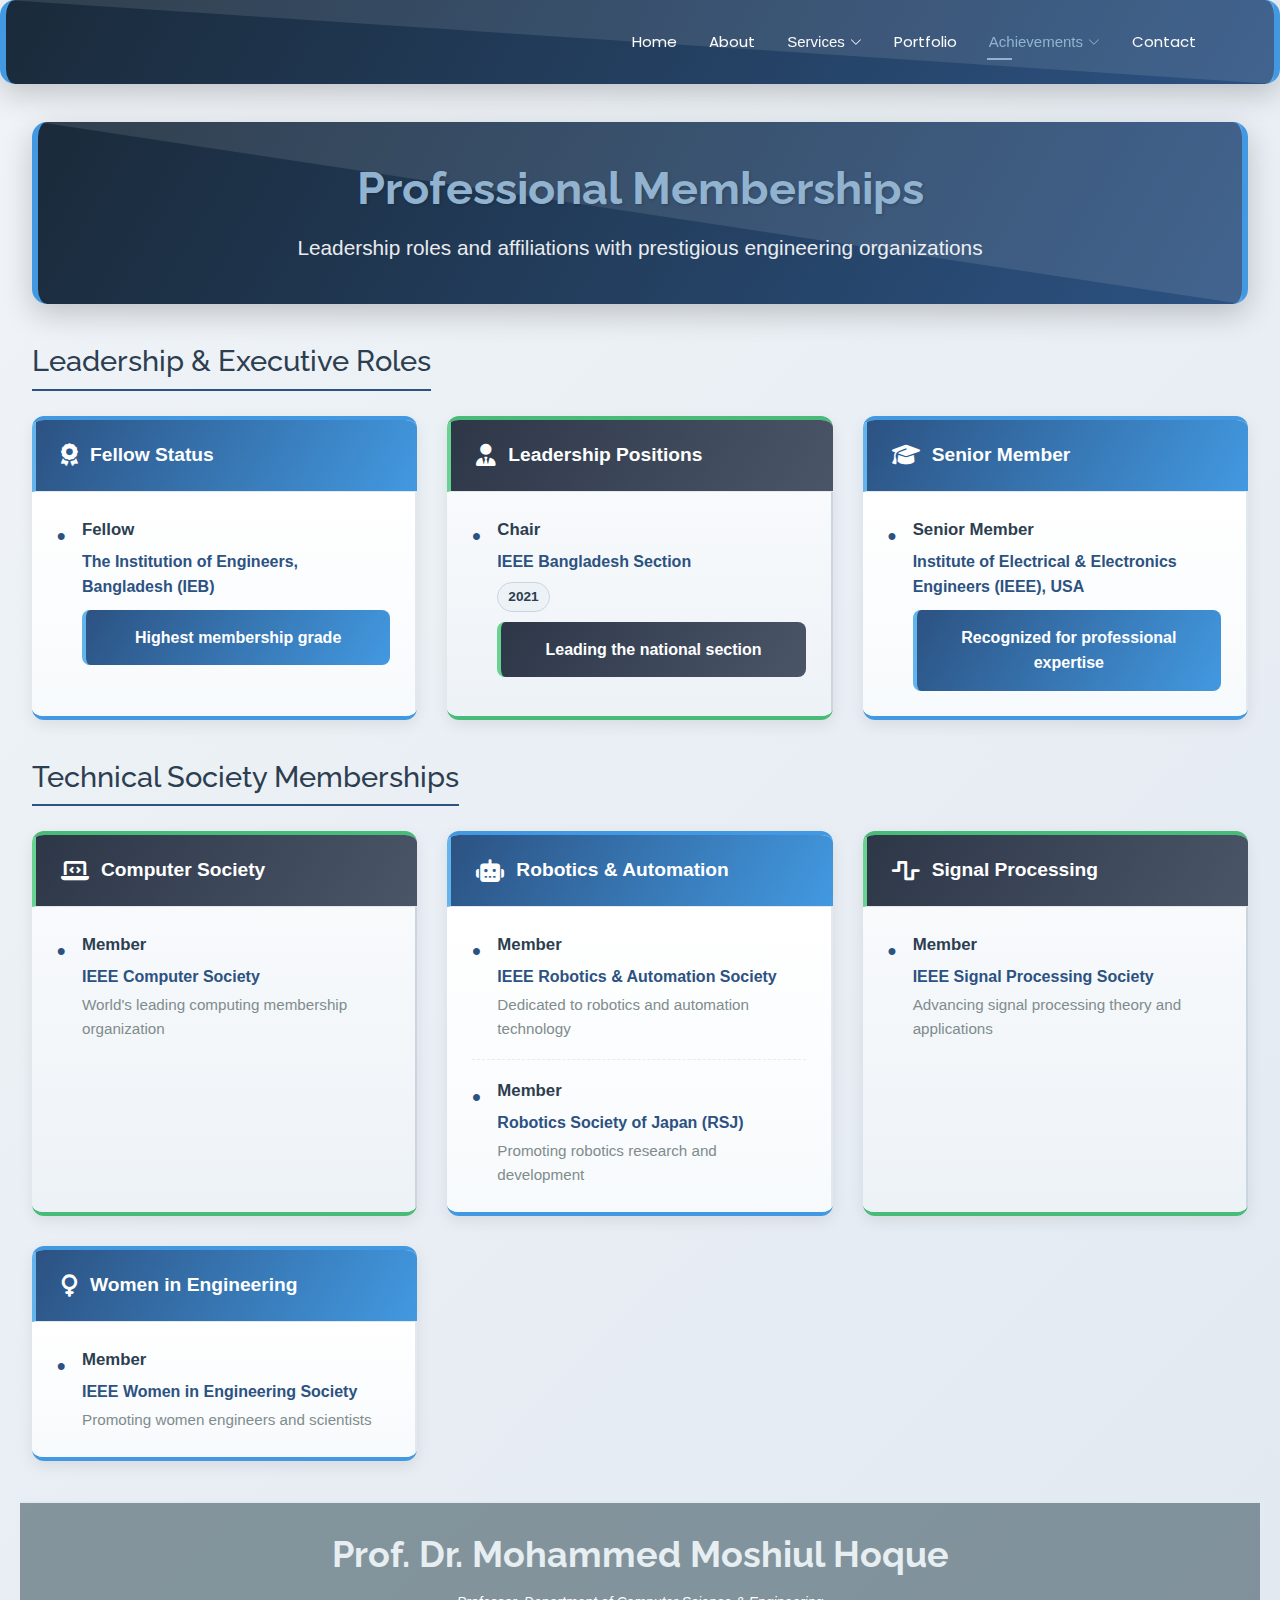
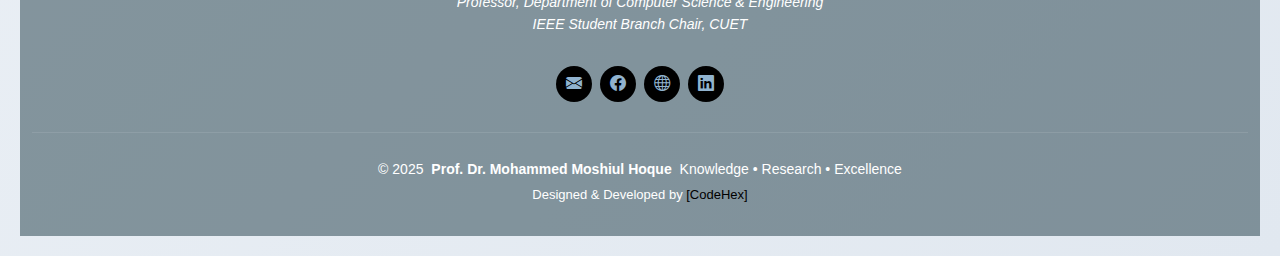
<file: Personal/leadership.html>
<!DOCTYPE html>
<html lang="en">

<head>
  <meta charset="utf-8">
  <meta content="width=device-width, initial-scale=1.0" name="viewport">
  <title>Index - Personal Bootstrap Template</title>
  <meta name="description" content="">
  <meta name="keywords" content="">

  <!-- Favicons -->
  <link href="assets/img/favicon.png" rel="icon">
  <link href="assets/img/apple-touch-icon.png" rel="apple-touch-icon">

  <!-- Fonts -->
  <link href="https://fonts.googleapis.com" rel="preconnect">
  <link href="https://fonts.gstatic.com" rel="preconnect" crossorigin>
  <link href="https://fonts.googleapis.com/css2?family=Roboto:ital,wght@0,100;0,300;0,400;0,500;0,700;0,900;1,100;1,300;1,400;1,500;1,700;1,900&family=Poppins:ital,wght@0,100;0,200;0,300;0,400;0,500;0,600;0,700;0,800;0,900;1,100;1,200;1,300;1,400;1,500;1,600;1,700;1,800;1,900&family=Raleway:ital,wght@0,100;0,200;0,300;0,400;0,500;0,600;0,700;0,800;0,900;1,100;1,200;1,300;1,400;1,500;1,600;1,700;1,800;1,900&display=swap" rel="stylesheet">

  <!-- Vendor CSS Files -->
  <link href="assets/vendor/bootstrap/css/bootstrap.min.css" rel="stylesheet">
  <link href="assets/vendor/bootstrap-icons/bootstrap-icons.css" rel="stylesheet">
  <link href="assets/vendor/aos/aos.css" rel="stylesheet">
  <link href="assets/vendor/swiper/swiper-bundle.min.css" rel="stylesheet">
  <link href="assets/vendor/glightbox/css/glightbox.min.css" rel="stylesheet">

  <!-- Main CSS File -->
  <link href="assets/css/main.css" rel="stylesheet">

  <!-- =======================================================
  * Template Name: Personal
  * Template URL: https://bootstrapmade.com/personal-free-resume-bootstrap-template/
  * Updated: Mar 05 2025 with Bootstrap v5.3.3
  * Author: BootstrapMade.com
  * License: https://bootstrapmade.com/license/
  ======================================================== -->
</head>

<body class="index-page">

  <header id="header" class="header d-flex align-items-center fixed-top">
    <div class="container-fluid container-xl position-relative d-flex align-items-center justify-content-between">

      <a href="index.html" class="logo d-flex align-items-center">
        <!-- Uncomment the line below if you also wish to use an image logo -->
        <!-- <img src="assets/img/logo.webp" alt=""> -->
        <h1 class="sitename"></h1>
      </a>

      <nav id="navmenu" class="navmenu">
        <ul> 
          <li><a href="index.html">Home</a></li>
          <li><a href="about.html">About</a></li>
          <!-- <li><a href="resume.html">Resume</a></li> -->
          <li class="dropdown"><a href="#"><span>Services</span> <i class="bi bi-chevron-down toggle-dropdown"></i></a>
            <ul>
               <li><a href="experience.html">Experience</a></li>
               <li><a href="leadership.html">Leadership</a></li>
            </ul>
          </li>
          <li><a href="portfolio.html">Portfolio</a></li>
          <li class="dropdown"><a href="#" class="active"><span>Achievements</span> <i class="bi bi-chevron-down toggle-dropdown"></i></a>
            <ul>
              <li><a href="research.html">Research</a></li>
              <li><a href="publications.html">Publications</a></li>
              <li><a href="awards.html">Awards</a></li>
            </ul>
          </li>
          <li><a href="contact.html">Contact</a></li>
        </ul>
        <i class="mobile-nav-toggle d-xl-none bi bi-list"></i>
      </nav>

    </div>
  </header>




<br><br><br><br>  <!--  remove this -->
<!--


here you code




-->


<!DOCTYPE html>
<html lang="en">
<head>
    <meta charset="UTF-8">
    <meta name="viewport" content="width=device-width, initial-scale=1.0">
    <title>Professional Memberships</title>
    <link rel="stylesheet" href="https://cdnjs.cloudflare.com/ajax/libs/font-awesome/6.4.0/css/all.min.css">
    <style>
        * {
            margin: 0;
            padding: 0;
            box-sizing: border-box;
            font-family: 'Segoe UI', Tahoma, Geneva, Verdana, sans-serif;
        }
        
        body {
            background: linear-gradient(135deg, #f0f4f8 0%, #e1e8f0 100%);
            color: #333;
            line-height: 1.6;
            padding: 20px;
            min-height: 100vh;
        }
        
        .container {
            max-width: 1300px;
            margin: 0 auto;
        }
        
        header {
            text-align: center;
            margin-bottom: 40px;
            padding: 40px 20px;
            background: linear-gradient(120deg, #1a2a3a, #2c5282);
            color: white;
            border-radius: 15px;
            box-shadow: 0 10px 30px rgba(0, 0, 0, 0.2);
            position: relative;
            overflow: visible;
            border-left: 6px solid #4299e1;
            border-right: 6px solid #4299e1;
        }
        
        header::before {
            content: "";
            position: absolute;
            top: 0;
            left: 0;
            width: 100%;
            height: 100%;
            background: url('data:image/svg+xml;utf8,<svg xmlns="http://www.w3.org/2000/svg" viewBox="0 0 100 100" preserveAspectRatio="none"><path d="M0,0 L100,0 L100,100 Z" fill="rgba(255,255,255,0.1)"/></svg>');
            background-size: cover;
        }
        
        h1 {
            font-size: 2.8rem;
            margin-bottom: 15px;
            font-weight: 700;
            position: relative;
            text-shadow: 1px 1px 3px rgba(0,0,0,0.2);
        }
        
        .subtitle {
            font-size: 1.3rem;
            opacity: 0.9;
            max-width: 800px;
            margin: 0 auto;
            position: relative;
        }
        
        .section-title {
            font-size: 1.8rem;
            color: #2c3e50;
            margin-bottom: 25px;
            padding-bottom: 10px;
            border-bottom: 2px solid #2c5282;
            display: inline-block;
        }
        
        .membership-container {
            display: grid;
            grid-template-columns: repeat(auto-fill, minmax(350px, 1fr));
            gap: 30px;
            margin-bottom: 40px;
        }
        
        /* Membership boxes with two shaded colors and border highlights */
        .membership-box {
            border-radius: 12px;
            box-shadow: 0 5px 15px rgba(0, 0, 0, 0.08);
            overflow: hidden;
            transition: all 0.4s ease;
            display: flex;
            flex-direction: column;
            height: 100%;
            position: relative;
            border-top: 4px solid #4299e1;
            border-bottom: 4px solid #4299e1;
            background: linear-gradient(135deg, #ffffff 0%, #f8fafc 100%);
        }
        
             /* Alternate membership box with different colors */
        .membership-box-alt {
            border-top: 4px solid #48bb78;
            border-bottom: 4px solid #48bb78;
            background: linear-gradient(135deg, #f7fafc 0%, #edf2f7 100%);
        }
        
        .membership-box:hover {
            transform: translateY(-7px);
            box-shadow: 0 12px 20px rgba(0, 0, 0, 0.15);
            border-top: 4px solid #3182ce;
            border-bottom: 4px solid #3182ce;
        }
        
        .membership-box-alt:hover {
            border-top: 4px solid #38a169;
            border-bottom: 4px solid #38a169;
        }
        
    
        /* Color changing animation */
        @keyframes colorChange {
            0% { border-top-color: #4299e1; }
            25% { border-top-color: #63b3ed; }
            50% { border-top-color: #1a365d; }
            75% { border-top-color: #2c5282; }
            100% { border-top-color: #4299e1; }
        }
        
        @keyframes colorChangeAlt {
            0% { border-top-color: #48bb78; }
            25% { border-top-color: #68d391; }
            50% { border-top-color: #2f855a; }
            75% { border-top-color: #276749; }
            100% { border-top-color: #48bb78; }
        }
        
        .membership-box:hover {
            animation: colorChange 3s infinite;
        }
        
        .membership-box-alt:hover {
            animation: colorChangeAlt 3s infinite;
        }
        
        .membership-header {
            padding: 20px 25px;
            font-weight: 600;
            font-size: 1.2rem;
            display: flex;
            align-items: center;
            gap: 12px;
            background: linear-gradient(120deg, #2c5282, #4299e1);
            color: white;
            border-bottom: 1px solid #e2e8f0;
            border-left: 4px solid #63b3ed;
        }
        
        /* Alternate header with different colors */
        .membership-header-alt {
            background: linear-gradient(120deg, #2d3748, #4a5568);
            border-left: 4px solid #68d391;
        }
        
        .membership-header i {
            font-size: 1.4rem;
            color: white;
        }
        
        .membership-body {
            padding: 25px;
            flex-grow: 1;
            display: flex;
            flex-direction: column;
            background: linear-gradient(to bottom, #ffffff, #f7fafc);
            border-right: 2px solid #e2e8f0;
        }
        
        /* Alternate body with different colors */
        .membership-body-alt {
            background: linear-gradient(to bottom, #f8fafc, #edf2f7);
            border-right: 2px solid #cbd5e0;
        }
        
        .membership-item {
            margin-bottom: 18px;
            padding-bottom: 18px;
            border-bottom: 1px dashed #eaeaea;
            position: relative;
            padding-left: 25px;
        }
        
        .membership-item:last-child {
            margin-bottom: 0;
            padding-bottom: 0;
            border-bottom: none;
        }
        
        .membership-item::before {
            content: "•";
            color: #2c5282;
            font-weight: bold;
            position: absolute;
            left: 0;
            font-size: 1.5rem;
        }
        
        .role {
            font-weight: 700;
            color: #2c3e50;
            margin-bottom: 5px;
            font-size: 1.05rem;
        }
        
        .organization {
            color: #2c5282;
            font-weight: 600;
            margin-bottom: 3px;
        }
        
        .location {
            color: #7f8c8d;
            font-size: 0.95rem;
            margin-top: 3px;
        }
        
        .year {
            display: inline-block;
            background: #edf2f7;
            color: #2c3e50;
            padding: 3px 10px;
            border-radius: 15px;
            font-size: 0.85rem;
            margin-top: 5px;
            font-weight: 600;
            border: 1px solid #cbd5e0;
        }
        
        .highlight-box {
            background: linear-gradient(120deg, #2c5282, #4299e1);
            color: white;
            padding: 15px;
            border-radius: 8px;
            margin-top: 10px;
            text-align: center;
            font-weight: 600;
            border-left: 4px solid #63b3ed;
        }
        
        /* Alternate highlight box */
        .highlight-box-alt {
            background: linear-gradient(120deg, #2d3748, #4a5568);
            border-left: 4px solid #68d391;
        }
        
        .stats {
            display: flex;
            justify-content: space-around;
            background: linear-gradient(135deg, #1a2a3a, #2d3748);
            color: white;
            padding: 30px 20px;
            border-radius: 12px;
            margin-top: 40px;
            text-align: center;
            box-shadow: 0 8px 25px rgba(0, 0, 0, 0.15);
            border-top: 4px solid #4299e1;
            border-bottom: 4px solid #4299e1;
        }
        
        .stat-item {
            padding: 0 15px;
        }
        
        .stat-number {
            font-size: 2.5rem;
            font-weight: 700;
            margin-bottom: 5px;
            color: #63b3ed;
        }
        
        .stat-label {
            font-size: 1rem;
            opacity: 0.9;
        }
        
        footer {
            text-align: center;
            margin-top: 40px;
            padding: 20px;
            color: #7f8c8d;
            font-size: 0.9rem;
            border-top: 2px solid #e2e8f0;
        }
        
        @media (max-width: 768px) {
            .membership-container {
                grid-template-columns: 1fr;
            }
            
            h1 {
                font-size: 2.2rem;
            }
            
            .subtitle {
                font-size: 1.1rem;
            }
            
            .stats {
                flex-direction: column; 
                gap: 20px; 
            }
        }
    </style>
</head>
<body>
    <div class="container">
        <header>
            <h1>Professional  Memberships</h1>
            <p class="subtitle">Leadership roles and affiliations with prestigious engineering organizations</p>
        </header>
        
        <h2 class="section-title">Leadership & Executive Roles</h2>
        
        <div class="membership-container">
            <div class="membership-box">
                <div class="membership-header">
                    <i class="fas fa-award"></i>
                    <span>Fellow Status</span>
                </div>
                <div class="membership-body">
                    <div class="membership-item">
                        <div class="role">Fellow</div>
                        <div class="organization">The Institution of Engineers, Bangladesh (IEB)</div>
                        <div class="highlight-box">Highest membership grade</div>
                    </div>
                </div>
            </div>
            
            <div class="membership-box membership-box-alt">
                <div class="membership-header membership-header-alt">
                    <i class="fas fa-user-tie"></i> 
                    <span>Leadership Positions</span>
                </div>
                <div class="membership-body membership-body-alt">
                    <div class="membership-item">
                        <div class="role">Chair</div>
                        <div class="organization">IEEE Bangladesh Section</div>
                        <div class="year">2021</div>
                        <div class="highlight-box highlight-box-alt">Leading the national section</div>
                    </div>
                </div>
            </div>
            
            <div class="membership-box">
                <div class="membership-header">
                    <i class="fas fa-graduation-cap"></i>
                    <span>Senior Member</span>
                </div>
                <div class="membership-body">
                    <div class="membership-item">
                        <div class="role">Senior Member</div>
                        <div class="organization">Institute of Electrical & Electronics Engineers (IEEE), USA</div>
                        <div class="highlight-box">Recognized for professional expertise</div>
                    </div>
                </div>
            </div>
        </div>
        
        <h2 class="section-title">Technical Society Memberships</h2>
        
        <div class="membership-container">
            <div class="membership-box membership-box-alt">
                <div class="membership-header membership-header-alt">
                    <i class="fas fa-laptop-code"></i>
                    <span>Computer Society</span>
                </div>
                <div class="membership-body membership-body-alt">
                    <div class="membership-item">
                        <div class="role">Member</div>
                        <div class="organization">IEEE Computer Society</div>
                        <div class="location">World's leading computing membership organization</div>
                    </div>
                </div>
            </div>
            
            <div class="membership-box">
                <div class="membership-header">
                    <i class="fas fa-robot"></i>
                    <span>Robotics & Automation</span>
                </div>
                <div class="membership-body">
                    <div class="membership-item">
                        <div class="role">Member</div>
                        <div class="organization">IEEE Robotics & Automation Society</div>
                        <div class="location">Dedicated to robotics and automation technology</div>
                    </div>
                    <div class="membership-item">
                        <div class="role">Member</div>
                        <div class="organization">Robotics Society of Japan (RSJ)</div>
                        <div class="location">Promoting robotics research and development</div>
                    </div>
                </div>
            </div>
            
            <div class="membership-box membership-box-alt">
                <div class="membership-header membership-header-alt">
                    <i class="fas fa-wave-square"></i>
                    <span>Signal Processing</span>
                </div>
                <div class="membership-body membership-body-alt">
                    <div class="membership-item">
                        <div class="role">Member</div>
                        <div class="organization">IEEE Signal Processing Society</div>
                        <div class="location">Advancing signal processing theory and applications</div>
                    </div>
                </div>
            </div>
            
            <div class="membership-box">
                <div class="membership-header">
                    <i class="fas fa-venus"></i>
                    <span>Women in Engineering</span>
                </div>
                <div class="membership-body">
                    <div class="membership-item">
                        <div class="role">Member</div>
                        <div class="organization">IEEE Women in Engineering Society</div>
                        <div class="location">Promoting women engineers and scientists</div>
                    </div>
                </div>
            </div>
        </div>
        
       
        </div>
        
      
    </div>
</body>
</html>








<footer id="footer" class="footer dark-background">
  <div class="container text-center">
    <h3 class="sitename">Prof. Dr. Mohammed Moshiul Hoque</h3>
    <p>Professor, Department of Computer Science & Engineering<br>
       IEEE Student Branch Chair, CUET</p>
    
       
    <div class="social-links d-flex justify-content-center">
      <div class="social-links d-flex justify-content-center"></div>    


          <!-- <a href="mmoshiulh@yahoo.com"><i class="bi bi-envelope-fill"></i></a> -->
           <a href="mailto:mmoshiulh@gmail.com"><i class="bi bi-envelope-fill"></i></a>

          <a href="https://www.facebook.com/mohammed.m.hoque.92/"><i class="bi bi-facebook"></i></a>
          <a href="https://ieee.org"><i class="bi bi-globe"></i></a>
          <a href="https://www.linkedin.com/in/sir-profile"><i class="bi bi-linkedin"></i></a>
        </div>
<!--       </div>
      <a href="mailto:mmoshiulh@gmail.com" title="Email"><i class="bi bi-envelope"></i></a>
      <a href="https://www.linkedin.com/in/sir-profile" title="LinkedIn"><i class="bi bi-linkedin"></i></a>
      <a href="https://ieee.org" title="IEEE Profile"><i class="bi bi-globe"></i></a>
    </div>  -->

    <div class="copyright mt-3">
      <span>© 2025</span> <strong class="px-1">Prof. Dr. Mohammed Moshiul Hoque</strong> <span>Knowledge • Research • Excellence</span>
    </div>

    <div class="credits">
      Designed & Developed by <a href="#">[CodeHex]</a>
    </div>
  </div>
</footer>

  <!-- Scroll Top -->
  <a href="#" id="scroll-top" class="scroll-top d-flex align-items-center justify-content-center"><i class="bi bi-arrow-up-short"></i></a>

  <!-- Preloader -->
  <div id="preloader"></div>

  <!-- Vendor JS Files -->
  <script src="assets/vendor/bootstrap/js/bootstrap.bundle.min.js"></script>
  <script src="assets/vendor/php-email-form/validate.js"></script>
  <script src="assets/vendor/aos/aos.js"></script>
  <script src="assets/vendor/typed.js/typed.umd.js"></script>
  <script src="assets/vendor/purecounter/purecounter_vanilla.js"></script>
  <script src="assets/vendor/waypoints/noframework.waypoints.js"></script>
  <script src="assets/vendor/swiper/swiper-bundle.min.js"></script>
  <script src="assets/vendor/glightbox/js/glightbox.min.js"></script>
  <script src="assets/vendor/imagesloaded/imagesloaded.pkgd.min.js"></script>
  <script src="assets/vendor/isotope-layout/isotope.pkgd.min.js"></script>

  <!-- Main JS File -->
  <script src="assets/js/main.js"></script>

</body>

</html>
</file>
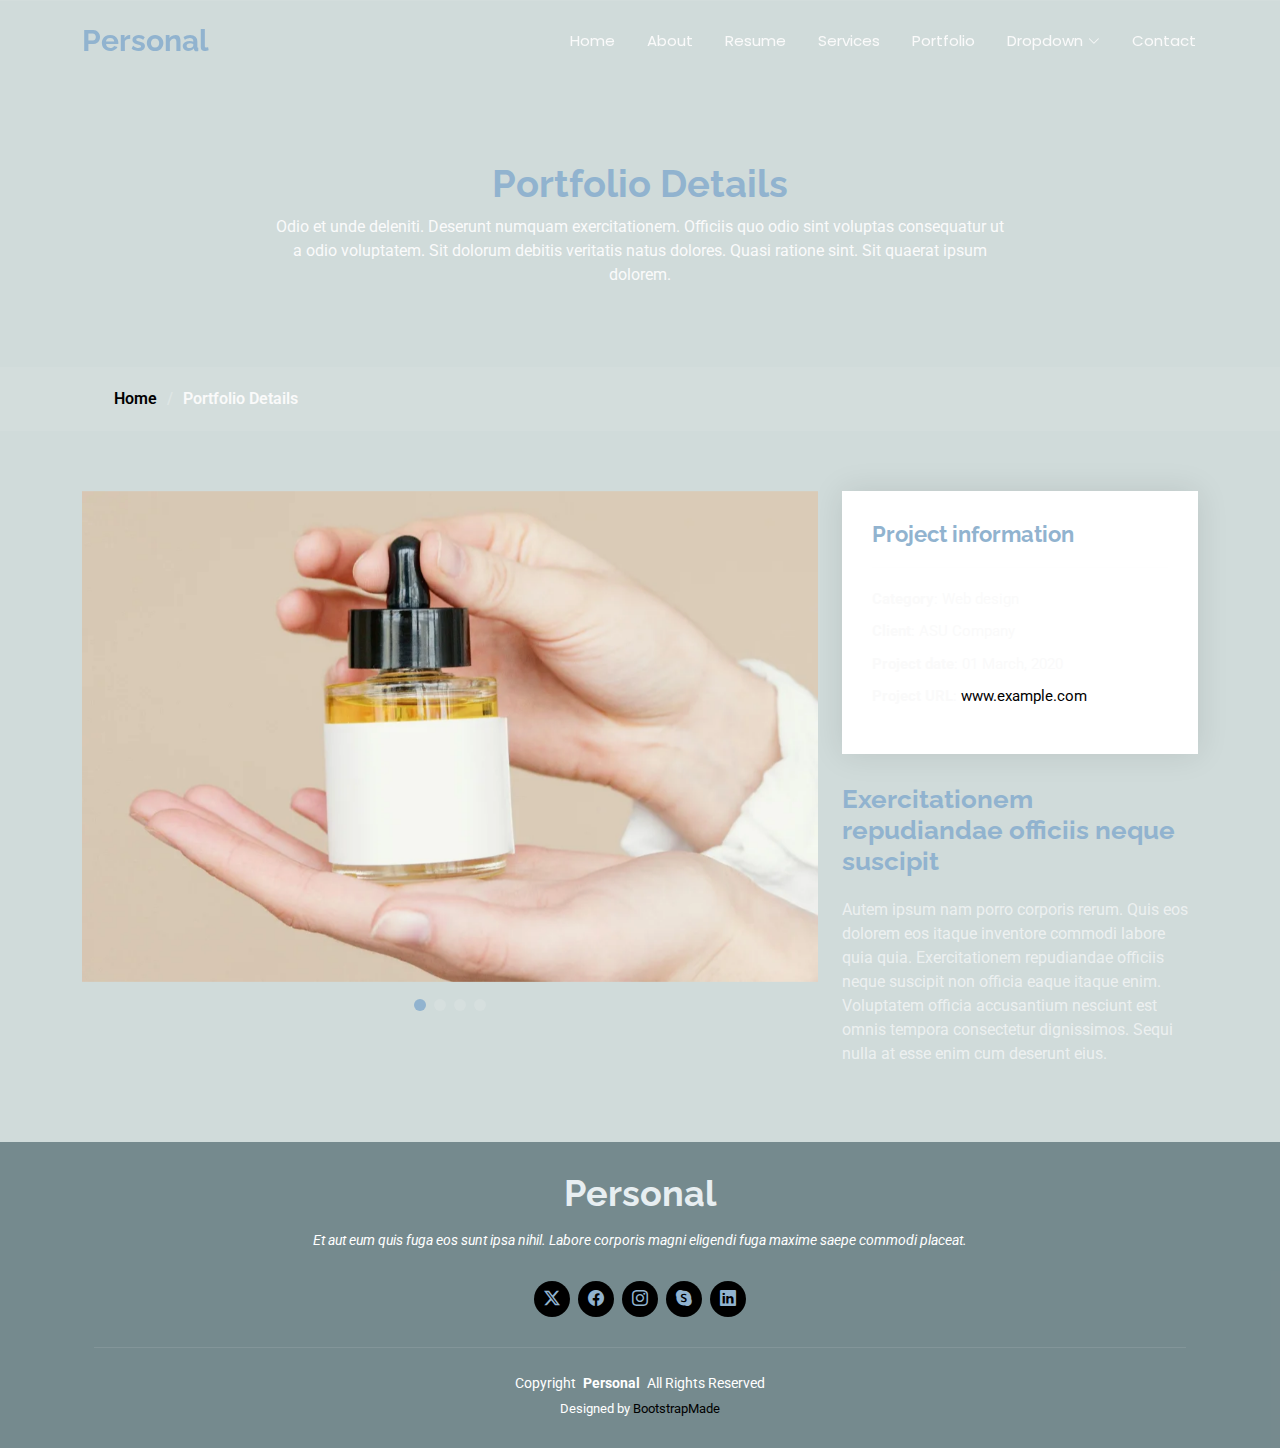
<file: Personal/portfolio-details.html>
<!DOCTYPE html>
<html lang="en">

<head>
  <meta charset="utf-8">
  <meta content="width=device-width, initial-scale=1.0" name="viewport">
  <title>Portfolio Details - Personal Bootstrap Template</title>
  <meta name="description" content="">
  <meta name="keywords" content="">

  <!-- Favicons -->
  <link href="assets/img/favicon.png" rel="icon">
  <link href="assets/img/apple-touch-icon.png" rel="apple-touch-icon">

  <!-- Fonts -->
  <link href="https://fonts.googleapis.com" rel="preconnect">
  <link href="https://fonts.gstatic.com" rel="preconnect" crossorigin>
  <link href="https://fonts.googleapis.com/css2?family=Roboto:ital,wght@0,100;0,300;0,400;0,500;0,700;0,900;1,100;1,300;1,400;1,500;1,700;1,900&family=Poppins:ital,wght@0,100;0,200;0,300;0,400;0,500;0,600;0,700;0,800;0,900;1,100;1,200;1,300;1,400;1,500;1,600;1,700;1,800;1,900&family=Raleway:ital,wght@0,100;0,200;0,300;0,400;0,500;0,600;0,700;0,800;0,900;1,100;1,200;1,300;1,400;1,500;1,600;1,700;1,800;1,900&display=swap" rel="stylesheet">

  <!-- Vendor CSS Files -->
  <link href="assets/vendor/bootstrap/css/bootstrap.min.css" rel="stylesheet">
  <link href="assets/vendor/bootstrap-icons/bootstrap-icons.css" rel="stylesheet">
  <link href="assets/vendor/aos/aos.css" rel="stylesheet">
  <link href="assets/vendor/swiper/swiper-bundle.min.css" rel="stylesheet">
  <link href="assets/vendor/glightbox/css/glightbox.min.css" rel="stylesheet">

  <!-- Main CSS File -->
  <link href="assets/css/main.css" rel="stylesheet">

  <!-- =======================================================
  * Template Name: Personal
  * Template URL: https://bootstrapmade.com/personal-free-resume-bootstrap-template/
  * Updated: Mar 05 2025 with Bootstrap v5.3.3
  * Author: BootstrapMade.com
  * License: https://bootstrapmade.com/license/
  ======================================================== -->
</head>

<body class="portfolio-details-page">

  <header id="header" class="header d-flex align-items-center fixed-top">
    <div class="container-fluid container-xl position-relative d-flex align-items-center justify-content-between">

      <a href="index.html" class="logo d-flex align-items-center">
        <!-- Uncomment the line below if you also wish to use an image logo -->
        <!-- <img src="assets/img/logo.webp" alt=""> -->
        <h1 class="sitename">Personal</h1>
      </a>

      <nav id="navmenu" class="navmenu">
        <ul>
          <li><a href="index.html">Home</a></li>
          <li><a href="about.html">About</a></li>
          <li><a href="resume.html">Resume</a></li>
          <li><a href="services.html">Services</a></li>
          <li><a href="portfolio.html">Portfolio</a></li>
          <li class="dropdown"><a href="#"><span>Dropdown</span> <i class="bi bi-chevron-down toggle-dropdown"></i></a>
            <ul>
              <li><a href="#">Dropdown 1</a></li>
              <li class="dropdown"><a href="#"><span>Deep Dropdown</span> <i class="bi bi-chevron-down toggle-dropdown"></i></a>
                <ul>
                  <li><a href="#">Deep Dropdown 1</a></li>
                  <li><a href="#">Deep Dropdown 2</a></li>
                  <li><a href="#">Deep Dropdown 3</a></li>
                  <li><a href="#">Deep Dropdown 4</a></li>
                  <li><a href="#">Deep Dropdown 5</a></li>
                </ul>
              </li>
              <li><a href="#">Dropdown 2</a></li>
              <li><a href="#">Dropdown 3</a></li>
              <li><a href="#">Dropdown 4</a></li>
            </ul>
          </li>
          <li><a href="contact.html">Contact</a></li>
        </ul>
        <i class="mobile-nav-toggle d-xl-none bi bi-list"></i>
      </nav>

    </div>
  </header>

  <main class="main">

    <!-- Page Title -->
    <div class="page-title" data-aos="fade">
      <div class="heading">
        <div class="container">
          <div class="row d-flex justify-content-center text-center">
            <div class="col-lg-8">
              <h1>Portfolio Details</h1>
              <p class="mb-0">Odio et unde deleniti. Deserunt numquam exercitationem. Officiis quo odio sint voluptas consequatur ut a odio voluptatem. Sit dolorum debitis veritatis natus dolores. Quasi ratione sint. Sit quaerat ipsum dolorem.</p>
            </div>
          </div>
        </div>
      </div>
      <nav class="breadcrumbs">
        <div class="container">
          <ol>
            <li><a href="index.html">Home</a></li>
            <li class="current">Portfolio Details</li>
          </ol>
        </div>
      </nav>
    </div><!-- End Page Title -->

    <!-- Portfolio Details Section -->
    <section id="portfolio-details" class="portfolio-details section">

      <div class="container" data-aos="fade-up" data-aos-delay="100">

        <div class="row gy-4">

          <div class="col-lg-8">
            <div class="portfolio-details-slider swiper init-swiper">

              <script type="application/json" class="swiper-config">
                {
                  "loop": true,
                  "speed": 600,
                  "autoplay": {
                    "delay": 5000
                  },
                  "slidesPerView": "auto",
                  "pagination": {
                    "el": ".swiper-pagination",
                    "type": "bullets",
                    "clickable": true
                  }
                }
              </script>

              <div class="swiper-wrapper align-items-center">

                <div class="swiper-slide">
                  <img src="assets/img/portfolio/portfolio-1.webp" alt="">
                </div>

                <div class="swiper-slide">
                  <img src="assets/img/portfolio/portfolio-10.webp" alt="">
                </div>

                <div class="swiper-slide">
                  <img src="assets/img/portfolio/portfolio-7.webp" alt="">
                </div>

                <div class="swiper-slide">
                  <img src="assets/img/portfolio/portfolio-4.webp" alt="">
                </div>

              </div>
              <div class="swiper-pagination"></div>
            </div>
          </div>

          <div class="col-lg-4">
            <div class="portfolio-info" data-aos="fade-up" data-aos-delay="200">
              <h3>Project information</h3>
              <ul>
                <li><strong>Category</strong>: Web design</li>
                <li><strong>Client</strong>: ASU Company</li>
                <li><strong>Project date</strong>: 01 March, 2020</li>
                <li><strong>Project URL</strong>: <a href="#">www.example.com</a></li>
              </ul>
            </div>
            <div class="portfolio-description" data-aos="fade-up" data-aos-delay="300">
              <h2>Exercitationem repudiandae officiis neque suscipit</h2>
              <p>
                Autem ipsum nam porro corporis rerum. Quis eos dolorem eos itaque inventore commodi labore quia quia. Exercitationem repudiandae officiis neque suscipit non officia eaque itaque enim. Voluptatem officia accusantium nesciunt est omnis tempora consectetur dignissimos. Sequi nulla at esse enim cum deserunt eius.
              </p>
            </div>
          </div>

        </div>

      </div>

    </section><!-- /Portfolio Details Section -->

  </main>

  <footer id="footer" class="footer dark-background">
    <div class="container">
      <h3 class="sitename">Personal</h3>
      <p>Et aut eum quis fuga eos sunt ipsa nihil. Labore corporis magni eligendi fuga maxime saepe commodi placeat.</p>
      <div class="social-links d-flex justify-content-center">
        <a href=""><i class="bi bi-twitter-x"></i></a>
        <a href=""><i class="bi bi-facebook"></i></a>
        <a href=""><i class="bi bi-instagram"></i></a>
        <a href=""><i class="bi bi-skype"></i></a>
        <a href=""><i class="bi bi-linkedin"></i></a>
      </div>
      <div class="container">
        <div class="copyright">
          <span>Copyright</span> <strong class="px-1 sitename">Personal</strong> <span>All Rights Reserved</span>
        </div>
        <div class="credits">
          <!-- All the links in the footer should remain intact. -->
          <!-- You can delete the links only if you've purchased the pro version. -->
          <!-- Licensing information: https://bootstrapmade.com/license/ -->
          <!-- Purchase the pro version with working PHP/AJAX contact form: [buy-url] -->
          Designed by <a href="https://bootstrapmade.com/">BootstrapMade</a>
        </div>
      </div>
    </div>
  </footer>

  <!-- Scroll Top -->
  <a href="#" id="scroll-top" class="scroll-top d-flex align-items-center justify-content-center"><i class="bi bi-arrow-up-short"></i></a>

  <!-- Preloader -->
  <div id="preloader"></div>

  <!-- Vendor JS Files -->
  <script src="assets/vendor/bootstrap/js/bootstrap.bundle.min.js"></script>
  <script src="assets/vendor/php-email-form/validate.js"></script>
  <script src="assets/vendor/aos/aos.js"></script>
  <script src="assets/vendor/typed.js/typed.umd.js"></script>
  <script src="assets/vendor/purecounter/purecounter_vanilla.js"></script>
  <script src="assets/vendor/waypoints/noframework.waypoints.js"></script>
  <script src="assets/vendor/swiper/swiper-bundle.min.js"></script>
  <script src="assets/vendor/glightbox/js/glightbox.min.js"></script>
  <script src="assets/vendor/imagesloaded/imagesloaded.pkgd.min.js"></script>
  <script src="assets/vendor/isotope-layout/isotope.pkgd.min.js"></script>

  <!-- Main JS File -->
  <script src="assets/js/main.js"></script>

</body>

</html>
</file>
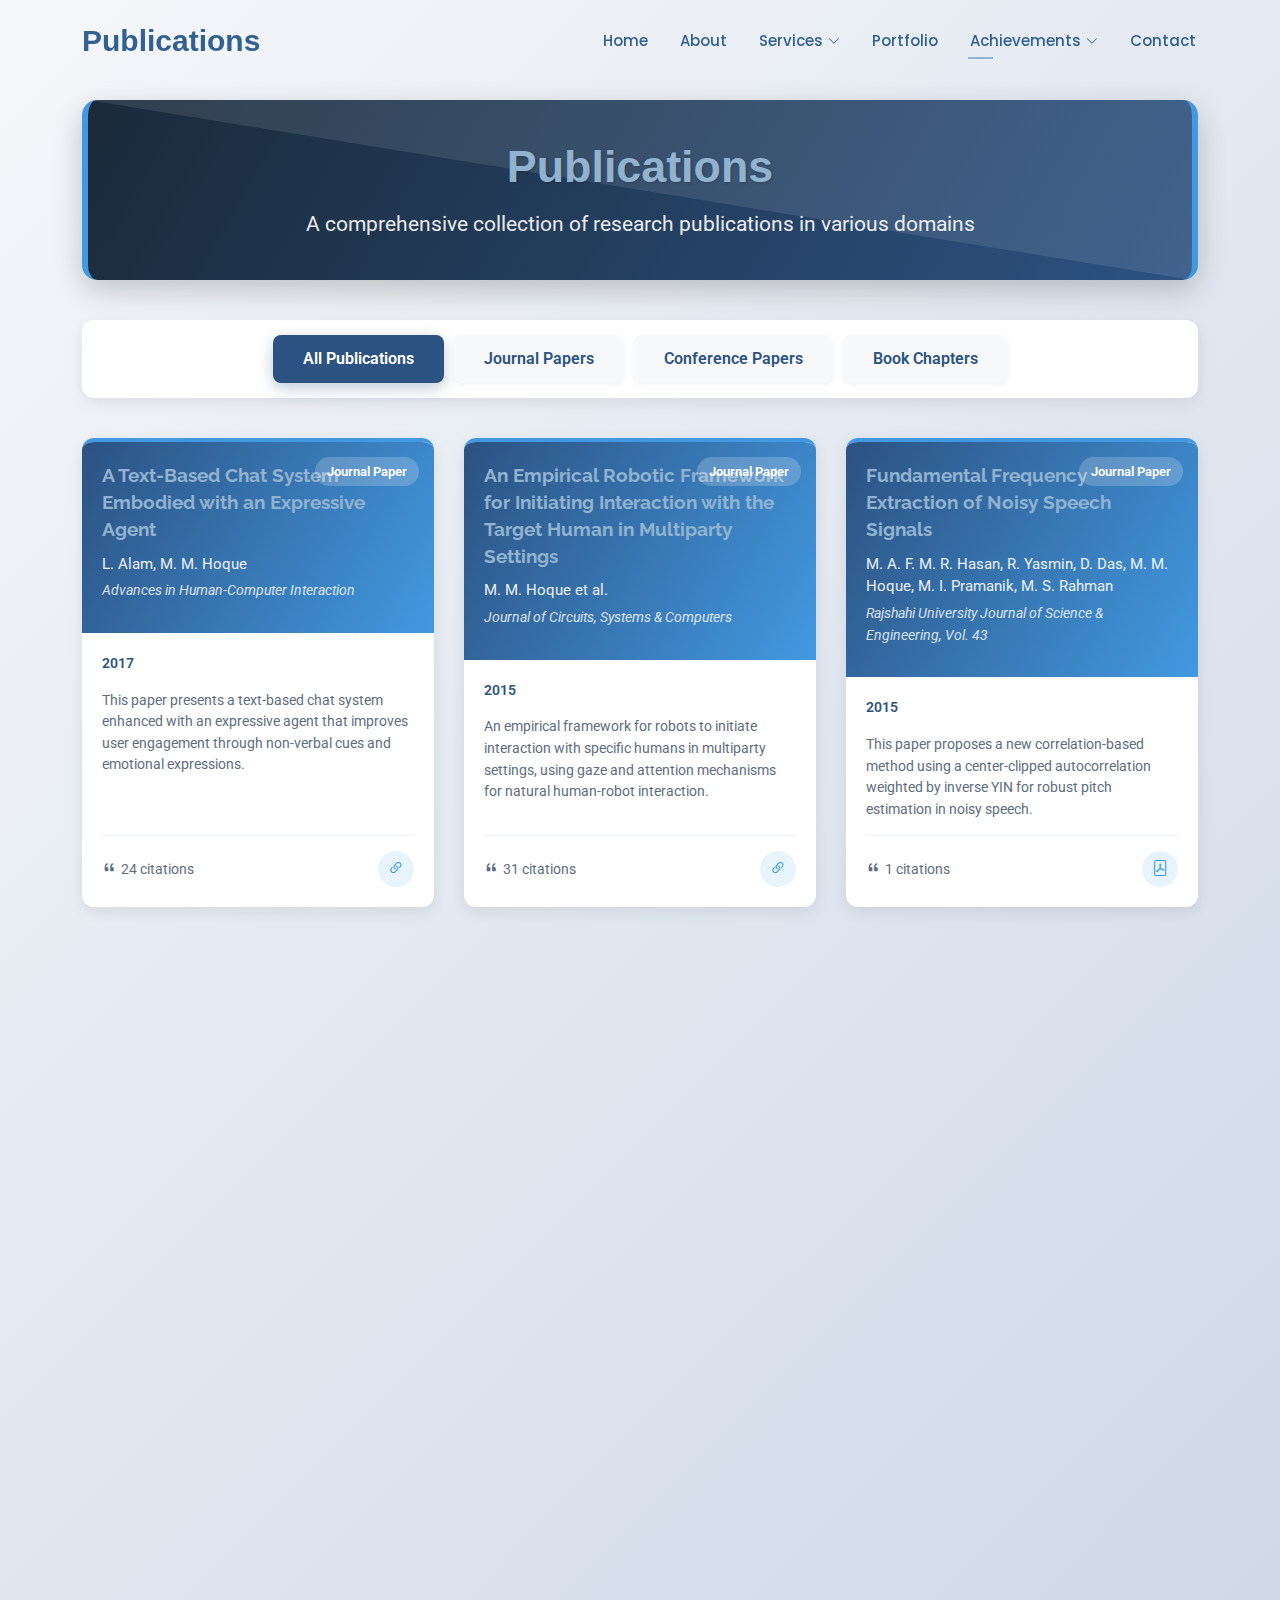
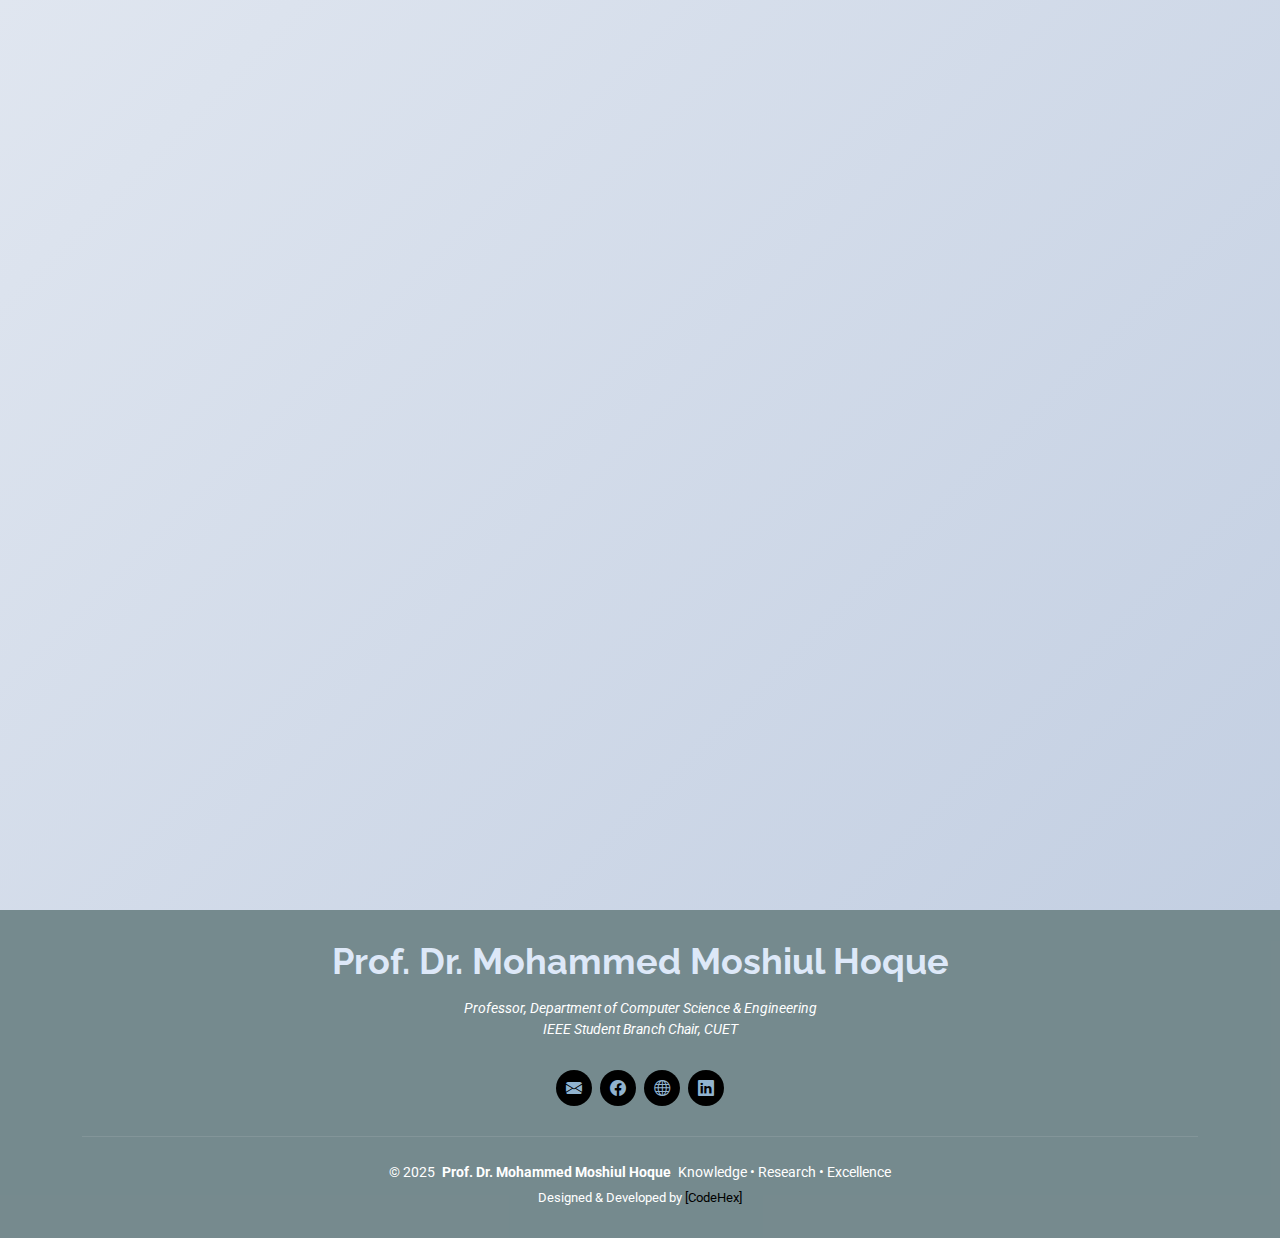
<file: Personal/publications.html>
<!DOCTYPE html>
<html lang="en">

<head>
  <meta charset="utf-8">
  <meta content="width=device-width, initial-scale=1.0" name="viewport">
  <title>Publications - Personal Portfolio</title>
  <meta name="description" content="">
  <meta name="keywords" content="">

  <!-- Favicons -->
  <link href="assets/img/favicon.png" rel="icon">
  <link href="assets/img/apple-touch-icon.png" rel="apple-touch-icon">

  <!-- Fonts -->
  <link href="https://fonts.googleapis.com" rel="preconnect">
  <link href="https://fonts.gstatic.com" rel="preconnect" crossorigin>
  <link href="https://fonts.googleapis.com/css2?family=Roboto:ital,wght@0,100;0,300;0,400;0,500;0,700;0,900;1,100;1,300;1,400;1,500;1,700;1,900&family=Poppins:ital,wght@0,100;0,200;0,300;0,400;0,500;0,600;0,700;0,800;0,900;1,100;1,200;1,300;1,400;1,500;1,600;1,700;1,800;1,900&family=Raleway:ital,wght@0,100;0,200;0,300;0,400;0,500;0,600;0,700;0,800;0,900;1,100;1,200;1,300;1,400;1,500;1,600;1,700;1,800;1,900&display=swap" rel="stylesheet">

  <!-- Vendor CSS Files -->
  <link href="assets/vendor/bootstrap/css/bootstrap.min.css" rel="stylesheet">
  <link href="assets/vendor/bootstrap-icons/bootstrap-icons.css" rel="stylesheet">
  <link href="assets/vendor/aos/aos.css" rel="stylesheet">
  <link href="assets/vendor/swiper/swiper-bundle.min.css" rel="stylesheet">
  <link href="assets/vendor/glightbox/css/glightbox.min.css" rel="stylesheet">

  <!-- Main CSS File -->
  <link href="assets/css/main.css" rel="stylesheet">

  <style>
       /* ===== Navbar Custom Colors ===== */
    .header .logo h1{
      color: #32608f;
      font-family: 'Segoe UI', Tahoma, Geneva, Verdana, sans-serif;
    }
    .scrolled .header
 {
    --background-color: #e7eef1;
}

/* Default link color */
#navmenu ul li a {
  color: #32608f;    
  font-weight: 500;
  transition: color 0.3s ease;
}

/* Hover effect */
#navmenu ul li a:hover {
  color: #5e8dc5;    
}

/* Active page */
#navmenu ul li a.active {
  color:  #32608f;    
  font-weight: 500;
}
/* Research link */
#navmenu ul li ul li a[href="research.html"] {
  color: #fff; 
}

/* Publications link */
#navmenu ul li ul li a[href="publications.html"] {
  color: #fff;  
}

/* Awards link */
#navmenu ul li ul li a[href="awards.html"] {
  color: #fff;   
}
/* Experience link */
#navmenu ul li ul li a[href="experience.html"] {
  color: #fff;   
}

/* Leadership link */
#navmenu ul li ul li a[href="leadership.html"] {
  color: #fff;   
}
/* Optional: hover effect for dropdown items */
#navmenu ul li ul li a:hover {
  color: #32608f;  
}

    /* Publications Section Styles */
    .publications-section {
      padding: 100px 0 50px;
      background: linear-gradient(135deg, #f5f7fa 0%, #c3cfe2 100%);
      min-height: 100vh;
    }

    .publications-header {
      text-align: center;
      margin-bottom: 40px;
      padding: 40px 20px;
      background: linear-gradient(120deg, #1a2a3a, #2c5282);
      color: white;
      border-radius: 15px;
      box-shadow: 0 10px 30px rgba(0, 0, 0, 0.2);
      position: relative;
      overflow: hidden;
      border-left: 6px solid #4299e1;
      border-right: 6px solid #4299e1;
    }
    
    .publications-header::before {
      content: "";
      position: absolute;
      top: 0;
      left: 0;
      width: 100%;
      height: 100%;
      background: url('data:image/svg+xml;utf8,<svg xmlns="http://www.w3.org/2000/svg" viewBox="0 0 100 100" preserveAspectRatio="none"><path d="M0,0 L100,0 L100,100 Z" fill="rgba(255,255,255,0.1)"/></svg>');
      background-size: cover;
    }
    
    .publications-header h1 {
      font-family: 'Segoe UI', Tahoma, Geneva, Verdana, sans-serif;
      font-size: 2.8rem;
      margin-bottom: 15px;
      font-weight: 700;
      position: relative;
      text-shadow: 1px 1px 3px rgba(0,0,0,0.2);
    }
    
    .publications-subtitle {
      font-size: 1.3rem;
      opacity: 0.9;
      max-width: 800px;
      margin: 0 auto;
      position: relative;
    }

    /* Tab Navigation */
    .tab-nav {
      display: flex;
      justify-content: center;
      flex-wrap: wrap;
      gap: 10px;
      margin-bottom: 40px;
      background: white;
      padding: 15px;
      border-radius: 12px;
      box-shadow: 0 5px 15px rgba(0, 0, 0, 0.08);
    }

    .tab-btn {
      padding: 12px 30px;
      background: #f8f9fa;
      border: none;
      color: #2c5282;
      border-radius: 8px;
      font-weight: 600;
      transition: all 0.3s ease;
      cursor: pointer;
      box-shadow: 0 2px 5px rgba(0, 0, 0, 0.05);
    }

    .tab-btn:hover {
      background: #e9ecef;
      transform: translateY(-2px);
    }

    .tab-btn.active {
      background: #2c5282;
      color: white;
      box-shadow: 0 5px 15px rgba(44, 82, 130, 0.3);
    }

    .publication-counter {
      text-align: center;
      margin-bottom: 30px;
      font-size: 1.1rem;
      color: #2c3e50;
      background: white;
      padding: 15px;
      border-radius: 10px;
      box-shadow: 0 3px 10px rgba(0, 0, 0, 0.05);
    }

    /* Tab Content */
    .tab-content {
      display: none;
    }

    .tab-content.active {
      display: block;
      animation: fadeIn 0.5s ease;
    }

    @keyframes fadeIn {
      from { opacity: 0; }
      to { opacity: 1; }
    }

    .publications-container {
      display: grid;
      grid-template-columns: repeat(auto-fill, minmax(350px, 1fr));
      gap: 30px;
      margin-bottom: 50px;
    }

    .publication-card {
      background: white;
      border-radius: 12px;
      overflow: hidden;
      box-shadow: 0 5px 15px rgba(0, 0, 0, 0.08);
      transition: all 0.3s ease;
      display: flex;
      flex-direction: column;
      height: 100%;
      border-top: 4px solid #4299e1;
    }

    .publication-card:hover {
      transform: translateY(-7px);
      box-shadow: 0 12px 20px rgba(0, 0, 0, 0.15);
    }

    .publication-header {
      padding: 20px 20px 15px;
      background: linear-gradient(120deg, #2c5282, #4299e1);
      color: white;
      position: relative;
    }

    .publication-type {
      position: absolute;
      top: 15px;
      right: 15px;
      background: rgba(255, 255, 255, 0.2);
      padding: 5px 12px;
      border-radius: 20px;
      font-size: 0.8rem;
      font-weight: 600;
    }

    .publication-title {
      font-size: 1.2rem;
      font-weight: 700;
      margin-bottom: 10px;
      line-height: 1.4;
    }

    .publication-authors {
      font-size: 0.95rem;
      opacity: 0.9;
      margin-bottom: 5px;
    }

    .publication-venue {
      font-size: 0.9rem;
      opacity: 0.8;
      font-style: italic;
    }

    .publication-body {
      padding: 20px;
      flex-grow: 1;
      display: flex;
      flex-direction: column;
    }

    .publication-meta {
      display: flex;
      justify-content: space-between;
      margin-bottom: 15px;
      font-size: 0.9rem;
      color: #5d6d7e;
    }

    .publication-year {
      font-weight: 600;
      color: #2c5282;
    }

    .publication-abstract {
      color: #5d6d7e;
      line-height: 1.5;
      margin-bottom: 15px;
      flex-grow: 1;
      font-size: 0.9rem;
    }

    .publication-footer {
      display: flex;
      justify-content: space-between;
      align-items: center;
      padding-top: 15px;
      border-top: 1px solid #ecf0f1;
    }

    .citation-count {
      display: flex;
      align-items: center;
      gap: 5px;
      font-size: 0.9rem;
      color: #5d6d7e;
    }

    .publication-links {
      display: flex;
      gap: 10px;
    }

    .publication-link {
      display: inline-flex;
      align-items: center;
      justify-content: center;
      width: 36px;
      height: 36px;
      background: #e8f4fc;
      color: #3498db;
      border-radius: 50%;
      transition: all 0.3s ease;
      text-decoration: none;
    }

    .publication-link:hover {
      background: #3498db;
      color: white;
      transform: scale(1.1);
    }

    .award-badge {
      display: inline-block;
      background: linear-gradient(120deg, #f39c12, #e67e22);
      color: white;
      padding: 5px 12px;
      border-radius: 20px;
      font-size: 0.8rem;
      font-weight: 600;
      margin-top: 10px;
    }

    /* Two-color header styling */
    .sitename {
      color: #dde8f8;
      font-weight: 700;
    }
    
    

    /* Responsive adjustments */
    @media (max-width: 768px) {
      .publications-container {
        grid-template-columns: 1fr;
      }
      
      .publications-header h1 {
        font-size: 2.2rem;
      }
      
      .publications-subtitle {
        font-size: 1.1rem;
      }
      
      .tab-nav {
        flex-direction: column;
        align-items: center;
      }
      
      .tab-btn {
        width: 100%;
        max-width: 250px;
      }
    }
  </style>
</head>

<body class="index-page">

  <header id="header" class="header d-flex align-items-center fixed-top">
    <div class="container-fluid container-xl position-relative d-flex align-items-center justify-content-between">

      <a href="index.html" class="logo d-flex align-items-center">
        <h1 class="sitename">Publications</h1>
      </a>

      <nav id="navmenu" class="navmenu">
        <ul>
          <li><a href="index.html">Home</a></li>
          <li><a href="about.html">About</a></li>
          <!-- <li><a href="resume.html">Resume</a></li> -->
          <li class="dropdown"><a href="#"><span>Services</span> <i class="bi bi-chevron-down toggle-dropdown"></i></a>
            <ul>
               <li><a href="experience.html">Experience</a></li>
               <li><a href="leadership.html">Leadership</a></li>
            </ul>
          </li>
          <li><a href="portfolio.html">Portfolio</a></li>
          <li class="dropdown"><a href="#" class="active"><span>Achievements</span> <i class="bi bi-chevron-down toggle-dropdown"></i></a>
            <ul>
              <li><a href="research.html">Research</a></li>
              <li><a href="publications.html">Publications</a></li>
              <li><a href="awards.html">Awards</a></li>
            </ul>
          </li>
          <li><a href="contact.html">Contact</a></li>
        </ul>
        <i class="mobile-nav-toggle d-xl-none bi bi-list"></i>
      </nav>

    </div>
  </header>

  <main id="main">
    <!-- Publications Section -->
    <section class="publications-section">
      <div class="container">
        <header class="publications-header" data-aos="fade-up">
          <h1>Publications</h1>
          <p class="publications-subtitle">A comprehensive collection of research publications in various domains</p>
        </header>
        
        <!-- Tab Navigation -->
        <div class="tab-nav" data-aos="fade-up" data-aos-delay="100">
          <button class="tab-btn active" data-tab="all">All Publications</button>
          <button class="tab-btn" data-tab="journal">Journal Papers</button>
          <button class="tab-btn" data-tab="conference">Conference Papers</button>
          <button class="tab-btn" data-tab="book">Book Chapters</button>
        </div>
        
       <!-- All Publications Tab -->
        <div class="tab-content active" id="all-tab">
          <div class="publications-container">
            
      
            <!-- Journal Papers -->
            <div class="publication-card" data-category="journal" data-aos="fade-up" data-aos-delay="300">
              <div class="publication-header">
                <div class="publication-type">Journal Paper</div>
                <h3 class="publication-title">A Text-Based Chat System Embodied with an Expressive Agent</h3>
                <p class="publication-authors">L. Alam, M. M. Hoque</p>
                <p class="publication-venue">Advances in Human-Computer Interaction</p>
              </div>
              <div class="publication-body">
                <div class="publication-meta">
                  <span class="publication-year">2017</span>

                </div>
                <p class="publication-abstract">
                  This paper presents a text-based chat system enhanced with an expressive agent that improves user engagement through non-verbal cues and emotional expressions.
                </p>
                <div class="publication-footer">
                  <div class="citation-count">
                    <i class="bi bi-quote"></i> 24 citations
                  </div>
                  <div class="publication-links">
                    <a href="https://onlinelibrary.wiley.com/doi/10.1155/2017/8962762" class="publication-link" title="DOI"><i class="bi bi-link-45deg"></i></a>
                  </div>
                </div>
              </div>
            </div>
            
            <div class="publication-card" data-category="journal" data-aos="fade-up" data-aos-delay="350">
              <div class="publication-header">
                <div class="publication-type">Journal Paper</div>
                <h3 class="publication-title">An Empirical Robotic Framework for Initiating Interaction with the Target Human in Multiparty Settings</h3>
                <p class="publication-authors">M. M. Hoque et al.</p>
                <p class="publication-venue">Journal of Circuits, Systems & Computers</p>
              </div>
              <div class="publication-body">
                <div class="publication-meta">
                  <span class="publication-year">2015</span>
                </div>
                <p class="publication-abstract">
                  An empirical framework for robots to initiate interaction with specific humans in multiparty settings, using gaze and attention mechanisms for natural human-robot interaction.
                </p>
                <div class="publication-footer">
                  <div class="citation-count">
                    <i class="bi bi-quote"></i> 31 citations
                  </div>
                  <div class="publication-links">
                    <a href="https://www.worldscientific.com/doi/abs/10.1142/S0218126615400034" class="publication-link" title="DOI"><i class="bi bi-link-45deg"></i></a>
 
                  </div>
                </div>
              </div>
            </div>
             <div class="publication-card" data-category="journal" data-aos="fade-up" data-aos-delay="200">
              <div class="publication-header">
                <div class="publication-type">Journal Paper</div>
                <h3 class="publication-title">Fundamental Frequency Extraction of Noisy Speech Signals</h3>
                <p class="publication-authors">M. A. F. M. R. Hasan, R. Yasmin, D. Das, M. M. Hoque, M. I. Pramanik, M. S. Rahman</p>
                <p class="publication-venue">Rajshahi University Journal of Science & Engineering, Vol. 43</p>
              </div>
              <div class="publication-body">
                <div class="publication-meta">
                  <span class="publication-year">2015</span>
                 
                </div>
                <p class="publication-abstract">
                 This paper proposes a new correlation-based method using a center-clipped autocorrelation weighted by inverse YIN for robust pitch estimation in noisy speech.
                </p>
                <div class="publication-footer">
                  <div class="citation-count">
                    <i class="bi bi-quote"></i> 1 citations
                  </div>
                  <div class="publication-links">
                    <a href="https://www.researchgate.net/publication/288992842_Fundamental_Frequency_Extraction_of_Noisy_Speech_Signals" class="publication-link" title="PDF"><i class="bi bi-file-pdf"></i></a>
                    
                  </div>
                </div>
              </div>
            </div>
             <div class="publication-card" data-category="journal" data-aos="fade-up" data-aos-delay="200">
              <div class="publication-header">
                <div class="publication-type">Journal Paper</div>
                <h3 class="publication-title">Hybrid Spectrum Sharing with Cooperative Secondary User Selection in Cognitive Radio Networks</h3>
                <p class="publication-authors">M. F. Kader, Assaduzzaman, M. M. Hoque</p>
                <p class="publication-venue">KSII Transactions on Internet and Information Systems (TIIS)</p>
              </div>
              <div class="publication-body">
                <div class="publication-meta">
                  <span class="publication-year">2013</span>
                 
                </div>
                <p class="publication-abstract">
                  This paper proposes a hybrid cooperative spectrum sharing protocol combining interweave and underlay modes, with relay selection to maintain primary QoS while allowing secondary access.
                </p>
                <div class="publication-footer">
                  <div class="citation-count">
                    
                  </div>
                  <div class="publication-links">
                    <a href="https://www.academia.edu/8856871/Hybrid_Spectrum_Sharing_with_Cooperative_Secondary_User_Selection_in_Cognitive_Radio_Networks?utm_source=chatgpt.com" class="publication-link" title="PDF"><i class="bi bi-file-pdf"></i></a>
                    
                  </div>
                </div>
              </div>
            </div>
            <!-- Conference Papers -->
            <div class="publication-card" data-category="conference" data-aos="fade-up" data-aos-delay="400">
              <div class="publication-header">
                <div class="publication-type">Conference Paper</div>
                <h3 class="publication-title">Developing a Vision-based Driving Assistance System</h3>
                <p class="publication-authors">A. M. Shibli, M. M. Hoque, L. Alam</p>
                <p class="publication-venue">IEMIS 2018, India</p>
              </div>
              <div class="publication-body">
                <div class="publication-meta">
                  <span class="publication-year">2018</span>
                  
                </div>
                <p class="publication-abstract">
                  A vision-based driving assistance system that uses computer vision algorithms to detect obstacles, lane markings, and traffic signs for enhanced driver safety.
                </p>
                
                <div class="publication-footer">
                  <div class="citation-count">
                    <i class="bi bi-quote"></i> 15 citations
                  </div>
                   <div class="publication-links">
                    <a href="https://www.researchgate.net/publication/329605031_Developing_a_Vision-Based_Driving_Assistance_System_Proceedings_of_IEMIS_2018_Volume_1" class="publication-link" title="PDF"><i class="bi bi-file-pdf"></i></a>
                  </div>
                </div>
              </div>
            </div>
            <div class="publication-card" data-category="conference" data-aos="fade-up" data-aos-delay="250">
              <div class="publication-header">
                <div class="publication-type">Conference Paper</div>
                <h3 class="publication-title">An Empirical Robotic Framework for Interacting with Multiple Humans</h3>
                <p class="publication-authors">M. M. Hoque, Q. D. Hossian, D. Das, Y. Kobayashi, Y. Kuno, K. Deb</p>
                <p class="publication-venue">EICT 2013, Bangladesh</p>
              </div>
              <div class="publication-body">
                <div class="publication-meta">
                  <span class="publication-year">2013</span>
                
                </div>
                <p class="publication-abstract">
                  This paper presents a robotic framework designed for natural interaction with multiple humans simultaneously, using multimodal cues for engagement management.
                </p>
                
                <div class="publication-footer">
                  <div class="citation-count">
                    <i class="bi bi-quote"></i> 28 citations
                  </div>
                  <div class="publication-links">
                    <a href="https://www.worldscientific.com/doi/10.1142/S0218126615400034" class="publication-link" title="PDF"><i class="bi bi-file-pdf"></i></a>
                  </div>
                </div>
              </div>
            </div>
             <div class="publication-card" data-category="conference" data-aos="fade-up" data-aos-delay="400">
              <div class="publication-header">
                <div class="publication-type">Conference Paper</div>
                <h3 class="publication-title">Word Sense Disambiguation of Bangla Sentences Using Statistical Approach</h3>
                <p class="publication-authors">Saiba Nazah, M. M. Hoque, M. R. Hossain</p>
                <p class="publication-venue">EICT 2017, IEEE, Bangladesh</p>
              </div>
              <div class="publication-body">
                <div class="publication-meta">
                  <span class="publication-year">2017</span>
                 
                </div>
                <p class="publication-abstract">
                 Proposes a statistical approach using Naïve Bayes and Artificial Neural Networks for disambiguating Bangla words, achieving 82% accuracy.
                </p>
                <div class="publication-footer">
                  <div class="citation-count">
                    <i class="bi bi-quote"></i> 13 citations
                  </div>
                  <div class="publication-links">
                    <a href="https://ieeexplore.ieee.org/document/8275157" class="publication-link" title="DOI"><i class="bi bi-link-45deg"></i></a>
                  </div>
                </div>
              </div>
            </div>

            <div class="publication-card" data-category="conference" data-aos="fade-up" data-aos-delay="400">
              <div class="publication-header">
                <div class="publication-type">Conference Paper</div>
                <h3 class="publication-title">An Intelligent Human–Robot Interaction Framework to Control the Human Attention</h3>
                <p class="publication-authors">M. M. Hoque, K. Deb, D. Das, Y. Kobayashi, Y. Kuno</p>
                <p class="publication-venue">International Conference on Informatics, Electronics, and Vision (ICIEV)</p>
              </div>
              <div class="publication-body">
                <div class="publication-meta">
                  <span class="publication-year">2013</span>
                  
                </div>
                <p class="publication-abstract">
                  This paper proposes a robotic attention-control framework in three phases: attract attention, make eye contact, then shift attention.
                </p>
                
                <div class="publication-footer">
                  <div class="citation-count">
                  
                  </div>
                   <div class="publication-links">
                    <a href="https://www.researchgate.net/publication/261455788_An_intelligent_human-robot_interaction_framework_to_control_the_human_attention" class="publication-link" title="PDF"><i class="bi bi-file-pdf"></i></a>
                  </div>
                </div>
              </div>
            </div>

            <!-- Book Chapters -->
             <div class="publication-card" data-category="book" data-aos="fade-up" data-aos-delay="200">
              <div class="publication-header">
                <div class="publication-type">Book Chapter</div>
                <h3 class="publication-title">Vision-based Driver's Attention Monitoring System for Smart Vehicles</h3>
                <p class="publication-authors">L. Alam, M. M. Hoque</p>
                <p class="publication-venue">Advances in Intelligent Systems & Computing, Springer (Vol. 866)</p>
              </div>
              <div class="publication-body">
                <div class="publication-meta">
                  <span class="publication-year">2018</span>
                  <span>Pages: 196–209</span>
                </div>
                <p class="publication-abstract">
                  This chapter presents a novel vision-based system for monitoring driver attention in smart vehicles using computer vision techniques to detect distraction and fatigue.
                </p>
                <div class="publication-footer">
                  <div class="citation-count">
                    <i class="bi bi-quote"></i> 12 citations
                  </div>
                  <div class="publication-links">
                    <a href="https://www.researchgate.net/publication/327942674_Vision-Based_Driver%27s_Attention_Monitoring_System_for_Smart_Vehicles" class="publication-link" title="PDF"><i class="bi bi-file-pdf"></i></a>
                  </div>
                </div>
              </div>
            </div>
            
            <div class="publication-card" data-category="book" data-aos="fade-up" data-aos-delay="250">
              <div class="publication-header">
                <div class="publication-type">Book Chapter</div>
                <h3 class="publication-title">Automatic Bengali Document Categorization based on Deep Convolution Nets</h3>
                <p class="publication-authors">M. R. Hossain, M. M. Hoque</p>
                <p class="publication-venue">Advances in Intelligent Systems & Computing (Vol. 882, In Press)</p>
              </div>
              <div class="publication-body">
                <div class="publication-meta">
                  <span class="publication-year">2018</span>
                  <span>In Press</span>
                </div>
                <p class="publication-abstract">
                  A deep learning approach for automatic categorization of Bengali documents using convolutional neural networks, achieving state-of-the-art performance in text classification.
                </p>
                <div class="publication-footer">
                  <div class="citation-count">
                    <i class="bi bi-quote"></i> 8 citations
                  </div>
                  <div class="publication-links">
       
                    <a href="https://www.researchgate.net/publication/332806361_Automatic_Bengali_Document_Categorization_Based_on_Deep_Convolution_Nets" class="publication-link" title="PDF"><i class="bi bi-file-pdf"></i></a>
                  </div>
                </div>
              </div>
            </div>
               <div class="publication-card" data-category="book" data-aos="fade-up" data-aos-delay="200">
              <div class="publication-header">
                <div class="publication-type">Book Chapter</div>
                <h3 class="publication-title">An Empirical Framework to Control Human Attention by Robot</h3>
                <p class="publication-authors">M. M. Hoque, T. Onuki, E. Tsuburaya, Y. Kobayashi, Y. Kuno, T. Sato, S. Kodama</p>
                <p class="publication-venue">Lecture Notes in Computer Science (LNCS, Vol. 6468), Springer</p>
              </div>
              <div class="publication-body">
                <div class="publication-meta">
                  <span class="publication-year">2011</span>
                  <span>Pages: 430–439</span>
                </div>
                <p class="publication-abstract">
                  This paper proposes a robotic attention model using head motion and blinking to attract human gaze, make eye contact, and shift focus to a target object.
                </p>
                <div class="publication-footer">
                  <div class="citation-count">
                    <i class="bi bi-quote"></i> 18 citations
                  </div>
                  <div class="publication-links">
                    <a href="https://www.researchgate.net/publication/220744827_An_Empirical_Framework_to_Control_Human_Attention_by_Robot" class="publication-link" title="PDF"><i class="bi bi-file-pdf"></i></a>
                  </div>
                </div>
              </div>
            </div>
             <div class="publication-card" data-category="book" data-aos="fade-up" data-aos-delay="300">
              <div class="publication-header">
                <div class="publication-type">Book Chapter</div>
                <h3 class="publication-title">Effects of Robotic Blinking Behavior for Making Eye Contact with Humans</h3>
                <p class="publication-authors">M. M. Hoque, Q. D. Hossain, K. Deb</p>
                <p class="publication-venue">Advanced Computing, Networking and Informatics (Smart Innovation, Vol. 27, Springer)</p>
              </div>
              <div class="publication-body">
                <div class="publication-meta">
                  <span class="publication-year">2014</span>
                  
                </div>
                <p class="publication-abstract">
                  Investigation of how robotic blinking behavior affects the establishment of eye contact with humans, with implications for natural human-robot interaction.
                </p>
                <div class="publication-footer">
                  <div class="citation-count">
                    <i class="bi bi-quote"></i> 19 citations
                  </div>
                  <div class="publication-links">
                    
                    <a href="https://link.springer.com/chapter/10.1007/978-3-319-07353-8_71" class="publication-link" title="PDF"><i class="bi bi-file-pdf"></i></a>
                  </div>
                </div>
              </div>
            </div>
            <!-- More publications would go here -->
          </div>
        </div>
        
        <!-- Journal Papers Tab -->
        <div class="tab-content" id="journal-tab">
          <div class="publications-container">
            <!-- Journal Papers content -->
            <div class="publication-card" data-category="journal" data-aos="fade-up" data-aos-delay="200">
              <div class="publication-header">
                <div class="publication-type">Journal Paper</div>
                <h3 class="publication-title">A Text-Based Chat System Embodied with an Expressive Agent</h3>
                <p class="publication-authors">L. Alam, M. M. Hoque</p>
                <p class="publication-venue">Advances in Human-Computer Interaction</p>
              </div>
              <div class="publication-body">
                <div class="publication-meta">
                  <span class="publication-year">2017</span>
                 
                </div>
                <p class="publication-abstract">
                  This paper presents a text-based chat system enhanced with an expressive agent that improves user engagement through non-verbal cues and emotional expressions.
                </p>
                <div class="publication-footer">
                  <div class="citation-count">
                    <i class="bi bi-quote"></i> 24 citations
                  </div>
                  <div class="publication-links">
                    <a href="https://onlinelibrary.wiley.com/doi/10.1155/2017/8962762" class="publication-link" title="DOI"><i class="bi bi-link-45deg"></i></a>
                    
                  </div>
                </div>
              </div>
            </div>
            
            <div class="publication-card" data-category="journal" data-aos="fade-up" data-aos-delay="250">
              <div class="publication-header">
                <div class="publication-type">Journal Paper</div>
                <h3 class="publication-title">An Empirical Robotic Framework for Initiating Interaction with the Target Human in Multiparty Settings</h3>
                <p class="publication-authors">M. M. Hoque et al.</p>
                <p class="publication-venue">Journal of Circuits, Systems & Computers</p>
              </div>
              <div class="publication-body">
                <div class="publication-meta">
                  <span class="publication-year">2015</span>
                 
                </div>
                <p class="publication-abstract">
                  An empirical framework for robots to initiate interaction with specific humans in multiparty settings, using gaze and attention mechanisms for natural human-robot interaction.
                </p>
                <div class="publication-footer">
                  <div class="citation-count">
                    <i class="bi bi-quote"></i> 31 citations
                  </div>
                  <div class="publication-links">
                    <a href="https://www.worldscientific.com/doi/abs/10.1142/S0218126615400034" class="publication-link" title="DOI"><i class="bi bi-link-45deg"></i></a>
                  </div>
                </div>
              </div>
            </div>
            
            <div class="publication-card" data-category="journal" data-aos="fade-up" data-aos-delay="300">
              <div class="publication-header">
                <div class="publication-type">Journal Paper</div>
                <h3 class="publication-title">Outage Capacity Analysis of a Cooperative Relaying Scheme in Interference Limited Cognitive Radio Networks</h3>
                <p class="publication-authors">M. F. Kader, Assaduzzaman, M. M. Hoque</p>
                <p class="publication-venue">Wireless Personal Communications, Springer</p>
              </div>
              <div class="publication-body">
                <div class="publication-meta">
                  <span class="publication-year">2014</span>
                </div>
                <p class="publication-abstract">
                  Analysis of outage capacity in cognitive radio networks using cooperative relaying schemes under interference-limited conditions, with performance evaluation.
                </p>
                <div class="publication-footer">
                  <div class="citation-count">
                    <i class="bi bi-quote"></i> 42 citations
                  </div>
                  <div class="publication-links">
                    <a href="https://link.springer.com/article/10.1007/s11277-014-1976-8" class="publication-link" title="DOI"><i class="bi bi-link-45deg"></i></a>
                  </div>
                </div>
              </div>
            </div>
            <div class="publication-card" data-category="journal" data-aos="fade-up" data-aos-delay="350">
              <div class="publication-header">
                <div class="publication-type">Journal Paper</div>
                <h3 class="publication-title">A Proactive Approach of Robotic Framework for Making Eye Contact with Humans</h3>
                <p class="publication-authors"> M. M. Hoque, Y. Kobayashi, Y. Kuno</p>
                <p class="publication-venue">Advances in Human-Computer Interaction</p>
              </div>
              <div class="publication-body">
                <div class="publication-meta">
                  <span class="publication-year">2014</span>
                </div>
                <p class="publication-abstract">
                  Proposes a robotic framework for initiating eye contact with humans through attention capture and gaze awareness, enhancing human-robot interaction.
                <div class="publication-footer">
                  <div class="citation-count">
                    <i class="bi bi-quote"></i> 6 citations
                  </div>
                  <div class="publication-links">
                    <a href="https://onlinelibrary.wiley.com/doi/10.1155/2014/694046" class="publication-link" title="DOI"><i class="bi bi-link-45deg"></i></a>
                  </div>
                </div>
              </div>
            </div>
             <div class="publication-card" data-category="journal" data-aos="fade-up" data-aos-delay="350">
              <div class="publication-header">
                <div class="publication-type">Journal Paper</div>
                <h3 class="publication-title">Effect of Robot’s Gaze Behaviors for Attracting and Controlling Human Attention</h3>
                <p class="publication-authors"> M. M. Hoque, T. Onuki, Y. Kobayashi, Y. Kuno</p>
                <p class="publication-venue">Journal of Advanced Robotics (Taylor & Francis, Japan)</p>
              </div>
              <div class="publication-body">
                <div class="publication-meta">
                  <span class="publication-year">2013</span>
                </div>
                <p class="publication-abstract">
                 Investigates how robot gaze behaviors—such as blinking and head movements—can attract and control human attention, enhancing human-robot interaction
                <div class="publication-footer">
                  <div class="citation-count">
                    <i class="bi bi-quote"></i> 64 citations
                  </div>
                  <div class="publication-links">
                    <a href="https://www.tandfonline.com/doi/abs/10.1080/01691864.2013.791654" class="publication-link" title="DOI"><i class="bi bi-link-45deg"></i></a>
                  </div>
                </div>
              </div>
            </div>
        
             <div class="publication-card" data-category="journal" data-aos="fade-up" data-aos-delay="200">
              <div class="publication-header">
                <div class="publication-type">Journal Paper</div>
                <h3 class="publication-title">Fundamental Frequency Extraction of Noisy Speech Signals</h3>
                <p class="publication-authors">M. A. F. M. R. Hasan, R. Yasmin, D. Das, M. M. Hoque, M. I. Pramanik, M. S. Rahman</p>
                <p class="publication-venue">Rajshahi University Journal of Science & Engineering, Vol. 43</p>
              </div>
              <div class="publication-body">
                <div class="publication-meta">
                  <span class="publication-year">2015</span>
                 
                </div>
                <p class="publication-abstract">
                 This paper proposes a new correlation-based method using a center-clipped autocorrelation weighted by inverse YIN for robust pitch estimation in noisy speech.
                </p>
                <div class="publication-footer">
                  <div class="citation-count">
                    <i class="bi bi-quote"></i> 1 citations
                  </div>
                  <div class="publication-links">
                    <a href="https://www.researchgate.net/publication/288992842_Fundamental_Frequency_Extraction_of_Noisy_Speech_Signals" class="publication-link" title="PDF"><i class="bi bi-file-pdf"></i></a>
                    
                  </div>
                </div>
              </div>
            </div>
             <div class="publication-card" data-category="journal" data-aos="fade-up" data-aos-delay="200">
              <div class="publication-header">
                <div class="publication-type">Journal Paper</div>
                <h3 class="publication-title">Hybrid Spectrum Sharing with Cooperative Secondary User Selection in Cognitive Radio Networks</h3>
                <p class="publication-authors">M. F. Kader, Assaduzzaman, M. M. Hoque</p>
                <p class="publication-venue">KSII Transactions on Internet and Information Systems (TIIS)</p>
              </div>
              <div class="publication-body">
                <div class="publication-meta">
                  <span class="publication-year">2013</span>
                 
                </div>
                <p class="publication-abstract">
                  This paper proposes a hybrid cooperative spectrum sharing protocol combining interweave and underlay modes, with relay selection to maintain primary QoS while allowing secondary access.
                </p>
                <div class="publication-footer">
              <div class="citation-count">
                    
                  </div>
                  <div class="publication-links">
                    <a href="https://www.academia.edu/8856871/Hybrid_Spectrum_Sharing_with_Cooperative_Secondary_User_Selection_in_Cognitive_Radio_Networks?utm_source=chatgpt.com" class="publication-link" title="PDF"><i class="bi bi-file-pdf"></i></a>
                    
                  </div>
                </div>
              </div>
            </div>
             <div class="publication-card" data-category="journal" data-aos="fade-up" data-aos-delay="200">
              <div class="publication-header">
                <div class="publication-type">Journal Paper</div>
                <h3 class="publication-title">A Robotic Framework for Controlling Human’s Attention</h3>
                <p class="publication-authors">M. M. Hoque</p>
                <p class="publication-venue">Paladyn: Journal of Behavioral Robotics, Vol. 3, No. 2, pp. 92–101</p>
              </div>
              <div class="publication-body">
                <div class="publication-meta">
                  <span class="publication-year">2012</span>
                 
                </div>
                <p class="publication-abstract">
                  This paper presents a conceptual robotic attention model with phases of attraction, eye contact, avoidance, gaze back, and shift to steer human attention in varied viewing situations.
                </p>
                <div class="publication-footer">
                 <div class="citation-count">
                    
                  </div>
                  <div class="publication-links">
                    <a href="https://link.springer.com/article/10.2478/s13230-012-0099-8?utm_source=chatgpt.com" class="publication-link" title="DOI"><i class="bi bi-link-45deg"></i></a>
                    
                  </div>
                </div>
              </div>
            </div>
             <div class="publication-card" data-category="journal" data-aos="fade-up" data-aos-delay="200">
              <div class="publication-header">
                <div class="publication-type">Journal Paper</div>
                <h3 class="publication-title">Design a Robotic Head to Attract Human Attention by Considering Viewing Situations</h3>
                <p class="publication-authors">M. M. Hoque, Y. Kobayashi, Y. Kuno, K. Deb</p>
                <p class="publication-venue">CSERJ (Computer Science & Engineering Research Journal), Bangladesh</p>
              </div>
              <div class="publication-body">
                <div class="publication-meta">
                  <span class="publication-year">2012</span>
                 
                </div>
                <p class="publication-abstract">
                 This study designs a robotic head that adapts its gaze & orientation based on viewing angle to reliably attract human attention in different situations.
                </p>
                <div class="publication-footer">
                  
                 
                </div>
              </div>
            </div>
             <div class="publication-card" data-category="journal" data-aos="fade-up" data-aos-delay="200">
              <div class="publication-header">
                <div class="publication-type">Journal Paper</div>
                <h3 class="publication-title">An Efficient Framework for Network Intrusion Detection</h3>
                <p class="publication-authors">M. M. Hoque, A. M. Mahbub</p>
                <p class="publication-venue">Georgian Electronic Scientific Journal: Computer Science and Telecommunications</p>
              </div>
              <div class="publication-body">
                <div class="publication-meta">
                  <span class="publication-year">2010</span>
                 
                </div>
                <p class="publication-abstract">
                 This paper proposes an intrusion detection framework using efficient methods to detect anomalous network behavior with lower overhead
                </p>
                <div class="publication-footer">
                 
                  </div>
                </div>
              </div>
            </div>
            <!-- Add more journal papers here -->
          </div>
        
        <!-- Conference Papers Tab -->
        <div class="tab-content" id="conference-tab">
          <div class="publications-container">
            <!-- Conference Papers content -->
           <div class="publication-card" data-category="conference" data-aos="fade-up" data-aos-delay="400">
              <div class="publication-header">
                <div class="publication-type">Conference Paper</div>
                <h3 class="publication-title">Developing a Vision-based Driving Assistance System</h3>
                <p class="publication-authors">A. M. Shibli, M. M. Hoque, L. Alam</p>
                <p class="publication-venue">IEMIS 2018, India</p>
              </div>
              <div class="publication-body">
                <div class="publication-meta">
                  <span class="publication-year">2018</span>
                  
                </div>
                <p class="publication-abstract">
                  A vision-based driving assistance system that uses computer vision algorithms to detect obstacles, lane markings, and traffic signs for enhanced driver safety.
                </p>
                
                <div class="publication-footer">
                  <div class="citation-count">
                    <i class="bi bi-quote"></i> 15 citations
                  </div>
                   <div class="publication-links">
                    <a href="https://www.researchgate.net/publication/329605031_Developing_a_Vision-Based_Driving_Assistance_System_Proceedings_of_IEMIS_2018_Volume_1" class="publication-link" title="PDF"><i class="bi bi-file-pdf"></i></a>
                  </div>
                </div>
              </div>
            </div>
            
            <div class="publication-card" data-category="conference" data-aos="fade-up" data-aos-delay="250">
              <div class="publication-header">
                <div class="publication-type">Conference Paper</div>
                <h3 class="publication-title">An Empirical Robotic Framework for Interacting with Multiple Humans</h3>
                <p class="publication-authors">M. M. Hoque, Q. D. Hossian, D. Das, Y. Kobayashi, Y. Kuno, K. Deb</p>
                <p class="publication-venue">EICT 2013, Bangladesh</p>
              </div>
              <div class="publication-body">
                <div class="publication-meta">
                  <span class="publication-year">2013</span>
                
                </div>
                <p class="publication-abstract">
                  This paper presents a robotic framework designed for natural interaction with multiple humans simultaneously, using multimodal cues for engagement management.
                </p>
                
                <div class="publication-footer">
                  <div class="citation-count">
                    <i class="bi bi-quote"></i> 28 citations
                  </div>
                  <div class="publication-links">
                    <a href="https://www.worldscientific.com/doi/10.1142/S0218126615400034" class="publication-link" title="PDF"><i class="bi bi-file-pdf"></i></a>
                  </div>
                </div>
              </div>
            </div>
            <div class="publication-card" data-category="conference" data-aos="fade-up" data-aos-delay="400">
              <div class="publication-header">
                <div class="publication-type">Conference Paper</div>
                <h3 class="publication-title">Controlling Human Attention through Robot’s Gaze Behaviors</h3>
                <p class="publication-authors"> M. M. Hoque, T. Onuki, Y. Kobayashi, Y. Kuno</p>
                <p class="publication-venue">HSI 2011</p>
              </div>
              <div class="publication-body">
                <div class="publication-meta">
                  <span class="publication-year">2011</span>
                 
                </div>
                <p class="publication-abstract">
                 Proposes a robotic framework for initiating eye contact with humans through attention capture and gaze awareness, enhancing human-robot interaction
                </p>
                
                <div class="publication-footer">
                  <div class="citation-count">
                    <i class="bi bi-quote"></i> 6 citations
                  </div>
                   <div class="publication-links">
                  <a href="https://dl.acm.org/doi/10.1145/2157689.2157729?utm_source=chatgpt.com" class="publication-link" title="PDF"><i class="bi bi-file-pdf"></i></a>
                  </div>
                </div>
              </div>
            </div>
             <div class="publication-card" data-category="conference" data-aos="fade-up" data-aos-delay="400">
              <div class="publication-header">
                <div class="publication-type">Conference Paper</div>
                <h3 class="publication-title">Real-Time Distraction Detection Based on Driver’s Visual Features</h3>
                <p class="publication-authors">L. Alam, M. M. Hoque</p>
                <p class="publication-venue">ECCE 2019, Bangladesh</p>
              </div>
              <div class="publication-body">
                <div class="publication-meta">
                  <span class="publication-year">2019</span>
                  
                </div>
                <p class="publication-abstract">
                 Proposes a real-time driver distraction detection system analyzing facial features like eye and head movements to classify attention states.
                </p>
                <div class="publication-footer">
                  <div class="citation-count">
                    <i class="bi bi-quote"></i> 21 citations
                  </div>
                  <div class="publication-links">
                    <a href="https://ieeexplore.ieee.org/document/8679191" class="publication-link" title="DOI"><i class="bi bi-link-45deg"></i></a>
                  </div>
                </div>
              </div>
            </div>
            <div class="publication-card" data-category="conference" data-aos="fade-up" data-aos-delay="400">
              <div class="publication-header">
                <div class="publication-type">Conference Paper</div>
                <h3 class="publication-title">Word Sense Disambiguation of Bangla Sentences Using Statistical Approach</h3>
                <p class="publication-authors">Saiba Nazah, M. M. Hoque, M. R. Hossain</p>
                <p class="publication-venue">EICT 2017, IEEE, Bangladesh</p>
              </div>
              <div class="publication-body">
                <div class="publication-meta">
                  <span class="publication-year">2017</span>
                 
                </div>
                <p class="publication-abstract">
                 Proposes a statistical approach using Naïve Bayes and Artificial Neural Networks for disambiguating Bangla words, achieving 82% accuracy.
                </p>
                <div class="publication-footer">
                  <div class="citation-count">
                    <i class="bi bi-quote"></i> 13 citations
                  </div>
                  <div class="publication-links">
                    <a href="https://ieeexplore.ieee.org/document/8275157" class="publication-link" title="DOI"><i class="bi bi-link-45deg"></i></a>
                  </div>
                </div>
              </div>
            </div>

            <div class="publication-card" data-category="conference" data-aos="fade-up" data-aos-delay="400">
              <div class="publication-header">
                <div class="publication-type">Conference Paper</div>
                <h3 class="publication-title">An Intelligent Human–Robot Interaction Framework to Control the Human Attention</h3>
                <p class="publication-authors">M. M. Hoque, K. Deb, D. Das, Y. Kobayashi, Y. Kuno</p>
                <p class="publication-venue">International Conference on Informatics, Electronics, and Vision (ICIEV)</p>
              </div>
              <div class="publication-body">
                <div class="publication-meta">
                  <span class="publication-year">2013</span>
                  
                </div>
                <p class="publication-abstract">
                  This paper proposes a robotic attention-control framework in three phases: attract attention, make eye contact, then shift attention.
                </p>
                
                <div class="publication-footer">
                  <div class="citation-count">
                  
                  </div>
                   <div class="publication-links">
                    <a href="https://www.researchgate.net/publication/261455788_An_intelligent_human-robot_interaction_framework_to_control_the_human_attention" class="publication-link" title="PDF"><i class="bi bi-file-pdf"></i></a>
                  </div>
                </div>
              </div>
            </div>

            <div class="publication-card" data-category="conference" data-aos="fade-up" data-aos-delay="400">
              <div class="publication-header">
                <div class="publication-type">Conference Paper</div>
                <h3 class="publication-title">Vision-based Attention Control System for Socially Interactive Robots</h3>
                <p class="publication-authors">D. Das, M. M. Hoque, T. Onuki, Y. Kobayashi, Y. Kuno</p>
                <p class="publication-venue">The 21st IEEE International Symposium on Robot and Human Interactive Communication (RO-MAN), France</p>
              </div>
              <div class="publication-body">
                <div class="publication-meta">
                  <span class="publication-year">2012</span>
                  
                </div>
                <p class="publication-abstract">
                  This work detects human attention level from visual cues (face/head) and controls attention by robot gaze/head actions in interactive scenarios.
                </p>
                
                <div class="publication-footer">
                  <div class="citation-count">
                    
                  </div>
                   <div class="publication-links">
                    <a href="https://www.researchgate.net/publication/261350682_Vision-based_attention_control_system_for_socially_interactive_robots?utm_source=chatgpt.com" class="publication-link" title="PDF"><i class="bi bi-file-pdf"></i></a>
                  </div>
                </div>
              </div>
            </div>

            <div class="publication-card" data-category="conference" data-aos="fade-up" data-aos-delay="400">
              <div class="publication-header">
                <div class="publication-type">Conference Paper</div>
                <h3 class="publication-title">Model for Controlling a Target Human's Attention in Multi-Party Settings</h3>
                <p class="publication-authors">M. M. Hoque, D. Das, T. Onuki, Y. Kobayashi, Y. Kuno</p>
                <p class="publication-venue">The 21st IEEE International Symposium on Robot and Human Interactive Communication (RO-MAN)</p>
              </div>
              <div class="publication-body">
                <div class="publication-meta">
                  <span class="publication-year">2012</span>
                  
                </div>
                <p class="publication-abstract">
                  This paper presents an attention-control model where a robot attracts a target’s attention, makes eye contact, shifts gaze, and avoids non-targets in multiparty settings
                </p>
                
                <div class="publication-footer">
                   <div class="citation-count">
                   
                  </div>
                  
                   <div class="publication-links">
                    <a href="https://link.springer.com/chapter/10.1007/978-3-642-31576-3_68?utm_source=chatgpt.com" class="publication-link" title="PDF"><i class="bi bi-file-pdf"></i></a>
                  </div>
                </div>
              </div>
            </div>

            <div class="publication-card" data-category="conference" data-aos="fade-up" data-aos-delay="400">
              <div class="publication-header">
                <div class="publication-type">Conference Paper</div>
                <h3 class="publication-title">Attention control system considering the target person's attention level</h3>
                <p class="publication-authors">D. Das, M. M. Hoque, Y. Kobayashi, Y. Kuno</p>
                <p class="publication-venue">ACM/IEEE International Conference on Human Robot Interaction (HRI), Japan</p>
              </div>
              <div class="publication-body">
                <div class="publication-meta">
                  <span class="publication-year">2013</span>
                  
                </div>
                <p class="publication-abstract">
                  This paper proposes an attention control system for social robots that monitors a person’s task focus and uses that to decide how to attract their attention toward the robot.
                </p>
                
                <div class="publication-footer">
                  <div class="citation-count">
                    <i class="bi bi-quote"></i> 8 citations
                  </div>
                   <div class="publication-links">
                    <a href="https://dl.acm.org/doi/abs/10.5555/2447556.2447592?utm_source=chatgpt.com" class="publication-link" title="PDF"><i class="bi bi-file-pdf"></i></a>
                  </div>
                </div>
              </div>
            </div>

            <div class="publication-card" data-category="conference" data-aos="fade-up" data-aos-delay="400">
              <div class="publication-header">
                <div class="publication-type">Conference Paper</div>
                <h3 class="publication-title">An Integrated Approach of Attention Control of Target Human by Nonverbal Behaviors of Robots in Different Viewing Situations</h3>
                <p class="publication-authors">M. M. Hoque, D. Das, T. Onuki, Y. Kobayashi, Y. Kuno</p>
                <p class="publication-venue">IEEE/RSJ International Conference on Intelligent Robots and Systems (IROS)</p>
              </div>
              <div class="publication-body">
                <div class="publication-meta">
                  <span class="publication-year">2012</span>
                  
                </div>
                <p class="publication-abstract">
                 This paper introduces a 4-phase attention control model where a robot gains attention, makes eye contact, handles avoidance, and shifts human gaze via nonverbal cues.
                </p>
                
                <div class="publication-footer">
                  <div class="citation-count">
                    
                  </div>
                   <div class="publication-links">
                    <a href="https://www.researchgate.net/publication/261353377_An_integrated_approach_of_attention_control_of_target_human_by_nonverbal_behaviors_of_robots_in_different_viewing_situations" class="publication-link" title="PDF"><i class="bi bi-file-pdf"></i></a>
                  </div>
                </div>
              </div>
            </div>
            <!-- Add more conference papers here -->
          </div>
        </div>
        
        <!-- Book Chapters Tab -->
        <div class="tab-content" id="book-tab">
          <div class="publications-container">
            <!-- Book Chapters content -->
            <div class="publication-card" data-category="book" data-aos="fade-up" data-aos-delay="200">
              <div class="publication-header">
                <div class="publication-type">Book Chapter</div>
                <h3 class="publication-title">Vision-based Driver's Attention Monitoring System for Smart Vehicles</h3>
                <p class="publication-authors">L. Alam, M. M. Hoque</p>
                <p class="publication-venue">Advances in Intelligent Systems & Computing, Springer (Vol. 866)</p>
              </div>
              <div class="publication-body">
                <div class="publication-meta">
                  <span class="publication-year">2018</span>
                  <span>Pages: 196–209</span>
                </div>
                <p class="publication-abstract">
                  This chapter presents a novel vision-based system for monitoring driver attention in smart vehicles using computer vision techniques to detect distraction and fatigue.
                </p>
                <div class="publication-footer">
                  <div class="citation-count">
                    <i class="bi bi-quote"></i> 12 citations
                  </div>
                  <div class="publication-links">
                    <a href="https://www.researchgate.net/publication/327942674_Vision-Based_Driver%27s_Attention_Monitoring_System_for_Smart_Vehicles" class="publication-link" title="PDF"><i class="bi bi-file-pdf"></i></a>
                  </div>
                </div>
              </div>
            </div>
            
            <div class="publication-card" data-category="book" data-aos="fade-up" data-aos-delay="250">
              <div class="publication-header">
                <div class="publication-type">Book Chapter</div>
                <h3 class="publication-title">Automatic Bengali Document Categorization based on Deep Convolution Nets</h3>
                <p class="publication-authors">M. R. Hossain, M. M. Hoque</p>
                <p class="publication-venue">Advances in Intelligent Systems & Computing (Vol. 882, In Press)</p>
              </div>
              <div class="publication-body">
                <div class="publication-meta">
                  <span class="publication-year">2018</span>
                  <span>In Press</span>
                </div>
                <p class="publication-abstract">
                  A deep learning approach for automatic categorization of Bengali documents using convolutional neural networks, achieving state-of-the-art performance in text classification.
                </p>
                <div class="publication-footer">
                  <div class="citation-count">
                    <i class="bi bi-quote"></i> 8 citations
                  </div>
                  <div class="publication-links">
                    
                    <a href="https://www.researchgate.net/publication/332806361_Automatic_Bengali_Document_Categorization_Based_on_Deep_Convolution_Nets" class="publication-link" title="PDF"><i class="bi bi-file-pdf"></i></a>
                  </div>
                </div>
              </div>
            </div>
            
            <div class="publication-card" data-category="book" data-aos="fade-up" data-aos-delay="300">
              <div class="publication-header">
                <div class="publication-type">Book Chapter</div>
                <h3 class="publication-title">Effects of Robotic Blinking Behavior for Making Eye Contact with Humans</h3>
                <p class="publication-authors">M. M. Hoque, Q. D. Hossain, K. Deb</p>
                <p class="publication-venue">Advanced Computing, Networking and Informatics (Smart Innovation, Vol. 27, Springer)</p>
              </div>
              <div class="publication-body">
                <div class="publication-meta">
                  <span class="publication-year">2014</span>
                  
                </div>
                <p class="publication-abstract">
                  Investigation of how robotic blinking behavior affects the establishment of eye contact with humans, with implications for natural human-robot interaction.
                </p>
                <div class="publication-footer">
                  <div class="citation-count">
                    <i class="bi bi-quote"></i> 19 citations
                  </div>
                  <div class="publication-links">
                    
                    <a href="https://link.springer.com/chapter/10.1007/978-3-319-07353-8_71" class="publication-link" title="PDF"><i class="bi bi-file-pdf"></i></a>
                  </div>
                </div>
              </div>
            </div>
            <div class="publication-card" data-category="book" data-aos="fade-up" data-aos-delay="200">
              <div class="publication-header">
                <div class="publication-type">Book Chapter</div>
                <h3 class="publication-title">Developing a Vision-based Driving Assistance System</h3>
                <p class="publication-authors">A. M. Shibli, M. M. Hoque, L. Alam</p>
                <p class="publication-venue">Advances in Intelligent Systems & Computing (Vol. 755)</p>
              </div>
              <div class="publication-body">
                <div class="publication-meta">
                  <span class="publication-year">2018</span>
                  <span>Pages: 799–812</span>
                </div>
                <p class="publication-abstract">
                  This chapter presents a vision-based system that monitors driver attention using facial and gaze cues, providing alerts to prevent distraction and fatigue.
                </p>
                <div class="publication-footer">
                  <div class="citation-count">
                  <i class="bi bi-quote"></i> 6 citations
                  </div>
                   <div class="publication-links">
                    <a href="https://www.researchgate.net/publication/329605031_Developing_a_Vision-Based_Driving_Assistance_System_Proceedings_of_IEMIS_2018_Volume_1" class="publication-link" title="PDF"><i class="bi bi-file-pdf"></i></a>
                  </div>
                  
                </div>
                  </div>
                </div>
                 <div class="publication-card" data-category="book" data-aos="fade-up" data-aos-delay="200">
              <div class="publication-header">
                <div class="publication-type">Book Chapter</div>
                <h3 class="publication-title">Robotic System Controlling Target Human’s Attention</h3>
                <p class="publication-authors">M. M. Hoque et al.</p>
                <p class="publication-venue">Intelligent Computing Theories & Applications (LNAI, Springer)</p>
              </div>
              <div class="publication-body">
                <div class="publication-meta">
                  <span class="publication-year">2012</span>
                </div>
                <p class="publication-abstract">
                 This paper presents a robotic attention-control model that attracts a target, makes eye contact, and guides attention while avoiding non-targets.
                </p>
                <div class="publication-footer">
                  <div class="citation-count">
                    <i class="bi bi-quote"></i> 9 citations
                  </div>
                   <div class="publication-links">
                    <a href="https://link.springer.com/chapter/10.1007/978-3-642-31576-3_68" class="publication-link" title="PDF"><i class="bi bi-file-pdf"></i></a>
                  </div>
                </div>
              </div>
            </div>
            
            <div class="publication-card" data-category="book" data-aos="fade-up" data-aos-delay="200">
              <div class="publication-header">
                <div class="publication-type">Book Chapter</div>
                <h3 class="publication-title">An Empirical Framework to Control Human Attention by Robot</h3>
                <p class="publication-authors">M. M. Hoque, T. Onuki, E. Tsuburaya, Y. Kobayashi, Y. Kuno, T. Sato, S. Kodama</p>
                <p class="publication-venue">Lecture Notes in Computer Science (LNCS, Vol. 6468), Springer</p>
              </div>
              <div class="publication-body">
                <div class="publication-meta">
                  <span class="publication-year">2011</span>
                  <span>Pages: 430–439</span>
                </div>
                <p class="publication-abstract">
                  This paper proposes a robotic attention model using head motion and blinking to attract human gaze, make eye contact, and shift focus to a target object.
                </p>
                <div class="publication-footer">
                  <div class="citation-count">
                    <i class="bi bi-quote"></i> 18 citations
                  </div>
                  <div class="publication-links">
                    <a href="https://www.researchgate.net/publication/220744827_An_Empirical_Framework_to_Control_Human_Attention_by_Robot" class="publication-link" title="PDF"><i class="bi bi-file-pdf"></i></a>
                  </div>
                </div>
              </div>
            </div>
          
            <!-- Add more book chapters here -->
          
        </div>
      </div>
      </div>
    </section>
  </main>

   <footer id="footer" class="footer dark-background">
    <div class="container text-center">
      <h3 class="sitename">Prof. Dr. Mohammed Moshiul Hoque</h3>
      <p>Professor, Department of Computer Science & Engineering<br>
         IEEE Student Branch Chair, CUET</p>
      
      <div class="social-links d-flex justify-content-center">
        <a href="mailto:mmoshiulh@gmail.com"><i class="bi bi-envelope-fill"></i></a>
        <a href="https://www.facebook.com/mohammed.m.hoque.92/"><i class="bi bi-facebook"></i></a>
        <a href="https://ieee.org"><i class="bi bi-globe"></i></a>
        <a href="https://www.linkedin.com/in/sir-profile"><i class="bi bi-linkedin"></i></a>
      </div>

      <div class="copyright mt-3">
        <span>© 2025</span> <strong class="px-1">Prof. Dr. Mohammed Moshiul Hoque</strong> <span>Knowledge • Research • Excellence</span>
      </div>

      <div class="credits">
        Designed & Developed by <a href="#">[CodeHex]</a>
      </div>
    </div>
  </footer>


  <!-- Scroll Top -->
  <a href="#" id="scroll-top" class="scroll-top d-flex align-items-center justify-content-center"><i class="bi bi-arrow-up-short"></i></a>

  <!-- Preloader -->
  <div id="preloader"></div>

  <!-- Vendor JS Files -->
  <script src="assets/vendor/bootstrap/js/bootstrap.bundle.min.js"></script>
  <script src="assets/vendor/php-email-form/validate.js"></script>
  <script src="assets/vendor/aos/aos.js"></script>
  <script src="assets/vendor/typed.js/typed.umd.js"></script>
  <script src="assets/vendor/purecounter/purecounter_vanilla.js"></script>
  <script src="assets/vendor/waypoints/noframework.waypoints.js"></script>
  <script src="assets/vendor/swiper/swiper-bundle.min.js"></script>
  <script src="assets/vendor/glightbox/js/glightbox.min.js"></script>
  <script src="assets/vendor/imagesloaded/imagesloaded.pkgd.min.js"></script>
  <script src="assets/vendor/isotope-layout/isotope.pkgd.min.js"></script>

  <!-- Main JS File -->
  <script src="assets/js/main.js"></script>

  <script>
    // Tab functionality
    document.addEventListener('DOMContentLoaded', function() {
      const tabButtons = document.querySelectorAll('.tab-btn');
      const tabContents = document.querySelectorAll('.tab-content');
      const publicationCount = document.getElementById('publication-count');
      
      // Publication counts for each tab
      const publicationCounts = {
        'all': document.querySelectorAll('.publication-card').length,
        'journal': document.querySelectorAll('.publication-card[data-category="journal"]').length,
        'conference': document.querySelectorAll('.publication-card[data-category="conference"]').length,
        'book': document.querySelectorAll('.publication-card[data-category="book"]').length
      };
      
      // Switch tabs
      tabButtons.forEach(button => {
        button.addEventListener('click', function() {
          // Remove active class from all buttons and contents
          tabButtons.forEach(btn => btn.classList.remove('active'));
          tabContents.forEach(content => content.classList.remove('active'));
          
          // Add active class to clicked button
          this.classList.add('active');
          
          // Show the corresponding tab content
          const tabId = this.getAttribute('data-tab') + '-tab';
          document.getElementById(tabId).classList.add('active');
          
          // Update publication count
          publicationCount.textContent = publicationCounts[this.getAttribute('data-tab')];
        });
      });
      
      // Initialize publication count
      publicationCount.textContent = publicationCounts['all'];
    });
  </script>

</body>

</html>
</file>
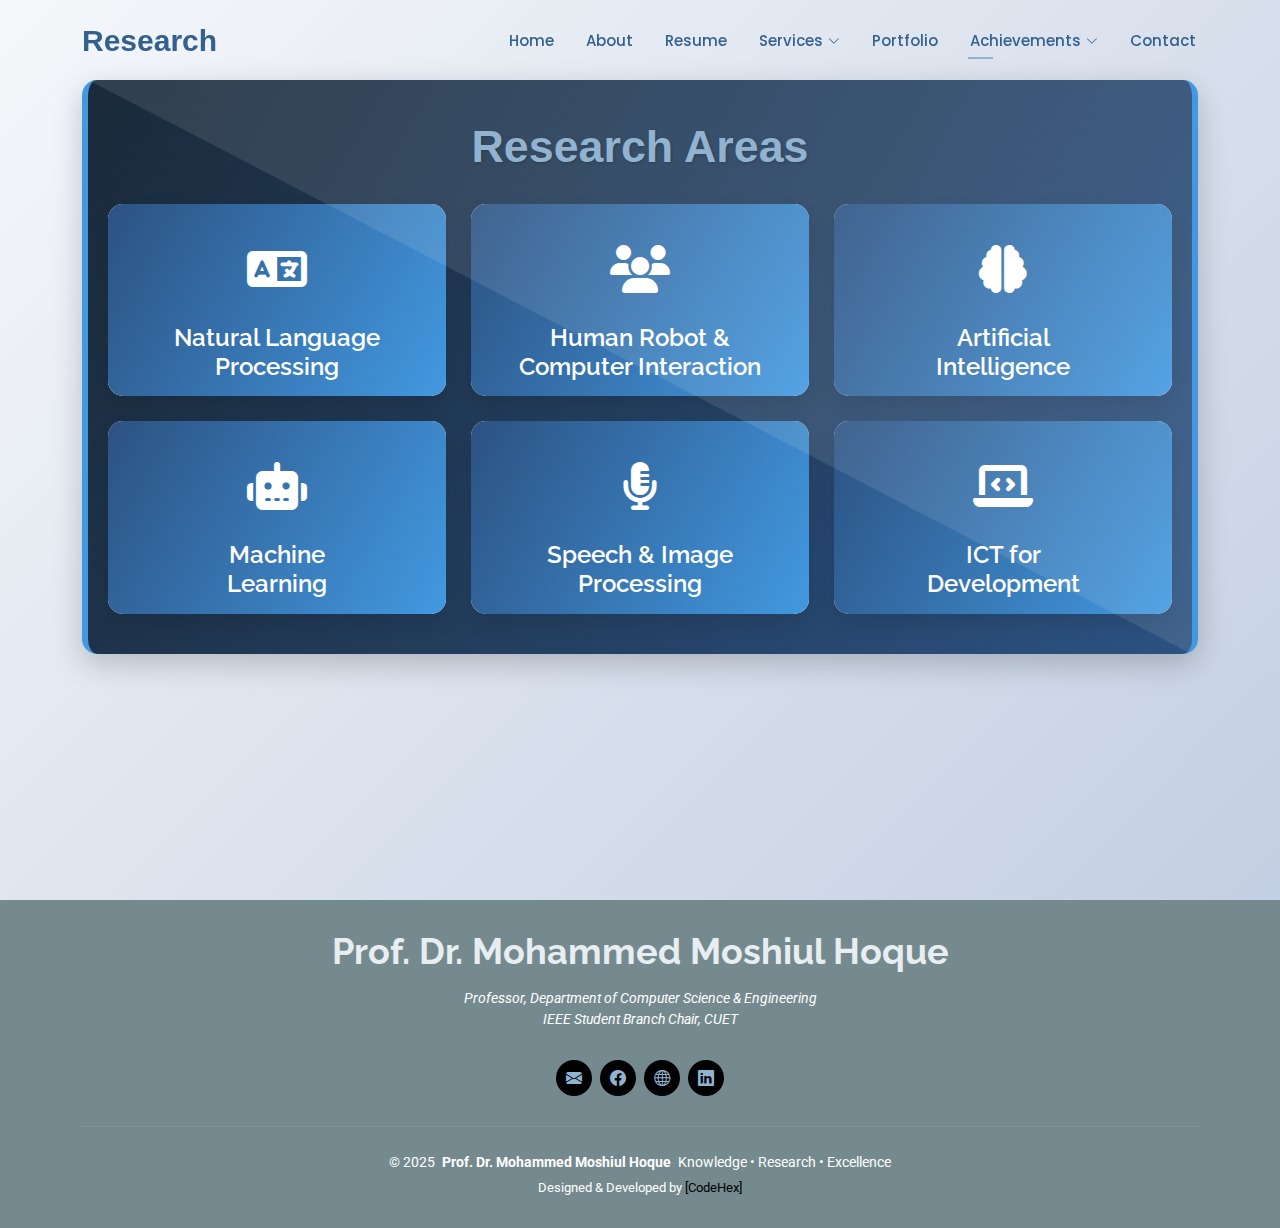
<file: Personal/research.html>
<!DOCTYPE html>
<html lang="en">

<head>
  <meta charset="utf-8">
  <meta content="width=device-width, initial-scale=1.0" name="viewport">
  <title>Research - Personal Bootstrap Template</title>
  <meta name="description" content="">
  <meta name="keywords" content="">

  <!-- Favicons -->
  <link href="assets/img/favicon.png" rel="icon">
  <link href="assets/img/apple-touch-icon.png" rel="apple-touch-icon">

  <!-- Fonts -->
  <link href="https://fonts.googleapis.com" rel="preconnect">
  <link href="https://fonts.gstatic.com" rel="preconnect" crossorigin>
  <link href="https://fonts.googleapis.com/css2?family=Roboto:ital,wght@0,100;0,300;0,400;0,500;0,700;0,900;1,100;1,300;1,400;1,500;1,700;1,900&family=Poppins:ital,wght@0,100;0,200;0,300;0,400;0,500;0,600;0,700;0,800;0,900;1,100;1,200;1,300;1,400;1,500;1,600;1,700;1,800;1,900&family=Raleway:ital,wght@0,100;0,200;0,300;0,400;0,500;0,600;0,700;0,800;0,900;1,100;1,200;1,300;1,400;1,500;1,600;1,700;1,800;1,900&display=swap" rel="stylesheet">

  <!-- Vendor CSS Files -->
  <link href="assets/vendor/bootstrap/css/bootstrap.min.css" rel="stylesheet">
  <link href="assets/vendor/bootstrap-icons/bootstrap-icons.css" rel="stylesheet">
  <link href="assets/vendor/aos/aos.css" rel="stylesheet">
  <link href="assets/vendor/swiper/swiper-bundle.min.css" rel="stylesheet">
  <link href="assets/vendor/glightbox/css/glightbox.min.css" rel="stylesheet">

  <!-- Font Awesome -->
  <link rel="stylesheet" href="https://cdnjs.cloudflare.com/ajax/libs/font-awesome/6.4.0/css/all.min.css">

  <!-- Main CSS File -->
  <link href="assets/css/main.css" rel="stylesheet">

  <style>
    /* ===== Navbar Custom Colors ===== */
    .header .logo h1{
      color: #32608f;
      font-family: 'Segoe UI', Tahoma, Geneva, Verdana, sans-serif;
    }
    .scrolled .header
 {
    --background-color: #e7eef1;
}

/* Default link color */
#navmenu ul li a {
  color: #32608f;    
  font-weight: 500;
  transition: color 0.3s ease;
}

/* Hover effect */
#navmenu ul li a:hover {
  color: #5e8dc5;    
}

/* Active page */
#navmenu ul li a.active {
  color:  #32608f;    
  font-weight: 500;
}
/* Research link */
#navmenu ul li ul li a[href="research.html"] {
  color: #fff; 
}

/* Publications link */
#navmenu ul li ul li a[href="publications.html"] {
  color: #fff;  
}

/* Awards link */
#navmenu ul li ul li a[href="awards.html"] {
  color: #fff;   
}
/* Experience link */
#navmenu ul li ul li a[href="experience.html"] {
  color: #fff;   
}

/* Leadership link */
#navmenu ul li ul li a[href="leadership.html"] {
  color: #fff;   
}
/* Optional: hover effect for dropdown items */
#navmenu ul li ul li a:hover {
  color: #32608f;  
}


    /* Research Section Styles */
    .research-section {
      padding: 80px 0;
      background: linear-gradient(135deg, #f5f7fa 0%, #c3cfe2 100%);
      min-height: 100vh;
    }

    .research-header {
      text-align: center;
      margin-bottom: 40px;
      padding: 40px 20px;
      background: linear-gradient(120deg, #1a2a3a, #2c5282);
      color: white;
      border-radius: 15px;
      box-shadow: 0 10px 30px rgba(0, 0, 0, 0.2);
      position: relative;
      overflow: hidden;
      border-left: 6px solid #4299e1;
      border-right: 6px solid #4299e1;
    }
    
    .research-header::before {
      content: "";
      position: absolute;
      top: 0;
      left: 0;
      width: 100%;
      height: 100%;
      background: url('data:image/svg+xml;utf8,<svg xmlns="http://www.w3.org/2000/svg" viewBox="0 0 100 100" preserveAspectRatio="none"><path d="M0,0 L100,0 L100,100 Z" fill="rgba(255,255,255,0.1)"/></svg>');
      background-size: cover;
    }
    
    .research-header h1 {
      font-size: 2.8rem;
      font-family: 'Segoe UI', Tahoma, Geneva, Verdana, sans-serif;
      margin-bottom: 15px;
      font-weight: 700;
      position: relative;
      text-shadow: 1px 1px 3px rgba(0,0,0,0.2);
    }
    
    .research-subtitle {
      font-size: 1.3rem;
      opacity: 0.9;
      max-width: 800px;
      margin: 0 auto;
      position: relative;
    }

    .section-title {
      font-size: 1.8rem;
      color: #2c3e50;
      margin-bottom: 25px;
      padding-bottom: 10px;
      border-bottom: 2px solid #2c5282;
      display: inline-block;
    }

    .research-cards-container {
      display: grid;
      grid-template-columns: repeat(auto-fit, minmax(300px, 1fr));
      gap: 25px;
      margin-top: 30px;
    }

    .research-card {
      background: white;
      border-radius: 15px;
      overflow: hidden;
      box-shadow: 0 10px 20px rgba(0, 0, 0, 0.1);
      transition: transform 0.3s ease, box-shadow 0.3s ease;
      display: flex;
      flex-direction: column;
      height: 100%;
    }

    .research-card:hover {
      transform: translateY(-10px);
      box-shadow: 0 15px 30px rgba(0, 0, 0, 0.15);
    }

    .card-header {
      padding: 25px 25px 15px;
      text-align: center;
      background: linear-gradient(120deg, #2c5282, #4299e1);
      color: white;
    }

    .card-logo {
      font-family: 'Segoe UI', Tahoma, Geneva, Verdana, sans-serif;
      font-size: 3rem;
      margin-bottom: 15px;
      height: 80px;
      display: flex;
      align-items: center;
      justify-content: center;
    }

    .card-title {
      font-size: 1.5rem;
      font-weight: 600;
    }

    .card-body {
      padding: 20px;
      flex-grow: 1;
      display: flex;
      flex-direction: column;
    }

    .card-description {
      color: #5d6d7e;
      line-height: 1.6;
      margin-bottom: 20px;
    }

    .card-technologies {
      margin-top: auto;
      padding-top: 15px;
      border-top: 1px solid #ecf0f1;
    }

    .tech-tag {
      display: inline-block;
      background: #e8f4fc;
      color: #3498db;
      padding: 5px 12px;
      border-radius: 20px;
      font-size: 0.8rem;
      margin: 3px;
    }

    /* Specific card colors */
    .nlp-card .card-header {
      background: linear-gradient(120deg, #2c5282, #4299e1);
    }

    .ai-card .card-header {
      background: linear-gradient(120deg, #2c5282, #4299e1);
    }

    .hri-card .card-header {
      background: linear-gradient(120deg, #2c5282, #4299e1);
    }

    .speech-card .card-header {
      background: linear-gradient(120deg, #2c5282, #4299e1);
    }

    .ict-card .card-header {
      background: linear-gradient(120deg, #2c5282, #4299e1);
    }

    /* Responsive adjustments */
    @media (max-width: 768px) {
      .research-cards-container {
        grid-template-columns: 1fr;
      }
      
      .research-header h1 {
        font-size: 2.2rem;
      }
      
      .research-subtitle {
        font-size: 1.1rem;
      }
    }
  </style>

  <!-- =======================================================
  * Template Name: Personal
  * Template URL: https://bootstrapmade.com/personal-free-resume-bootstrap-template/
  * Updated: Mar 05 2025 with Bootstrap v5.3.3
  * Author: BootstrapMade.com
  * License: https://bootstrapmade.com/license/
  ======================================================== -->
</head>

<body class="index-page">

  <header id="header" class="header d-flex align-items-center fixed-top">
    <div class="container-fluid container-xl position-relative d-flex align-items-center justify-content-between">

      <a href="index.html" class="logo d-flex align-items-center">
        <!-- Uncomment the line below if you also wish to use an image logo -->
        <!-- <img src="assets/img/logo.webp" alt=""> -->
        <h1 class="sitename">Rese<span>arch</span></h1>
      </a>

      <nav id="navmenu" class="navmenu">
        <ul>
          <li><a href="index.html">Home</a></li>
          <li><a href="about.html">About</a></li>
          <li><a href="resume.html">Resume</a></li>
          <li class="dropdown"><a href="#"><span>Services</span> <i class="bi bi-chevron-down toggle-dropdown"></i></a>
            <ul>
               <li><a href="experience.html">Experience</a></li>
               <li><a href="leadership.html">Leadership</a></li>
            </ul>
          </li>
          <li><a href="portfolio.html">Portfolio</a></li>
          <li class="dropdown"><a href="#" class="active"><span>Achievements</span> <i class="bi bi-chevron-down toggle-dropdown"></i></a>
            <ul>
              <li><a href="research.html">Research</a></li>
              <li><a href="publications.html">Publications</a></li>
              <li><a href="awards.html">Awards</a></li>
            </ul>
          </li>
          <li><a href="contact.html">Contact</a></li>
        </ul>
        <i class="mobile-nav-toggle d-xl-none bi bi-list"></i>
      </nav>

    </div>
  </header>

  <main id="main">
    <!-- Research Section -->
    <section class="research-section">
      <div class="container">
        <header class="research-header" data-aos="fade-up">
          <h1>Research Areas</h1>
        
        <div class="research-cards-container">
          <!-- NLP Card -->
          <div class="research-card nlp-card" data-aos="fade-up" data-aos-delay="100">
            <div class="card-header">
              <div class="card-logo">
                <i class="fas fa-language"></i>
              </div>
              <h2 class="card-title">Natural Language Processing</h2>
            </div>
            
          </div>
          
          <!-- HRI & HCI Card -->
          <div class="research-card hri-card" data-aos="fade-up" data-aos-delay="300">
            <div class="card-header">
              <div class="card-logo">
                <i class="fas fa-users"></i>
              </div>
              <h2 class="card-title">Human Robot & Computer Interaction</h2>
            </div>
          </div>
          
          <!-- AI Card -->
          <div class="research-card ai-card" data-aos="fade-up" data-aos-delay="200">
            <div class="card-header">
              <div class="card-logo">
                <i class="fas fa-brain"></i>
              </div>
              <h2 class="card-title">Artificial <br>Intelligence</h2>
            </div>
          </div>

          <!-- ML Card -->
          <div class="research-card ai-card" data-aos="fade-up" data-aos-delay="250">
            <div class="card-header">
              <div class="card-logo">
                <i class="fas fa-robot"></i>
              </div>
              <h2 class="card-title">Machine <br>Learning</h2>
            </div>
          </div>
          
          <!-- Speech & Image Processing Card -->
          <div class="research-card speech-card" data-aos="fade-up" data-aos-delay="400">
            <div class="card-header">
              <div class="card-logo">
                <i class="fas fa-microphone-alt"></i>
              </div>
              <h2 class="card-title">Speech & Image Processing</h2>
            </div>
          </div>
          
          <!-- ICT4D Card -->
          <div class="research-card ict-card" data-aos="fade-up" data-aos-delay="500">
            <div class="card-header">
              <div class="card-logo">
                <i class="fas fa-laptop-code"></i>
              </div>
              <h2 class="card-title">ICT for <br>Development</h2>
            </div>
          </div>
        </div>
      </div>
    </section>
  </main>

  <footer id="footer" class="footer dark-background">
    <div class="container text-center">
      <h3 class="sitename">Prof. Dr. Mohammed Moshiul Hoque</h3>
      <p>Professor, Department of Computer Science & Engineering<br>
         IEEE Student Branch Chair, CUET</p>
      
      <div class="social-links d-flex justify-content-center">
        <a href="mailto:mmoshiulh@gmail.com"><i class="bi bi-envelope-fill"></i></a>
        <a href="https://www.facebook.com/mohammed.m.hoque.92/"><i class="bi bi-facebook"></i></a>
        <a href="https://ieee.org"><i class="bi bi-globe"></i></a>
        <a href="https://www.linkedin.com/in/sir-profile"><i class="bi bi-linkedin"></i></a>
      </div>

      <div class="copyright mt-3">
        <span>© 2025</span> <strong class="px-1">Prof. Dr. Mohammed Moshiul Hoque</strong> <span>Knowledge • Research • Excellence</span>
      </div>

      <div class="credits">
        Designed & Developed by <a href="#">[CodeHex]</a>
      </div>
    </div>
  </footer>

  <!-- Scroll Top -->
  <a href="#" id="scroll-top" class="scroll-top d-flex align-items-center justify-content-center"><i class="bi bi-arrow-up-short"></i></a>

  <!-- Preloader -->
  <div id="preloader"></div>

  <!-- Vendor JS Files -->
  <script src="assets/vendor/bootstrap/js/bootstrap.bundle.min.js"></script>
  <script src="assets/vendor/php-email-form/validate.js"></script>
  <script src="assets/vendor/aos/aos.js"></script>
  <script src="assets/vendor/typed.js/typed.umd.js"></script>
  <script src="assets/vendor/purecounter/purecounter_vanilla.js"></script>
  <script src="assets/vendor/waypoints/noframework.waypoints.js"></script>
  <script src="assets/vendor/swiper/swiper-bundle.min.js"></script>
  <script src="assets/vendor/glightbox/js/glightbox.min.js"></script>
  <script src="assets/vendor/imagesloaded/imagesloaded.pkgd.min.js"></script>
  <script src="assets/vendor/isotope-layout/isotope.pkgd.min.js"></script>

  <!-- Main JS File -->
  <script src="assets/js/main.js"></script>

</body>

</html>
</file>
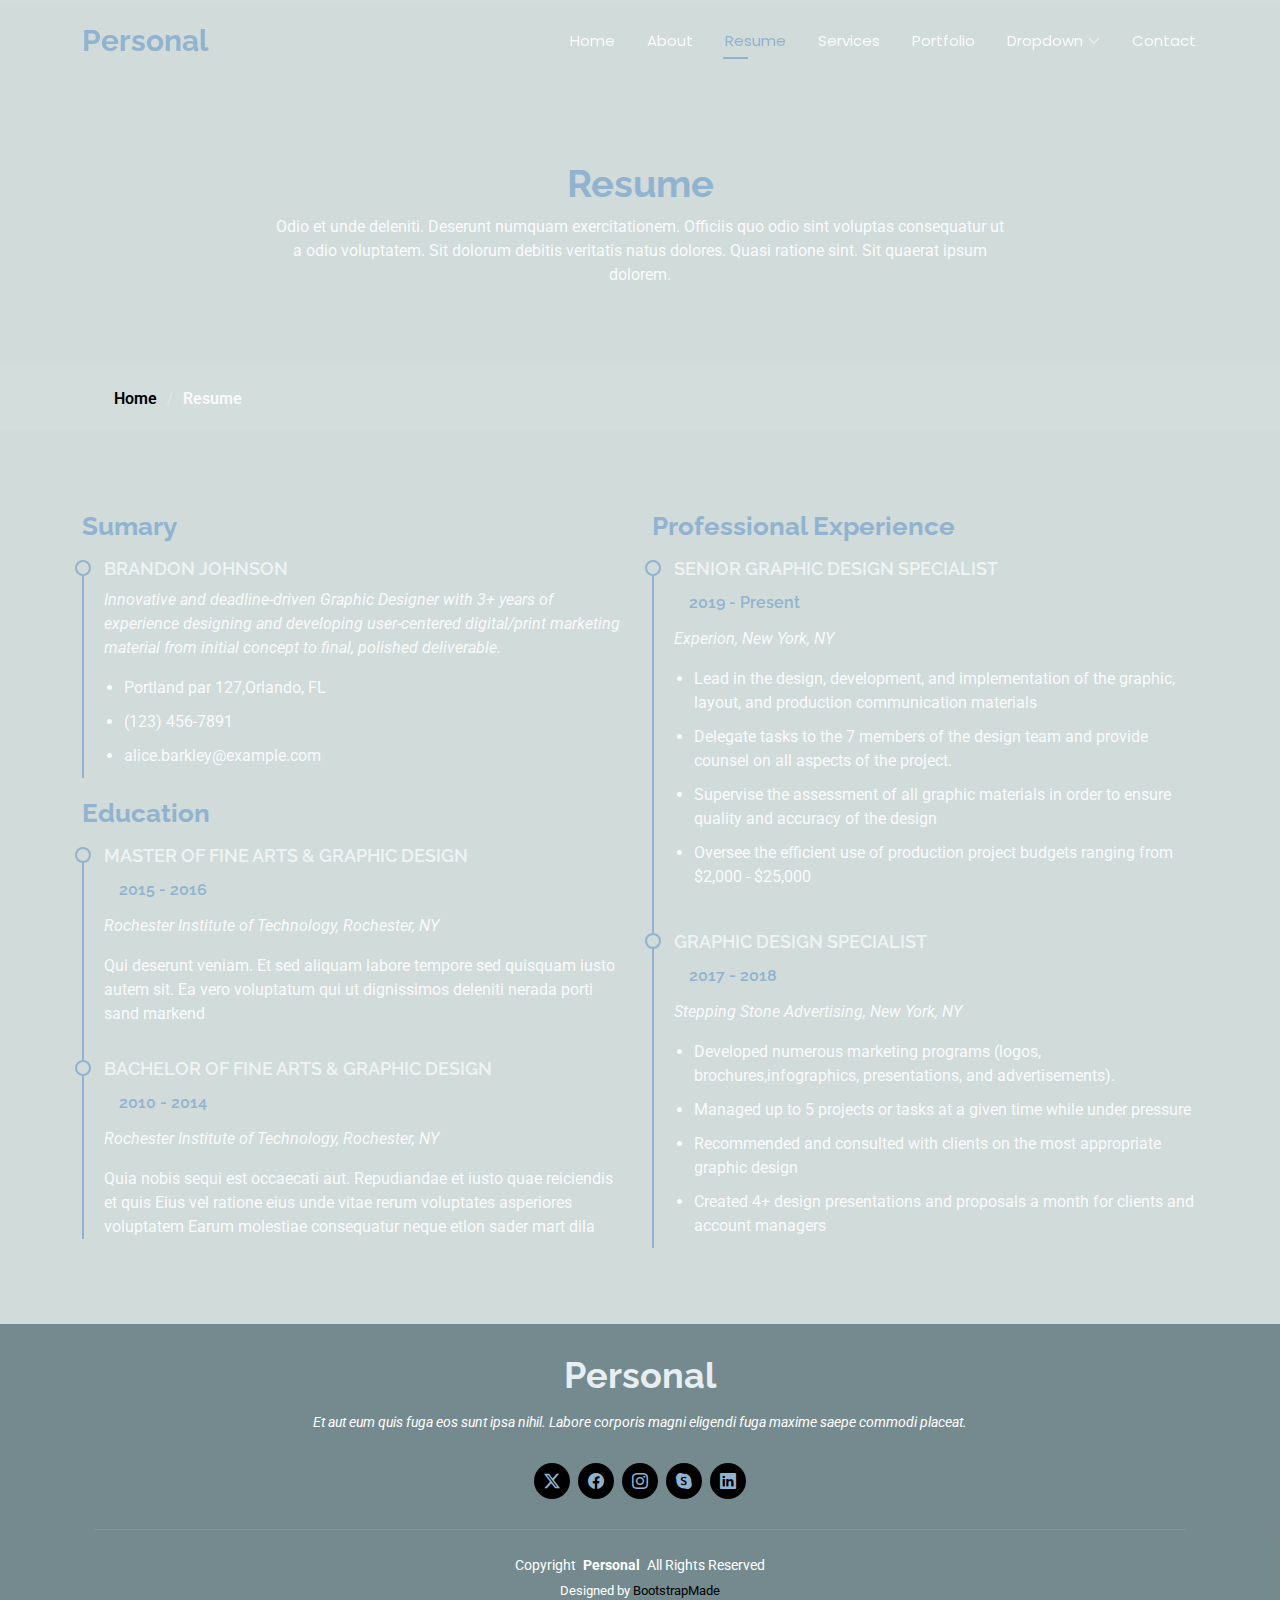
<file: Personal/resume.html>
<!DOCTYPE html>
<html lang="en">

<head>
  <meta charset="utf-8">
  <meta content="width=device-width, initial-scale=1.0" name="viewport">
  <title>Resume - Personal Bootstrap Template</title>
  <meta name="description" content="">
  <meta name="keywords" content="">

  <!-- Favicons -->
  <link href="assets/img/favicon.png" rel="icon">
  <link href="assets/img/apple-touch-icon.png" rel="apple-touch-icon">

  <!-- Fonts -->
  <link href="https://fonts.googleapis.com" rel="preconnect">
  <link href="https://fonts.gstatic.com" rel="preconnect" crossorigin>
  <link href="https://fonts.googleapis.com/css2?family=Roboto:ital,wght@0,100;0,300;0,400;0,500;0,700;0,900;1,100;1,300;1,400;1,500;1,700;1,900&family=Poppins:ital,wght@0,100;0,200;0,300;0,400;0,500;0,600;0,700;0,800;0,900;1,100;1,200;1,300;1,400;1,500;1,600;1,700;1,800;1,900&family=Raleway:ital,wght@0,100;0,200;0,300;0,400;0,500;0,600;0,700;0,800;0,900;1,100;1,200;1,300;1,400;1,500;1,600;1,700;1,800;1,900&display=swap" rel="stylesheet">

  <!-- Vendor CSS Files -->
  <link href="assets/vendor/bootstrap/css/bootstrap.min.css" rel="stylesheet">
  <link href="assets/vendor/bootstrap-icons/bootstrap-icons.css" rel="stylesheet">
  <link href="assets/vendor/aos/aos.css" rel="stylesheet">
  <link href="assets/vendor/swiper/swiper-bundle.min.css" rel="stylesheet">
  <link href="assets/vendor/glightbox/css/glightbox.min.css" rel="stylesheet">

  <!-- Main CSS File -->
  <link href="assets/css/main.css" rel="stylesheet">

  <!-- =======================================================
  * Template Name: Personal
  * Template URL: https://bootstrapmade.com/personal-free-resume-bootstrap-template/
  * Updated: Mar 05 2025 with Bootstrap v5.3.3
  * Author: BootstrapMade.com
  * License: https://bootstrapmade.com/license/
  ======================================================== -->
</head>

<body class="resume-page">

  <header id="header" class="header d-flex align-items-center fixed-top">
    <div class="container-fluid container-xl position-relative d-flex align-items-center justify-content-between">

      <a href="index.html" class="logo d-flex align-items-center">
        <!-- Uncomment the line below if you also wish to use an image logo -->
        <!-- <img src="assets/img/logo.webp" alt=""> -->
        <h1 class="sitename">Personal</h1>
      </a>

      <nav id="navmenu" class="navmenu">
        <ul>
          <li><a href="index.html">Home</a></li>
          <li><a href="about.html">About</a></li>
          <li><a href="resume.html" class="active">Resume</a></li>
          <li><a href="services.html">Services</a></li>
          <li><a href="portfolio.html">Portfolio</a></li>
          <li class="dropdown"><a href="#"><span>Dropdown</span> <i class="bi bi-chevron-down toggle-dropdown"></i></a>
            <ul>
              <li><a href="#">Dropdown 1</a></li>
              <li class="dropdown"><a href="#"><span>Deep Dropdown</span> <i class="bi bi-chevron-down toggle-dropdown"></i></a>
                <ul>
                  <li><a href="#">Deep Dropdown 1</a></li>
                  <li><a href="#">Deep Dropdown 2</a></li>
                  <li><a href="#">Deep Dropdown 3</a></li>
                  <li><a href="#">Deep Dropdown 4</a></li>
                  <li><a href="#">Deep Dropdown 5</a></li>
                </ul>
              </li>
              <li><a href="#">Dropdown 2</a></li>
              <li><a href="#">Dropdown 3</a></li>
              <li><a href="#">Dropdown 4</a></li>
            </ul>
          </li>
          <li><a href="contact.html">Contact</a></li>
        </ul>
        <i class="mobile-nav-toggle d-xl-none bi bi-list"></i>
      </nav>

    </div>
  </header>

  <main class="main">

    <!-- Page Title -->
    <div class="page-title" data-aos="fade">
      <div class="heading">
        <div class="container">
          <div class="row d-flex justify-content-center text-center">
            <div class="col-lg-8">
              <h1>Resume</h1>
              <p class="mb-0">Odio et unde deleniti. Deserunt numquam exercitationem. Officiis quo odio sint voluptas consequatur ut a odio voluptatem. Sit dolorum debitis veritatis natus dolores. Quasi ratione sint. Sit quaerat ipsum dolorem.</p>
            </div>
          </div>
        </div>
      </div>
      <nav class="breadcrumbs">
        <div class="container">
          <ol>
            <li><a href="index.html">Home</a></li>
            <li class="current">Resume</li>
          </ol>
        </div>
      </nav>
    </div><!-- End Page Title -->

    <!-- Resume Section -->
    <section id="resume" class="resume section">

      <div class="container">

        <div class="row">

          <div class="col-lg-6" data-aos="fade-up" data-aos-delay="100">
            <h3 class="resume-title">Sumary</h3>

            <div class="resume-item pb-0">
              <h4>Brandon Johnson</h4>
              <p><em>Innovative and deadline-driven Graphic Designer with 3+ years of experience designing and developing user-centered digital/print marketing material from initial concept to final, polished deliverable.</em></p>
              <ul>
                <li>Portland par 127,Orlando, FL</li>
                <li>(123) 456-7891</li>
                <li>alice.barkley@example.com</li>
              </ul>
            </div><!-- Edn Resume Item -->

            <h3 class="resume-title">Education</h3>
            <div class="resume-item">
              <h4>Master of Fine Arts &amp; Graphic Design</h4>
              <h5>2015 - 2016</h5>
              <p><em>Rochester Institute of Technology, Rochester, NY</em></p>
              <p>Qui deserunt veniam. Et sed aliquam labore tempore sed quisquam iusto autem sit. Ea vero voluptatum qui ut dignissimos deleniti nerada porti sand markend</p>
            </div><!-- Edn Resume Item -->

            <div class="resume-item">
              <h4>Bachelor of Fine Arts &amp; Graphic Design</h4>
              <h5>2010 - 2014</h5>
              <p><em>Rochester Institute of Technology, Rochester, NY</em></p>
              <p>Quia nobis sequi est occaecati aut. Repudiandae et iusto quae reiciendis et quis Eius vel ratione eius unde vitae rerum voluptates asperiores voluptatem Earum molestiae consequatur neque etlon sader mart dila</p>
            </div><!-- Edn Resume Item -->

          </div>

          <div class="col-lg-6" data-aos="fade-up" data-aos-delay="200">
            <h3 class="resume-title">Professional Experience</h3>
            <div class="resume-item">
              <h4>Senior graphic design specialist</h4>
              <h5>2019 - Present</h5>
              <p><em>Experion, New York, NY </em></p>
              <ul>
                <li>Lead in the design, development, and implementation of the graphic, layout, and production communication materials</li>
                <li>Delegate tasks to the 7 members of the design team and provide counsel on all aspects of the project. </li>
                <li>Supervise the assessment of all graphic materials in order to ensure quality and accuracy of the design</li>
                <li>Oversee the efficient use of production project budgets ranging from $2,000 - $25,000</li>
              </ul>
            </div><!-- Edn Resume Item -->

            <div class="resume-item">
              <h4>Graphic design specialist</h4>
              <h5>2017 - 2018</h5>
              <p><em>Stepping Stone Advertising, New York, NY</em></p>
              <ul>
                <li>Developed numerous marketing programs (logos, brochures,infographics, presentations, and advertisements).</li>
                <li>Managed up to 5 projects or tasks at a given time while under pressure</li>
                <li>Recommended and consulted with clients on the most appropriate graphic design</li>
                <li>Created 4+ design presentations and proposals a month for clients and account managers</li>
              </ul>
            </div><!-- Edn Resume Item -->

          </div>

        </div>

      </div>

    </section><!-- /Resume Section -->

  </main>

  <footer id="footer" class="footer dark-background">
    <div class="container">
      <h3 class="sitename">Personal</h3>
      <p>Et aut eum quis fuga eos sunt ipsa nihil. Labore corporis magni eligendi fuga maxime saepe commodi placeat.</p>
      <div class="social-links d-flex justify-content-center">
        <a href=""><i class="bi bi-twitter-x"></i></a>
        <a href=""><i class="bi bi-facebook"></i></a>
        <a href=""><i class="bi bi-instagram"></i></a>
        <a href=""><i class="bi bi-skype"></i></a>
        <a href=""><i class="bi bi-linkedin"></i></a>
      </div>
      <div class="container">
        <div class="copyright">
          <span>Copyright</span> <strong class="px-1 sitename">Personal</strong> <span>All Rights Reserved</span>
        </div>
        <div class="credits">
          <!-- All the links in the footer should remain intact. -->
          <!-- You can delete the links only if you've purchased the pro version. -->
          <!-- Licensing information: https://bootstrapmade.com/license/ -->
          <!-- Purchase the pro version with working PHP/AJAX contact form: [buy-url] -->
          Designed by <a href="https://bootstrapmade.com/">BootstrapMade</a>
        </div>
      </div>
    </div>
  </footer>

  <!-- Scroll Top -->
  <a href="#" id="scroll-top" class="scroll-top d-flex align-items-center justify-content-center"><i class="bi bi-arrow-up-short"></i></a>

  <!-- Preloader -->
  <div id="preloader"></div>

  <!-- Vendor JS Files -->
  <script src="assets/vendor/bootstrap/js/bootstrap.bundle.min.js"></script>
  <script src="assets/vendor/php-email-form/validate.js"></script>
  <script src="assets/vendor/aos/aos.js"></script>
  <script src="assets/vendor/typed.js/typed.umd.js"></script>
  <script src="assets/vendor/purecounter/purecounter_vanilla.js"></script>
  <script src="assets/vendor/waypoints/noframework.waypoints.js"></script>
  <script src="assets/vendor/swiper/swiper-bundle.min.js"></script>
  <script src="assets/vendor/glightbox/js/glightbox.min.js"></script>
  <script src="assets/vendor/imagesloaded/imagesloaded.pkgd.min.js"></script>
  <script src="assets/vendor/isotope-layout/isotope.pkgd.min.js"></script>

  <!-- Main JS File -->
  <script src="assets/js/main.js"></script>

</body>

</html>
</file>
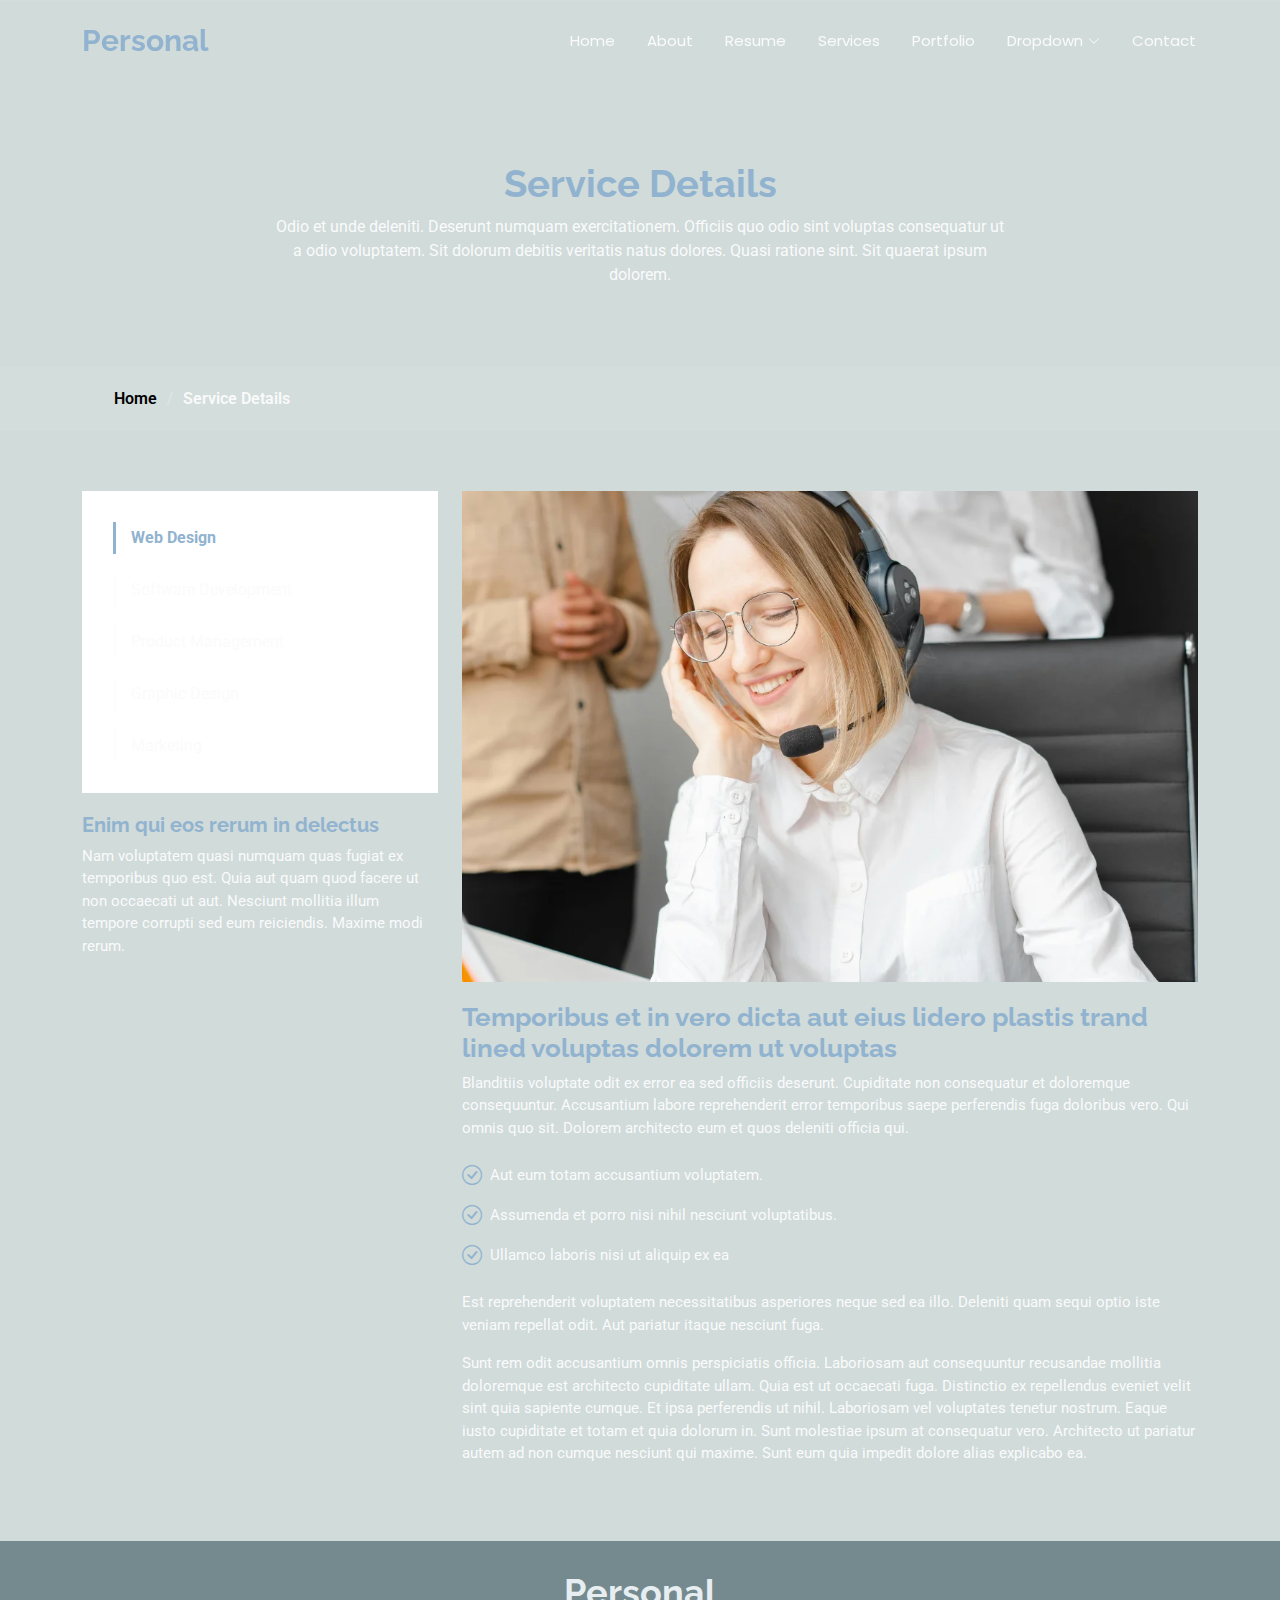
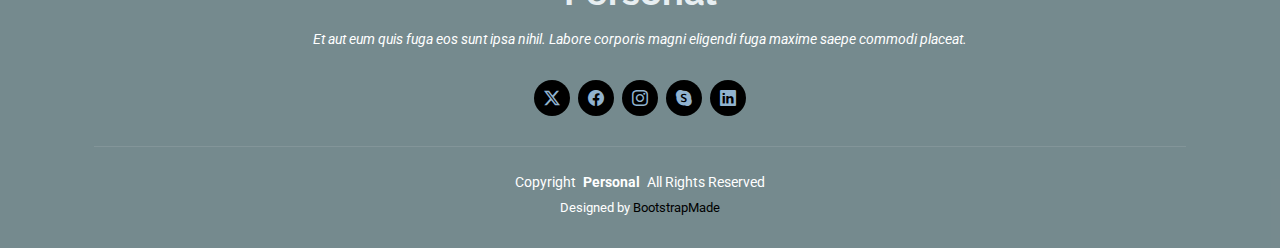
<file: Personal/service-details.html>
<!DOCTYPE html>
<html lang="en">

<head>
  <meta charset="utf-8">
  <meta content="width=device-width, initial-scale=1.0" name="viewport">
  <title>Service Details - Personal Bootstrap Template</title>
  <meta name="description" content="">
  <meta name="keywords" content="">

  <!-- Favicons -->
  <link href="assets/img/favicon.png" rel="icon">
  <link href="assets/img/apple-touch-icon.png" rel="apple-touch-icon">

  <!-- Fonts -->
  <link href="https://fonts.googleapis.com" rel="preconnect">
  <link href="https://fonts.gstatic.com" rel="preconnect" crossorigin>
  <link href="https://fonts.googleapis.com/css2?family=Roboto:ital,wght@0,100;0,300;0,400;0,500;0,700;0,900;1,100;1,300;1,400;1,500;1,700;1,900&family=Poppins:ital,wght@0,100;0,200;0,300;0,400;0,500;0,600;0,700;0,800;0,900;1,100;1,200;1,300;1,400;1,500;1,600;1,700;1,800;1,900&family=Raleway:ital,wght@0,100;0,200;0,300;0,400;0,500;0,600;0,700;0,800;0,900;1,100;1,200;1,300;1,400;1,500;1,600;1,700;1,800;1,900&display=swap" rel="stylesheet">

  <!-- Vendor CSS Files -->
  <link href="assets/vendor/bootstrap/css/bootstrap.min.css" rel="stylesheet">
  <link href="assets/vendor/bootstrap-icons/bootstrap-icons.css" rel="stylesheet">
  <link href="assets/vendor/aos/aos.css" rel="stylesheet">
  <link href="assets/vendor/swiper/swiper-bundle.min.css" rel="stylesheet">
  <link href="assets/vendor/glightbox/css/glightbox.min.css" rel="stylesheet">

  <!-- Main CSS File -->
  <link href="assets/css/main.css" rel="stylesheet">

  <!-- =======================================================
  * Template Name: Personal
  * Template URL: https://bootstrapmade.com/personal-free-resume-bootstrap-template/
  * Updated: Mar 05 2025 with Bootstrap v5.3.3
  * Author: BootstrapMade.com
  * License: https://bootstrapmade.com/license/
  ======================================================== -->
</head>

<body class="service-details-page">

  <header id="header" class="header d-flex align-items-center fixed-top">
    <div class="container-fluid container-xl position-relative d-flex align-items-center justify-content-between">

      <a href="index.html" class="logo d-flex align-items-center">
        <!-- Uncomment the line below if you also wish to use an image logo -->
        <!-- <img src="assets/img/logo.webp" alt=""> -->
        <h1 class="sitename">Personal</h1>
      </a>

      <nav id="navmenu" class="navmenu">
        <ul>
          <li><a href="index.html">Home</a></li>
          <li><a href="about.html">About</a></li>
          <li><a href="resume.html">Resume</a></li>
          <li><a href="services.html">Services</a></li>
          <li><a href="portfolio.html">Portfolio</a></li>
          <li class="dropdown"><a href="#"><span>Dropdown</span> <i class="bi bi-chevron-down toggle-dropdown"></i></a>
            <ul>
              <li><a href="#">Dropdown 1</a></li>
              <li class="dropdown"><a href="#"><span>Deep Dropdown</span> <i class="bi bi-chevron-down toggle-dropdown"></i></a>
                <ul>
                  <li><a href="#">Deep Dropdown 1</a></li>
                  <li><a href="#">Deep Dropdown 2</a></li>
                  <li><a href="#">Deep Dropdown 3</a></li>
                  <li><a href="#">Deep Dropdown 4</a></li>
                  <li><a href="#">Deep Dropdown 5</a></li>
                </ul>
              </li>
              <li><a href="#">Dropdown 2</a></li>
              <li><a href="#">Dropdown 3</a></li>
              <li><a href="#">Dropdown 4</a></li>
            </ul>
          </li>
          <li><a href="contact.html">Contact</a></li>
        </ul>
        <i class="mobile-nav-toggle d-xl-none bi bi-list"></i>
      </nav>

    </div>
  </header>

  <main class="main">

    <!-- Page Title -->
    <div class="page-title" data-aos="fade">
      <div class="heading">
        <div class="container">
          <div class="row d-flex justify-content-center text-center">
            <div class="col-lg-8">
              <h1>Service Details</h1>
              <p class="mb-0">Odio et unde deleniti. Deserunt numquam exercitationem. Officiis quo odio sint voluptas consequatur ut a odio voluptatem. Sit dolorum debitis veritatis natus dolores. Quasi ratione sint. Sit quaerat ipsum dolorem.</p>
            </div>
          </div>
        </div>
      </div>
      <nav class="breadcrumbs">
        <div class="container">
          <ol>
            <li><a href="index.html">Home</a></li>
            <li class="current">Service Details</li>
          </ol>
        </div>
      </nav>
    </div><!-- End Page Title -->

    <!-- Service Details Section -->
    <section id="service-details" class="service-details section">

      <div class="container">

        <div class="row gy-4">

          <div class="col-lg-4" data-aos="fade-up" data-aos-delay="100">
            <div class="services-list">
              <a href="#" class="active">Web Design</a>
              <a href="#">Software Development</a>
              <a href="#">Product Management</a>
              <a href="#">Graphic Design</a>
              <a href="#">Marketing</a>
            </div>

            <h4>Enim qui eos rerum in delectus</h4>
            <p>Nam voluptatem quasi numquam quas fugiat ex temporibus quo est. Quia aut quam quod facere ut non occaecati ut aut. Nesciunt mollitia illum tempore corrupti sed eum reiciendis. Maxime modi rerum.</p>
          </div>

          <div class="col-lg-8" data-aos="fade-up" data-aos-delay="200">
            <img src="assets/img/services/services-4.webp" alt="" class="img-fluid services-img">
            <h3>Temporibus et in vero dicta aut eius lidero plastis trand lined voluptas dolorem ut voluptas</h3>
            <p>
              Blanditiis voluptate odit ex error ea sed officiis deserunt. Cupiditate non consequatur et doloremque consequuntur. Accusantium labore reprehenderit error temporibus saepe perferendis fuga doloribus vero. Qui omnis quo sit. Dolorem architecto eum et quos deleniti officia qui.
            </p>
            <ul>
              <li><i class="bi bi-check-circle"></i> <span>Aut eum totam accusantium voluptatem.</span></li>
              <li><i class="bi bi-check-circle"></i> <span>Assumenda et porro nisi nihil nesciunt voluptatibus.</span></li>
              <li><i class="bi bi-check-circle"></i> <span>Ullamco laboris nisi ut aliquip ex ea</span></li>
            </ul>
            <p>
              Est reprehenderit voluptatem necessitatibus asperiores neque sed ea illo. Deleniti quam sequi optio iste veniam repellat odit. Aut pariatur itaque nesciunt fuga.
            </p>
            <p>
              Sunt rem odit accusantium omnis perspiciatis officia. Laboriosam aut consequuntur recusandae mollitia doloremque est architecto cupiditate ullam. Quia est ut occaecati fuga. Distinctio ex repellendus eveniet velit sint quia sapiente cumque. Et ipsa perferendis ut nihil. Laboriosam vel voluptates tenetur nostrum. Eaque iusto cupiditate et totam et quia dolorum in. Sunt molestiae ipsum at consequatur vero. Architecto ut pariatur autem ad non cumque nesciunt qui maxime. Sunt eum quia impedit dolore alias explicabo ea.
            </p>
          </div>

        </div>

      </div>

    </section><!-- /Service Details Section -->

  </main>

  <footer id="footer" class="footer dark-background">
    <div class="container">
      <h3 class="sitename">Personal</h3>
      <p>Et aut eum quis fuga eos sunt ipsa nihil. Labore corporis magni eligendi fuga maxime saepe commodi placeat.</p>
      <div class="social-links d-flex justify-content-center">
        <a href=""><i class="bi bi-twitter-x"></i></a>
        <a href=""><i class="bi bi-facebook"></i></a>
        <a href=""><i class="bi bi-instagram"></i></a>
        <a href=""><i class="bi bi-skype"></i></a>
        <a href=""><i class="bi bi-linkedin"></i></a>
      </div>
      <div class="container">
        <div class="copyright">
          <span>Copyright</span> <strong class="px-1 sitename">Personal</strong> <span>All Rights Reserved</span>
        </div>
        <div class="credits">
          <!-- All the links in the footer should remain intact. -->
          <!-- You can delete the links only if you've purchased the pro version. -->
          <!-- Licensing information: https://bootstrapmade.com/license/ -->
          <!-- Purchase the pro version with working PHP/AJAX contact form: [buy-url] -->
          Designed by <a href="https://bootstrapmade.com/">BootstrapMade</a>
        </div>
      </div>
    </div>
  </footer>

  <!-- Scroll Top -->
  <a href="#" id="scroll-top" class="scroll-top d-flex align-items-center justify-content-center"><i class="bi bi-arrow-up-short"></i></a>

  <!-- Preloader -->
  <div id="preloader"></div>

  <!-- Vendor JS Files -->
  <script src="assets/vendor/bootstrap/js/bootstrap.bundle.min.js"></script>
  <script src="assets/vendor/php-email-form/validate.js"></script>
  <script src="assets/vendor/aos/aos.js"></script>
  <script src="assets/vendor/typed.js/typed.umd.js"></script>
  <script src="assets/vendor/purecounter/purecounter_vanilla.js"></script>
  <script src="assets/vendor/waypoints/noframework.waypoints.js"></script>
  <script src="assets/vendor/swiper/swiper-bundle.min.js"></script>
  <script src="assets/vendor/glightbox/js/glightbox.min.js"></script>
  <script src="assets/vendor/imagesloaded/imagesloaded.pkgd.min.js"></script>
  <script src="assets/vendor/isotope-layout/isotope.pkgd.min.js"></script>

  <!-- Main JS File -->
  <script src="assets/js/main.js"></script>

</body>

</html>
</file>
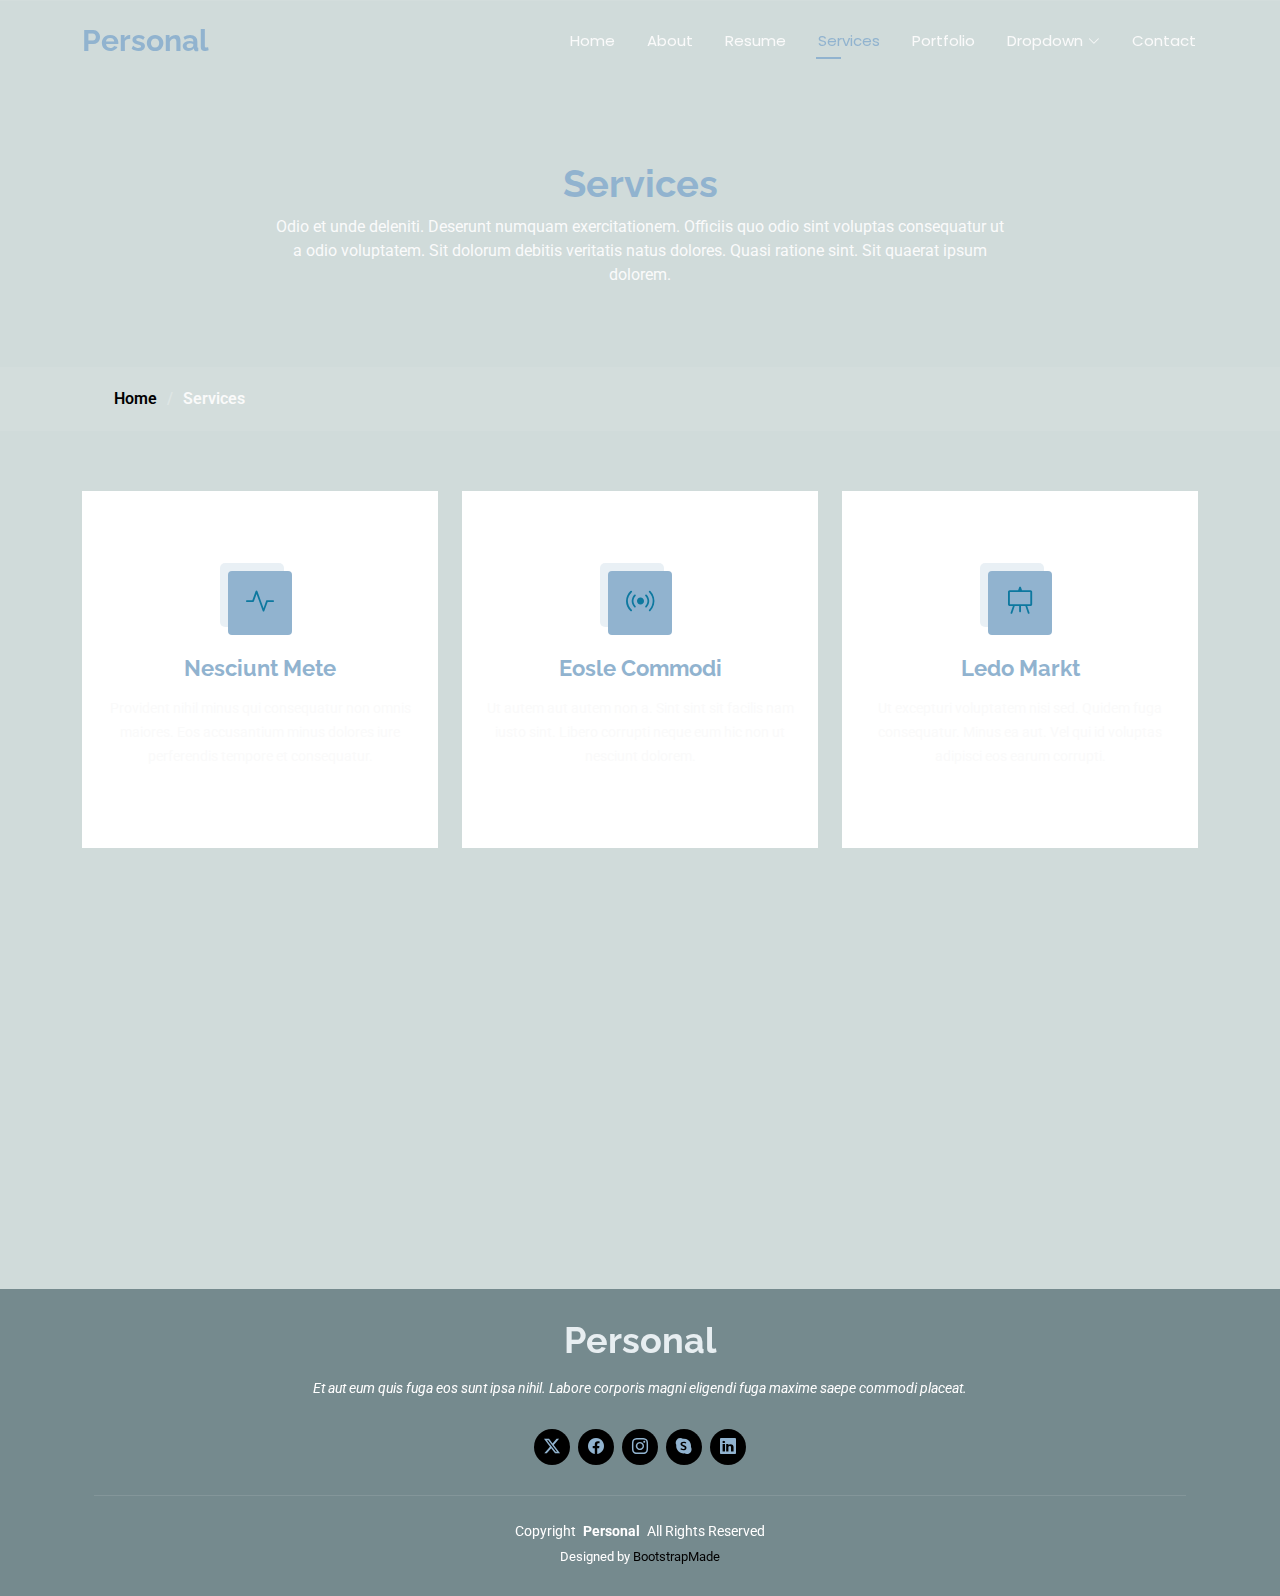
<file: Personal/services.html>
<!DOCTYPE html>
<html lang="en">

<head>
  <meta charset="utf-8">
  <meta content="width=device-width, initial-scale=1.0" name="viewport">
  <title>Services - Personal Bootstrap Template</title>
  <meta name="description" content="">
  <meta name="keywords" content="">

  <!-- Favicons -->
  <link href="assets/img/favicon.png" rel="icon">
  <link href="assets/img/apple-touch-icon.png" rel="apple-touch-icon">

  <!-- Fonts -->
  <link href="https://fonts.googleapis.com" rel="preconnect">
  <link href="https://fonts.gstatic.com" rel="preconnect" crossorigin>
  <link href="https://fonts.googleapis.com/css2?family=Roboto:ital,wght@0,100;0,300;0,400;0,500;0,700;0,900;1,100;1,300;1,400;1,500;1,700;1,900&family=Poppins:ital,wght@0,100;0,200;0,300;0,400;0,500;0,600;0,700;0,800;0,900;1,100;1,200;1,300;1,400;1,500;1,600;1,700;1,800;1,900&family=Raleway:ital,wght@0,100;0,200;0,300;0,400;0,500;0,600;0,700;0,800;0,900;1,100;1,200;1,300;1,400;1,500;1,600;1,700;1,800;1,900&display=swap" rel="stylesheet">

  <!-- Vendor CSS Files -->
  <link href="assets/vendor/bootstrap/css/bootstrap.min.css" rel="stylesheet">
  <link href="assets/vendor/bootstrap-icons/bootstrap-icons.css" rel="stylesheet">
  <link href="assets/vendor/aos/aos.css" rel="stylesheet">
  <link href="assets/vendor/swiper/swiper-bundle.min.css" rel="stylesheet">
  <link href="assets/vendor/glightbox/css/glightbox.min.css" rel="stylesheet">

  <!-- Main CSS File -->
  <link href="assets/css/main.css" rel="stylesheet">

  <!-- =======================================================
  * Template Name: Personal
  * Template URL: https://bootstrapmade.com/personal-free-resume-bootstrap-template/
  * Updated: Mar 05 2025 with Bootstrap v5.3.3
  * Author: BootstrapMade.com
  * License: https://bootstrapmade.com/license/
  ======================================================== -->
</head>

<body class="services-page">

  <header id="header" class="header d-flex align-items-center fixed-top">
    <div class="container-fluid container-xl position-relative d-flex align-items-center justify-content-between">

      <a href="index.html" class="logo d-flex align-items-center">
        <!-- Uncomment the line below if you also wish to use an image logo -->
        <!-- <img src="assets/img/logo.webp" alt=""> -->
        <h1 class="sitename">Personal</h1>
      </a>

      <nav id="navmenu" class="navmenu">
        <ul>
          <li><a href="index.html">Home</a></li>
          <li><a href="about.html">About</a></li>
          <li><a href="resume.html">Resume</a></li>
          <li><a href="services.html" class="active">Services</a></li>
          <li><a href="portfolio.html">Portfolio</a></li>
          <li class="dropdown"><a href="#"><span>Dropdown</span> <i class="bi bi-chevron-down toggle-dropdown"></i></a>
            <ul>
              <li><a href="#">Dropdown 1</a></li>
              <li class="dropdown"><a href="#"><span>Deep Dropdown</span> <i class="bi bi-chevron-down toggle-dropdown"></i></a>
                <ul>
                  <li><a href="#">Deep Dropdown 1</a></li>
                  <li><a href="#">Deep Dropdown 2</a></li>
                  <li><a href="#">Deep Dropdown 3</a></li>
                  <li><a href="#">Deep Dropdown 4</a></li>
                  <li><a href="#">Deep Dropdown 5</a></li>
                </ul>
              </li>
              <li><a href="#">Dropdown 2</a></li>
              <li><a href="#">Dropdown 3</a></li>
              <li><a href="#">Dropdown 4</a></li>
            </ul>
          </li>
          <li><a href="contact.html">Contact</a></li>
        </ul>
        <i class="mobile-nav-toggle d-xl-none bi bi-list"></i>
      </nav>

    </div>
  </header>

  <main class="main">

    <!-- Page Title -->
    <div class="page-title" data-aos="fade">
      <div class="heading">
        <div class="container">
          <div class="row d-flex justify-content-center text-center">
            <div class="col-lg-8">
              <h1>Services</h1>
              <p class="mb-0">Odio et unde deleniti. Deserunt numquam exercitationem. Officiis quo odio sint voluptas consequatur ut a odio voluptatem. Sit dolorum debitis veritatis natus dolores. Quasi ratione sint. Sit quaerat ipsum dolorem.</p>
            </div>
          </div>
        </div>
      </div>
      <nav class="breadcrumbs">
        <div class="container">
          <ol>
            <li><a href="index.html">Home</a></li>
            <li class="current">Services</li>
          </ol>
        </div>
      </nav>
    </div><!-- End Page Title -->

    <!-- Services Section -->
    <section id="services" class="services section">

      <div class="container">

        <div class="row gy-4">

          <div class="col-lg-4 col-md-6" data-aos="fade-up" data-aos-delay="100">
            <div class="service-item  position-relative">
              <div class="icon">
                <i class="bi bi-activity"></i>
              </div>
              <a href="service-details.html" class="stretched-link">
                <h3>Nesciunt Mete</h3>
              </a>
              <p>Provident nihil minus qui consequatur non omnis maiores. Eos accusantium minus dolores iure perferendis tempore et consequatur.</p>
            </div>
          </div><!-- End Service Item -->

          <div class="col-lg-4 col-md-6" data-aos="fade-up" data-aos-delay="200">
            <div class="service-item position-relative">
              <div class="icon">
                <i class="bi bi-broadcast"></i>
              </div>
              <a href="service-details.html" class="stretched-link">
                <h3>Eosle Commodi</h3>
              </a>
              <p>Ut autem aut autem non a. Sint sint sit facilis nam iusto sint. Libero corrupti neque eum hic non ut nesciunt dolorem.</p>
            </div>
          </div><!-- End Service Item -->

          <div class="col-lg-4 col-md-6" data-aos="fade-up" data-aos-delay="300">
            <div class="service-item position-relative">
              <div class="icon">
                <i class="bi bi-easel"></i>
              </div>
              <a href="service-details.html" class="stretched-link">
                <h3>Ledo Markt</h3>
              </a>
              <p>Ut excepturi voluptatem nisi sed. Quidem fuga consequatur. Minus ea aut. Vel qui id voluptas adipisci eos earum corrupti.</p>
            </div>
          </div><!-- End Service Item -->

          <div class="col-lg-4 col-md-6" data-aos="fade-up" data-aos-delay="400">
            <div class="service-item position-relative">
              <div class="icon">
                <i class="bi bi-bounding-box-circles"></i>
              </div>
              <a href="service-details.html" class="stretched-link">
                <h3>Asperiores Commodit</h3>
              </a>
              <p>Non et temporibus minus omnis sed dolor esse consequatur. Cupiditate sed error ea fuga sit provident adipisci neque.</p>
              <a href="service-details.html" class="stretched-link"></a>
            </div>
          </div><!-- End Service Item -->

          <div class="col-lg-4 col-md-6" data-aos="fade-up" data-aos-delay="500">
            <div class="service-item position-relative">
              <div class="icon">
                <i class="bi bi-calendar4-week"></i>
              </div>
              <a href="service-details.html" class="stretched-link">
                <h3>Velit Doloremque</h3>
              </a>
              <p>Cumque et suscipit saepe. Est maiores autem enim facilis ut aut ipsam corporis aut. Sed animi at autem alias eius labore.</p>
              <a href="service-details.html" class="stretched-link"></a>
            </div>
          </div><!-- End Service Item -->

          <div class="col-lg-4 col-md-6" data-aos="fade-up" data-aos-delay="600">
            <div class="service-item position-relative">
              <div class="icon">
                <i class="bi bi-chat-square-text"></i>
              </div>
              <a href="service-details.html" class="stretched-link">
                <h3>Dolori Architecto</h3>
              </a>
              <p>Hic molestias ea quibusdam eos. Fugiat enim doloremque aut neque non et debitis iure. Corrupti recusandae ducimus enim.</p>
              <a href="service-details.html" class="stretched-link"></a>
            </div>
          </div><!-- End Service Item -->

        </div>

      </div>

    </section><!-- /Services Section -->

  </main>

  <footer id="footer" class="footer dark-background">
    <div class="container">
      <h3 class="sitename">Personal</h3>
      <p>Et aut eum quis fuga eos sunt ipsa nihil. Labore corporis magni eligendi fuga maxime saepe commodi placeat.</p>
      <div class="social-links d-flex justify-content-center">
        <a href=""><i class="bi bi-twitter-x"></i></a>
        <a href=""><i class="bi bi-facebook"></i></a>
        <a href=""><i class="bi bi-instagram"></i></a>
        <a href=""><i class="bi bi-skype"></i></a>
        <a href=""><i class="bi bi-linkedin"></i></a>
      </div>
      <div class="container">
        <div class="copyright">
          <span>Copyright</span> <strong class="px-1 sitename">Personal</strong> <span>All Rights Reserved</span>
        </div>
        <div class="credits">
          <!-- All the links in the footer should remain intact. -->
          <!-- You can delete the links only if you've purchased the pro version. -->
          <!-- Licensing information: https://bootstrapmade.com/license/ -->
          <!-- Purchase the pro version with working PHP/AJAX contact form: [buy-url] -->
          Designed by <a href="https://bootstrapmade.com/">BootstrapMade</a>
        </div>
      </div>
    </div>
  </footer>

  <!-- Scroll Top -->
  <a href="#" id="scroll-top" class="scroll-top d-flex align-items-center justify-content-center"><i class="bi bi-arrow-up-short"></i></a>

  <!-- Preloader -->
  <div id="preloader"></div>

  <!-- Vendor JS Files -->
  <script src="assets/vendor/bootstrap/js/bootstrap.bundle.min.js"></script>
  <script src="assets/vendor/php-email-form/validate.js"></script>
  <script src="assets/vendor/aos/aos.js"></script>
  <script src="assets/vendor/typed.js/typed.umd.js"></script>
  <script src="assets/vendor/purecounter/purecounter_vanilla.js"></script>
  <script src="assets/vendor/waypoints/noframework.waypoints.js"></script>
  <script src="assets/vendor/swiper/swiper-bundle.min.js"></script>
  <script src="assets/vendor/glightbox/js/glightbox.min.js"></script>
  <script src="assets/vendor/imagesloaded/imagesloaded.pkgd.min.js"></script>
  <script src="assets/vendor/isotope-layout/isotope.pkgd.min.js"></script>

  <!-- Main JS File -->
  <script src="assets/js/main.js"></script>

</body>

</html>
</file>
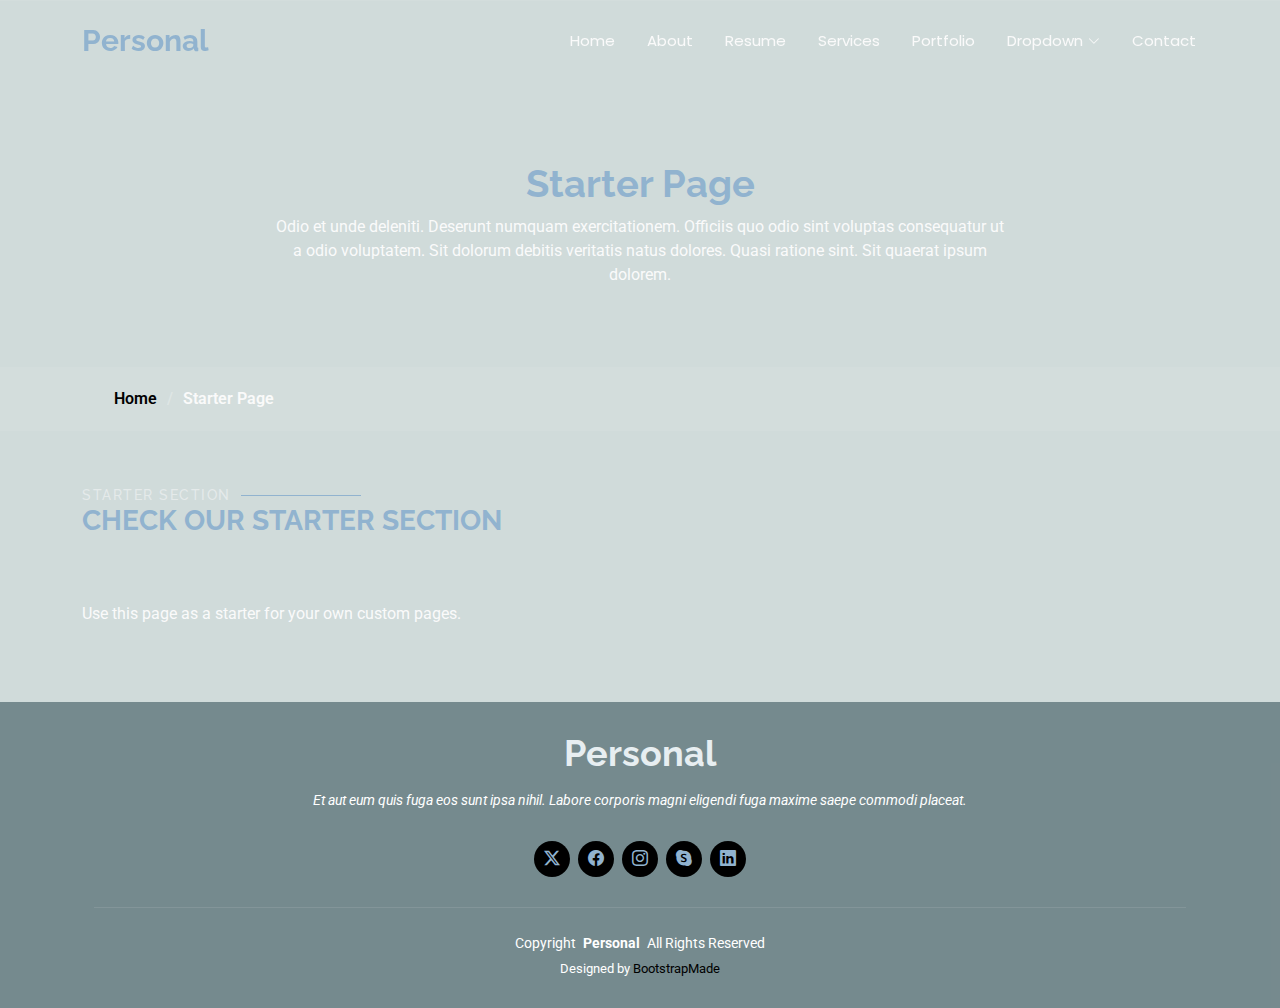
<file: Personal/starter-page.html>
<!DOCTYPE html>
<html lang="en">

<head>
  <meta charset="utf-8">
  <meta content="width=device-width, initial-scale=1.0" name="viewport">
  <title>Starter Page - Personal Bootstrap Template</title>
  <meta name="description" content="">
  <meta name="keywords" content="">

  <!-- Favicons -->
  <link href="assets/img/favicon.png" rel="icon">
  <link href="assets/img/apple-touch-icon.png" rel="apple-touch-icon">

  <!-- Fonts -->
  <link href="https://fonts.googleapis.com" rel="preconnect">
  <link href="https://fonts.gstatic.com" rel="preconnect" crossorigin>
  <link href="https://fonts.googleapis.com/css2?family=Roboto:ital,wght@0,100;0,300;0,400;0,500;0,700;0,900;1,100;1,300;1,400;1,500;1,700;1,900&family=Poppins:ital,wght@0,100;0,200;0,300;0,400;0,500;0,600;0,700;0,800;0,900;1,100;1,200;1,300;1,400;1,500;1,600;1,700;1,800;1,900&family=Raleway:ital,wght@0,100;0,200;0,300;0,400;0,500;0,600;0,700;0,800;0,900;1,100;1,200;1,300;1,400;1,500;1,600;1,700;1,800;1,900&display=swap" rel="stylesheet">

  <!-- Vendor CSS Files -->
  <link href="assets/vendor/bootstrap/css/bootstrap.min.css" rel="stylesheet">
  <link href="assets/vendor/bootstrap-icons/bootstrap-icons.css" rel="stylesheet">
  <link href="assets/vendor/aos/aos.css" rel="stylesheet">
  <link href="assets/vendor/swiper/swiper-bundle.min.css" rel="stylesheet">
  <link href="assets/vendor/glightbox/css/glightbox.min.css" rel="stylesheet">

  <!-- Main CSS File -->
  <link href="assets/css/main.css" rel="stylesheet">

  <!-- =======================================================
  * Template Name: Personal
  * Template URL: https://bootstrapmade.com/personal-free-resume-bootstrap-template/
  * Updated: Mar 05 2025 with Bootstrap v5.3.3
  * Author: BootstrapMade.com
  * License: https://bootstrapmade.com/license/
  ======================================================== -->
</head>

<body class="starter-page-page">

  <header id="header" class="header d-flex align-items-center fixed-top">
    <div class="container-fluid container-xl position-relative d-flex align-items-center justify-content-between">

      <a href="index.html" class="logo d-flex align-items-center">
        <!-- Uncomment the line below if you also wish to use an image logo -->
        <!-- <img src="assets/img/logo.webp" alt=""> -->
        <h1 class="sitename">Personal</h1>
      </a>

      <nav id="navmenu" class="navmenu">
        <ul>
          <li><a href="index.html">Home</a></li>
          <li><a href="about.html">About</a></li>
          <li><a href="resume.html">Resume</a></li>
          <li><a href="services.html">Services</a></li>
          <li><a href="portfolio.html">Portfolio</a></li>
          <li class="dropdown"><a href="#"><span>Dropdown</span> <i class="bi bi-chevron-down toggle-dropdown"></i></a>
            <ul>
              <li><a href="#">Dropdown 1</a></li>
              <li class="dropdown"><a href="#"><span>Deep Dropdown</span> <i class="bi bi-chevron-down toggle-dropdown"></i></a>
                <ul>
                  <li><a href="#">Deep Dropdown 1</a></li>
                  <li><a href="#">Deep Dropdown 2</a></li>
                  <li><a href="#">Deep Dropdown 3</a></li>
                  <li><a href="#">Deep Dropdown 4</a></li>
                  <li><a href="#">Deep Dropdown 5</a></li>
                </ul>
              </li>
              <li><a href="#">Dropdown 2</a></li>
              <li><a href="#">Dropdown 3</a></li>
              <li><a href="#">Dropdown 4</a></li>
            </ul>
          </li>
          <li><a href="contact.html">Contact</a></li>
        </ul>
        <i class="mobile-nav-toggle d-xl-none bi bi-list"></i>
      </nav>

    </div>
  </header>

  <main class="main">

    <!-- Page Title -->
    <div class="page-title" data-aos="fade">
      <div class="heading">
        <div class="container">
          <div class="row d-flex justify-content-center text-center">
            <div class="col-lg-8">
              <h1>Starter Page</h1>
              <p class="mb-0">Odio et unde deleniti. Deserunt numquam exercitationem. Officiis quo odio sint voluptas consequatur ut a odio voluptatem. Sit dolorum debitis veritatis natus dolores. Quasi ratione sint. Sit quaerat ipsum dolorem.</p>
            </div>
          </div>
        </div>
      </div>
      <nav class="breadcrumbs">
        <div class="container">
          <ol>
            <li><a href="index.html">Home</a></li>
            <li class="current">Starter Page</li>
          </ol>
        </div>
      </nav>
    </div><!-- End Page Title -->

    <!-- Starter Section Section -->
    <section id="starter-section" class="starter-section section">

      <!-- Section Title -->
      <div class="container section-title" data-aos="fade-up">
        <h2>Starter Section</h2>
        <div><span>Check Our</span> <span class="description-title">Starter Section</span></div>
      </div><!-- End Section Title -->

      <div class="container" data-aos="fade-up">
        <p>Use this page as a starter for your own custom pages.</p>
      </div>

    </section><!-- /Starter Section Section -->

  </main>

  <footer id="footer" class="footer dark-background">
    <div class="container">
      <h3 class="sitename">Personal</h3>
      <p>Et aut eum quis fuga eos sunt ipsa nihil. Labore corporis magni eligendi fuga maxime saepe commodi placeat.</p>
      <div class="social-links d-flex justify-content-center">
        <a href=""><i class="bi bi-twitter-x"></i></a>
        <a href=""><i class="bi bi-facebook"></i></a>
        <a href=""><i class="bi bi-instagram"></i></a>
        <a href=""><i class="bi bi-skype"></i></a>
        <a href=""><i class="bi bi-linkedin"></i></a>
      </div>
      <div class="container">
        <div class="copyright">
          <span>Copyright</span> <strong class="px-1 sitename">Personal</strong> <span>All Rights Reserved</span>
        </div>
        <div class="credits">
          <!-- All the links in the footer should remain intact. -->
          <!-- You can delete the links only if you've purchased the pro version. -->
          <!-- Licensing information: https://bootstrapmade.com/license/ -->
          <!-- Purchase the pro version with working PHP/AJAX contact form: [buy-url] -->
          Designed by <a href="https://bootstrapmade.com/">BootstrapMade</a>
        </div>
      </div>
    </div>
  </footer>

  <!-- Scroll Top -->
  <a href="#" id="scroll-top" class="scroll-top d-flex align-items-center justify-content-center"><i class="bi bi-arrow-up-short"></i></a>

  <!-- Preloader -->
  <div id="preloader"></div>

  <!-- Vendor JS Files -->
  <script src="assets/vendor/bootstrap/js/bootstrap.bundle.min.js"></script>
  <script src="assets/vendor/php-email-form/validate.js"></script>
  <script src="assets/vendor/aos/aos.js"></script>
  <script src="assets/vendor/typed.js/typed.umd.js"></script>
  <script src="assets/vendor/purecounter/purecounter_vanilla.js"></script>
  <script src="assets/vendor/waypoints/noframework.waypoints.js"></script>
  <script src="assets/vendor/swiper/swiper-bundle.min.js"></script>
  <script src="assets/vendor/glightbox/js/glightbox.min.js"></script>
  <script src="assets/vendor/imagesloaded/imagesloaded.pkgd.min.js"></script>
  <script src="assets/vendor/isotope-layout/isotope.pkgd.min.js"></script>

  <!-- Main JS File -->
  <script src="assets/js/main.js"></script>

</body>

</html>
</file>
<file: Personal/assets/css/main.css>
/**
* Template Name: Personal
* Template URL: https://bootstrapmade.com/personal-free-resume-bootstrap-template/
* Updated: Mar 05 2025 with Bootstrap v5.3.3
* Author: BootstrapMade.com
* License: https://bootstrapmade.com/license/
*/

/*--------------------------------------------------------------
# Font & Color Variables
# Help: https://bootstrapmade.com/color-system/
--------------------------------------------------------------*/
/* Fonts */
:root {
  --default-font: "Roboto",  system-ui, -apple-system, "Segoe UI", Roboto, "Helvetica Neue", Arial, "Noto Sans", "Liberation Sans", sans-serif, "Apple Color Emoji", "Segoe UI Emoji", "Segoe UI Symbol", "Noto Color Emoji";
  --heading-font: "Raleway",  sans-serif;
  --nav-font: "Poppins",  sans-serif;
}

/* Global Colors - The following color variables are used throughout the website. Updating them here will change the color scheme of the entire website */
:root { 
  --background-color: 
#D0DBDA               ; /* Background color for the entire website, including individual sections */
  --default-color: #fafafa; /* Default color used for the majority of the text content across the entire website */
  --heading-color: #91b3cf; /* Color for headings, subheadings and title throughout the website */
  --accent-color: #91b3cf; /* Accent color that represents your brand on the website. It's used for buttons, links, and other elements that need to stand out */
  --surface-color: #FFFFFF; /* The surface color is used as a background of boxed elements within sections, such as cards, icon boxes, or other elements that require a visual separation from the global background. */
  --contrast-color: #0d789f; /* Contrast color for text, ensuring readability against backgrounds of accent, heading, or default colors. */
}

/* Nav Menu Colors - The following color variables are used specifically for the navigation menu. They are separate from the global colors to allow for more customization options */
:root {
  --nav-color: #fafafa;  /* The default color of the main navmenu links */
  --nav-hover-color: #91b3cf; /* Applied to main navmenu links when they are hovered over or active */
  --nav-mobile-background-color: #1a1a1a; /* Used as the background color for mobile navigation menu */
  --nav-dropdown-background-color: #1a1a1a; /* Used as the background color for dropdown items that appear when hovering over primary navigation items */
  --nav-dropdown-color: #fafafa; /* Used for navigation links of the dropdown items in the navigation menu. */
  --nav-dropdown-hover-color: #91b3cf; /* Similar to --nav-hover-color, this color is applied to dropdown navigation links when they are hovered over. */
}

/* Color Presets - These classes override global colors when applied to any section or element, providing reuse of the sam color scheme. */

.light-background {
  --background-color: #cb2121;
  --surface-color: #343434;
}

.dark-background {
  --background-color: rgba(1, 32, 43, 0.436);
  --default-color: #ffffff;
  --heading-color: #e7eef1;
  --surface-color: #292929f9;
  --contrast-color: #000000;
}

/* Smooth scroll */
:root {
  scroll-behavior: smooth;
}

/*--------------------------------------------------------------
# General Styling & Shared Classes
--------------------------------------------------------------*/
body {
  color: var(--default-color);
  background-color: var(--background-color);
  font-family: var(--default-font);
}

a {
  color: black;
  text-decoration: none;
  transition: 0.3s;
}

a:hover {
  color: color-mix(in srgb, var(--accent-color), transparent 25%);
  text-decoration: none;
}

h1,
h2,
h3,
h4,
h5,
h6 {
  color: var(--heading-color);
  font-family: var(--heading-font);
}

/* PHP Email Form Messages
------------------------------*/
.php-email-form .error-message {
  display: none;
  background: #df1529;
  color: #ffffff;
  text-align: left;
  padding: 15px;
  margin-bottom: 24px;
  font-weight: 600;
}

.php-email-form .sent-message {
  display: none;
  color: #ffffff;
  background: #059652;
  text-align: center;
  padding: 15px;
  margin-bottom: 24px;
  font-weight: 600;
}

.php-email-form .loading {
  display: none;
  background: var(--surface-color);
  text-align: center;
  padding: 15px;
  margin-bottom: 24px;
}

.php-email-form .loading:before {
  content: "";
  display: inline-block;
  border-radius: 50%;
  width: 24px;
  height: 24px;
  margin: 0 10px -6px 0;
  border: 3px solid var(--accent-color);
  border-top-color: var(--surface-color);
  animation: php-email-form-loading 1s linear infinite;
}

@keyframes php-email-form-loading {
  0% {
    transform: rotate(0deg);
  }

  100% {
    transform: rotate(360deg);
  }
}

/*--------------------------------------------------------------
# Global Header
--------------------------------------------------------------*/
.header {
  --background-color: rgba(0, 0, 0, 0);
  color: var(--default-color);
  background-color: var(--background-color);
  padding: 15px 0;
  transition: all 0.5s;
  z-index: 997;
}

.header .logo {
  line-height: 1;
}

.header .logo img {
  max-height: 32px;
  margin-right: 8px;
}

.header .logo h1 {
  font-size: 30px;
  margin: 0;
  font-weight: 700;
  color: var(--heading-color);
}

.scrolled .header {
  box-shadow: 0px 0 18px rgba(0, 0, 0, 0.1);
}

/* Global Header on Scroll
------------------------------*/
.scrolled .header {
  --background-color: rgba(0, 0, 0, 0.8);
}

/*--------------------------------------------------------------
# Navigation Menu
--------------------------------------------------------------*/
/* Desktop Navigation */
@media (min-width: 1200px) {
  .navmenu {
    padding: 0;
  }

  .navmenu ul {
    margin: 0;
    padding: 0;
    display: flex;
    list-style: none;
    align-items: center;
  }

  .navmenu li {
    position: relative;
  }

  .navmenu>ul>li {
    white-space: nowrap;
    padding: 15px 14px;
  }

  .navmenu>ul>li:last-child {
    padding-right: 0;
  }

  .navmenu a,
  .navmenu a:focus {
    color: var(--nav-color);
    font-size: 15px;
    padding: 0 2px;
    font-family: var(--nav-font);
    font-weight: 400;
    display: flex;
    align-items: center;
    justify-content: space-between;
    white-space: nowrap;
    transition: 0.3s;
    position: relative;
  }

  .navmenu a i,
  .navmenu a:focus i {
    font-size: 12px;
    line-height: 0;
    margin-left: 5px;
    transition: 0.3s;
  }

  .navmenu>ul>li>a:before {
    content: "";
    position: absolute;
    height: 2px;
    bottom: -6px;
    left: 0;
    background-color: var(--nav-hover-color);
    visibility: hidden;
    width: 0px;
    transition: all 0.3s ease-in-out 0s;
  }

  .navmenu a:hover:before,
  .navmenu li:hover>a:before,
  .navmenu .active:before {
    visibility: visible;
    width: 25px;
  }

  .navmenu li:hover>a,
  .navmenu .active,
  .navmenu .active:focus {
    color: var(--nav-hover-color);
  }

  .navmenu .dropdown ul {
    margin: 0;
    padding: 10px 0;
    background: var(--nav-dropdown-background-color);
    display: block;
    position: absolute;
    visibility: hidden;
    left: 14px;
    top: 130%;
    opacity: 0;
    transition: 0.3s;
    border-radius: 4px;
    z-index: 99;
    box-shadow: 0px 0px 30px rgba(0, 0, 0, 0.1);
  }

  .navmenu .dropdown ul li {
    min-width: 200px;
  }

  .navmenu .dropdown ul a {
    padding: 10px 20px;
    font-size: 15px;
    text-transform: none;
    color: var(--nav-dropdown-color);
  }

  .navmenu .dropdown ul a i {
    font-size: 12px;
  }

  .navmenu .dropdown ul a:hover,
  .navmenu .dropdown ul .active:hover,
  .navmenu .dropdown ul li:hover>a {
    color: var(--nav-dropdown-hover-color);
  }

  .navmenu .dropdown:hover>ul {
    opacity: 1;
    top: 100%;
    visibility: visible;
  }

  .navmenu .dropdown .dropdown ul {
    top: 0;
    left: -90%;
    visibility: hidden;
  }

  .navmenu .dropdown .dropdown:hover>ul {
    opacity: 1;
    top: 0;
    left: -100%;
    visibility: visible;
  }
}

/* Mobile Navigation */
@media (max-width: 1199px) {
  .mobile-nav-toggle {
    color: var(--nav-color);
    font-size: 28px;
    line-height: 0;
    margin-right: 10px;
    cursor: pointer;
    transition: color 0.3s;
  }

  .navmenu {
    padding: 0;
    z-index: 9997;
  }

  .navmenu ul {
    display: none;
    list-style: none;
    position: absolute;
    inset: 60px 20px 20px 20px;
    padding: 10px 0;
    margin: 0;
    border-radius: 6px;
    background-color: var(--nav-mobile-background-color);
    border: 1px solid color-mix(in srgb, var(--default-color), transparent 90%);
    box-shadow: none;
    overflow-y: auto;
    transition: 0.3s;
    z-index: 9998;
  }

  .navmenu a,
  .navmenu a:focus {
    color: var(--nav-dropdown-color);
    padding: 10px 20px;
    font-family: var(--nav-font);
    font-size: 17px;
    font-weight: 500;
    display: flex;
    align-items: center;
    justify-content: space-between;
    white-space: nowrap;
    transition: 0.3s;
  }

  .navmenu a i,
  .navmenu a:focus i {
    font-size: 12px;
    line-height: 0;
    margin-left: 5px;
    width: 30px;
    height: 30px;
    display: flex;
    align-items: center;
    justify-content: center;
    border-radius: 50%;
    transition: 0.3s;
    background-color: color-mix(in srgb, var(--accent-color), transparent 90%);
  }

  .navmenu a i:hover,
  .navmenu a:focus i:hover {
    background-color: var(--accent-color);
    color: var(--contrast-color);
  }

  .navmenu a:hover,
  .navmenu .active,
  .navmenu .active:focus {
    color: var(--nav-dropdown-hover-color);
  }

  .navmenu .active i,
  .navmenu .active:focus i {
    background-color: var(--accent-color);
    color: var(--contrast-color);
    transform: rotate(180deg);
  }

  .navmenu .dropdown ul {
    position: static;
    display: none;
    z-index: 99;
    padding: 10px 0;
    margin: 10px 20px;
    background-color: var(--nav-dropdown-background-color);
    transition: all 0.5s ease-in-out;
  }

  .navmenu .dropdown ul ul {
    background-color: rgba(33, 37, 41, 0.1);
  }

  .navmenu .dropdown>.dropdown-active {
    display: block;
    background-color: rgba(33, 37, 41, 0.03);
  }

  .mobile-nav-active {
    overflow: hidden;
  }

  .mobile-nav-active .mobile-nav-toggle {
    color: #fff;
    position: absolute;
    font-size: 32px;
    top: 15px;
    right: 15px;
    margin-right: 0;
    z-index: 9999;
  }

  .mobile-nav-active .navmenu {
    position: fixed;
    overflow: hidden;
    inset: 0;
    background: rgba(33, 37, 41, 0.8);
    transition: 0.3s;
  }

  .mobile-nav-active .navmenu>ul {
    display: block;
  }
}

/*--------------------------------------------------------------
# Global Footer
--------------------------------------------------------------*/
.footer {
  color: var(--default-color);
  background-color: var(--background-color);
  font-size: 14px;
  text-align: center;
  padding: 30px 0;
  position: relative;
}

.footer h3 {
  font-size: 36px;
  font-weight: 700;
  position: relative;
  padding: 0;
  margin: 0 0 15px 0;
}

.footer p {
  font-size: 15;
  font-style: italic;
  padding: 0;
  margin: 0 0 30px 0;
}

.footer .social-links {
  margin: 0 0 30px 0;
}

.footer .social-links a {
  font-size: 16px;
  display: flex;
  align-items: center;
  justify-content: center;
  background:var(--contrast-color);
  color: var(--accent-color);
  line-height: 1;
  margin: 0 4px;
  border-radius: 50%;
  text-align: center;
  width: 36px;
  height: 36px;
  transition: 0.3s;
}

.footer .social-links a:hover {
  background: color-mix(in srgb, var(--accent-color), transparent 20%);
  text-decoration: none;
}

.footer .copyright {
  padding-top: 25px;
  border-top: 1px solid color-mix(in srgb, var(--default-color), transparent 90%);
}

.footer .credits {
  font-size: 13px;
  padding-top: 5px;
}

/*--------------------------------------------------------------
# Preloader
--------------------------------------------------------------*/
#preloader {
  position: fixed;
  inset: 0;
  z-index: 999999;
  overflow: hidden;
  background: var(--background-color);
  transition: all 0.6s ease-out;
}

#preloader:before {
  content: "";
  position: fixed;
  top: calc(50% - 30px);
  left: calc(50% - 30px);
  border: 6px solid #ffffff;
  border-color: var(--accent-color) transparent var(--accent-color) transparent;
  border-radius: 50%;
  width: 60px;
  height: 60px;
  animation: animate-preloader 1.5s linear infinite;
}

@keyframes animate-preloader {
  0% {
    transform: rotate(0deg);
  }

  100% {
    transform: rotate(360deg);
  }
}

/*--------------------------------------------------------------
# Scroll Top Button
--------------------------------------------------------------*/
.scroll-top {
  position: fixed;
  visibility: hidden;
  opacity: 0;
  right: 15px;
  bottom: -15px;
  z-index: 99999;
  background-color: var(--accent-color);
  width: 44px;
  height: 44px;
  border-radius: 50px;
  transition: all 0.4s;
}

.scroll-top i {
  font-size: 24px;
  color: var(--contrast-color);
  line-height: 0;
}

.scroll-top:hover {
  background-color: color-mix(in srgb, var(--accent-color), transparent 20%);
  color: var(--contrast-color);
}

.scroll-top.active {
  visibility: visible;
  opacity: 1;
  bottom: 15px;
}

/*--------------------------------------------------------------
# Disable aos animation delay on mobile devices
--------------------------------------------------------------*/
@media screen and (max-width: 768px) {
  [data-aos-delay] {
    transition-delay: 0 !important;
  }
}

/*--------------------------------------------------------------
# Global Page Titles & Breadcrumbs
--------------------------------------------------------------*/
.page-title {
  color: var(--default-color);
  background-color: var(--background-color);
  position: relative;
}

.page-title .heading {
  padding: 160px 0 80px 0;
  border-top: 1px solid color-mix(in srgb, var(--default-color), transparent 90%);
}

.page-title .heading h1 {
  font-size: 38px;
  font-weight: 700;
}

.page-title nav {
  background-color: color-mix(in srgb, var(--default-color), transparent 90%);
  padding: 20px 0;
}

.page-title nav ol {
  display: flex;
  flex-wrap: wrap;
  list-style: none;
  margin: 0;
  font-size: 16px;
  font-weight: 600;
}

.page-title nav ol li+li {
  padding-left: 10px;
}

.page-title nav ol li+li::before {
  content: "/";
  display: inline-block;
  padding-right: 10px;
  color: color-mix(in srgb, var(--default-color), transparent 70%);
}

/*--------------------------------------------------------------
# Global Sections
--------------------------------------------------------------*/
section,
.section {
  color: var(--default-color);
  background-color: var(--background-color);
  padding: 60px 0;
  scroll-margin-top: 100px;
  overflow: clip;
}

@media (max-width: 1199px) {

  section,
  .section {
    scroll-margin-top: 66px;
  }
}

/*--------------------------------------------------------------
# Global Section Titles
--------------------------------------------------------------*/
.section-title {
  padding-bottom: 60px;
  position: relative;
}

.section-title h2 {
  font-size: 14px;
  font-weight: 500;
  padding: 0;
  line-height: 1px;
  margin: 0;
  letter-spacing: 1.5px;
  text-transform: uppercase;
  color: color-mix(in srgb, var(--default-color), transparent 50%);
  position: relative;
}

.section-title h2::after {
  content: "";
  width: 120px;
  height: 1px;
  display: inline-block;
  background: var(--accent-color);
  margin: 4px 10px;
}

.section-title div {
  color: var(--heading-color);
  margin: 0;
  margin: 0;
  font-size: 28px;
  font-weight: 700;
  text-transform: uppercase;
  font-family: var(--heading-font);
}

/*--------------------------------------------------------------
# Hero Section
--------------------------------------------------------------*/
.hero {
  width: 100%;
  min-height: 100vh;
  position: relative;
  padding: 80px 0;
  display: flex;
  align-items: center;
  justify-content: center;
}

.hero img {
  position: absolute;
  inset: 0;
  display: block;
  width: 100%;
  height: 100%;
  object-fit: cover;
  z-index: 1;
}

.hero .container {
  position: relative;
  z-index: 3;
}

.hero h2 {
  margin: 0;
  font-size: 32px;
  font-weight: 700;
}

.hero p {
  margin: 5px 0 0 0;
  font-size: 26px;
}

.hero p span {
  letter-spacing: 1px;
  border-bottom: 2px solid var(--accent-color);
}

.hero .social-links {
  margin-top: 25px;
}

.hero .social-links a {
  background-color: color-mix(in srgb, var(--default-color), transparent 90%);
  color: var(--default-color);
  font-size: 14px;
  width: 40px;
  height: 40px;
  border-radius: 50px;
  display: inline-flex;
  align-items: center;
  justify-content: center;
  margin-right: 20px;
  transition: 0.3s;
}

.hero .social-links a:hover {
  background-color: var(--accent-color);
}

@media (max-width: 768px) {
  .hero h2 {
    font-size: 32px;
  }

  .hero p {
    font-size: 20px;
  }
}

/*--------------------------------------------------------------
# About Section
--------------------------------------------------------------*/
.about .content h2 {
  font-weight: 700;
  font-size: 24px;
}

.about .content ul {
  list-style: none;
  padding: 0;
}

.about .content ul li {
  margin-bottom: 20px;
  display: flex;
  align-items: center;
}

.about .content ul strong {
  margin-right: 10px;
}

.about .content ul i {
  font-size: 16px;
  margin-right: 5px;
  color: var(--accent-color);
  line-height: 0;
}

/*--------------------------------------------------------------
# Stats Section
--------------------------------------------------------------*/
.stats i {
  background-color: var(--surface-color);
  color: var(--accent-color);
  box-shadow: 0px 2px 25px rgba(0, 0, 0, 0.1);
  width: 54px;
  height: 54px;
  font-size: 24px;
  border-radius: 50px;
  border: 2px solid var(--background-color);
  display: inline-flex;
  align-items: center;
  justify-content: center;
  position: relative;
  z-index: 1;
}

.stats .stats-item {
  background-color: var(--surface-color);
  margin-top: -27px;
  padding: 30px 30px 25px 30px;
  width: 100%;
  position: relative;
  text-align: center;
  box-shadow: 0px 2px 35px rgba(0, 0, 0, 0.1);
  border-radius: 4px;
  z-index: 0;
}

.stats .stats-item span {
  font-size: 36px;
  display: block;
  font-weight: 700;
  color: color-mix(in srgb, var(--default-color), transparent 20%);
}

.stats .stats-item p {
  padding: 0;
  margin: 0;
  font-family: var(--heading-font);
  font-size: 16px;
}

/*--------------------------------------------------------------
# Skills Section
--------------------------------------------------------------*/
.skills .progress {
  height: 60px;
  display: block;
  background: none;
  border-radius: 0;
}

.skills .progress .skill {
  color: var(--heading-color);
  padding: 0;
  margin: 0 0 6px 0;
  text-transform: uppercase;
  display: block;
  font-weight: 600;
  font-family: var(--heading-font);
}

.skills .progress .skill .val {
  float: right;
  font-style: normal;
}

.skills .progress-bar-wrap {
  background: color-mix(in srgb, var(--default-color), transparent 90%);
  height: 10px;
}

.skills .progress-bar {
  width: 1px;
  height: 10px;
  transition: 0.9s;
  background-color: var(--accent-color);
}

/*--------------------------------------------------------------
# Interests Section
--------------------------------------------------------------*/
.interests .features-item {
  background-color: var(--surface-color);
  display: flex;
  align-items: center;
  padding: 20px;
  transition: 0.3s;
  border: 1px solid color-mix(in srgb, var(--default-color), transparent 90%);
  position: relative;
}

.interests .features-item i {
  font-size: 32px;
  padding-right: 10px;
  line-height: 0;
}

.interests .features-item h3 {
  font-weight: 700;
  margin: 0;
  padding: 0;
  line-height: 1;
  font-size: 16px;
}

.interests .features-item h3 a {
  color: var(--heading-color);
  transition: 0.3s;
}

.interests .features-item:hover {
  border-color: var(--accent-color);
}

.interests .features-item:hover h3 a {
  color: var(--accent-color);
}

/*--------------------------------------------------------------
# Testimonials Section
--------------------------------------------------------------*/
.testimonials .testimonials-carousel,
.testimonials .testimonials-slider {
  overflow: hidden;
}

.testimonials .testimonial-item {
  box-sizing: content-box;
  min-height: 320px;
}

.testimonials .testimonial-item .testimonial-img {
  width: 90px;
  border-radius: 50%;
  margin: -40px 0 0 40px;
  position: relative;
  z-index: 2;
  border: 6px solid var(--background-color);
}

.testimonials .testimonial-item h3 {
  font-size: 18px;
  font-weight: bold;
  margin: 10px 0 5px 45px;
}

.testimonials .testimonial-item h4 {
  font-size: 14px;
  color: color-mix(in srgb, var(--default-color), transparent 20%);
  margin: 0 0 0 45px;
}

.testimonials .testimonial-item .quote-icon-left,
.testimonials .testimonial-item .quote-icon-right {
  color: color-mix(in srgb, var(--accent-color), transparent 50%);
  font-size: 26px;
  line-height: 0;
}

.testimonials .testimonial-item .quote-icon-left {
  display: inline-block;
  left: -5px;
  position: relative;
}

.testimonials .testimonial-item .quote-icon-right {
  display: inline-block;
  right: -5px;
  position: relative;
  top: 10px;
  transform: scale(-1, -1);
}

.testimonials .testimonial-item p {
  font-style: italic;
  margin: 0 15px 0 15px;
  padding: 20px 20px 60px 20px;
  background: var(--surface-color);
  border-radius: 6px;
  position: relative;
  z-index: 1;
}

.testimonials .swiper-wrapper {
  height: auto;
}

.testimonials .swiper-pagination {
  margin-top: 20px;
  position: relative;
}

.testimonials .swiper-pagination .swiper-pagination-bullet {
  width: 12px;
  height: 12px;
  background-color: var(--background-color);
  opacity: 1;
  border: 1px solid var(--accent-color);
}

.testimonials .swiper-pagination .swiper-pagination-bullet-active {
  background-color: var(--accent-color);
}

/*--------------------------------------------------------------
# Resume Section
--------------------------------------------------------------*/
.resume .resume-title {
  color: var(--heading-color);
  font-size: 26px;
  font-weight: 700;
  margin-top: 20px;
  margin-bottom: 20px;
}

.resume .resume-item {
  padding: 0 0 20px 20px;
  margin-top: -2px;
  border-left: 2px solid var(--accent-color);
  position: relative;
}

.resume .resume-item h4 {
  line-height: 18px;
  font-size: 18px;
  font-weight: 600;
  text-transform: uppercase;
  color: color-mix(in srgb, var(--default-color), transparent 20%);
  margin-bottom: 10px;
}

.resume .resume-item h5 {
  font-size: 16px;
  padding: 5px 15px;
  display: inline-block;
  font-weight: 600;
  margin-bottom: 10px;
}

.resume .resume-item ul {
  padding-left: 20px;
}

.resume .resume-item ul li {
  padding-bottom: 10px;
}

.resume .resume-item:last-child {
  padding-bottom: 0;
}

.resume .resume-item::before {
  content: "";
  position: absolute;
  width: 16px;
  height: 16px;
  border-radius: 50px;
  left: -9px;
  top: 0;
  background: var(--background-color);
  border: 2px solid var(--accent-color);
}

/*--------------------------------------------------------------
# Services Section
--------------------------------------------------------------*/
.services .service-item {
  background-color: var(--surface-color);
  text-align: center;
  padding: 80px 20px;
  transition: all ease-in-out 0.3s;
  height: 100%;
}

.services .service-item .icon {
  margin: 0 auto;
  width: 64px;
  height: 64px;
  background: var(--accent-color);
  border-radius: 4px;
  display: flex;
  align-items: center;
  justify-content: center;
  margin-bottom: 20px;
  transition: 0.3s;
  transform-style: preserve-3d;
}

.services .service-item .icon i {
  color: var(--contrast-color);
  font-size: 28px;
  transition: ease-in-out 0.3s;
}

.services .service-item .icon::before {
  position: absolute;
  content: "";
  left: -8px;
  top: -8px;
  height: 100%;
  width: 100%;
  background: color-mix(in srgb, var(--accent-color), transparent 80%);
  border-radius: 5px;
  transition: all 0.3s ease-out 0s;
  transform: translateZ(-1px);
}

.services .service-item h3 {
  font-weight: 700;
  margin: 10px 0 15px 0;
  font-size: 22px;
}

.services .service-item p {
  line-height: 24px;
  font-size: 14px;
  margin-bottom: 0;
}

.services .service-item:hover {
  background: var(--accent-color);
  border-color: var(--accent-color);
}

.services .service-item:hover .icon {
  background: var(--surface-color);
}

.services .service-item:hover .icon i {
  color: var(--accent-color);
}

.services .service-item:hover .icon::before {
  background: color-mix(in srgb, var(--background-color), transparent 70%);
}

.services .service-item:hover h3,
.services .service-item:hover p {
  color: var(--contrast-color);
}

/*--------------------------------------------------------------
# Service Details Section
--------------------------------------------------------------*/
.service-details .services-list {
  background-color: var(--surface-color);
  padding: 10px 30px;
  border: 1px solid color-mix(in srgb, var(--default-color), transparent 90%);
  margin-bottom: 20px;
}

.service-details .services-list a {
  display: block;
  line-height: 1;
  padding: 8px 0 8px 15px;
  border-left: 3px solid color-mix(in srgb, var(--default-color), transparent 70%);
  margin: 20px 0;
  color: color-mix(in srgb, var(--default-color), transparent 20%);
  transition: 0.3s;
}

.service-details .services-list a.active {
  color: var(--heading-color);
  font-weight: 700;
  border-color: var(--accent-color);
}

.service-details .services-list a:hover {
  border-color: var(--accent-color);
}

.service-details .services-img {
  margin-bottom: 20px;
}

.service-details h3 {
  font-size: 26px;
  font-weight: 700;
}

.service-details h4 {
  font-size: 20px;
  font-weight: 700;
}

.service-details p {
  font-size: 15px;
}

.service-details ul {
  list-style: none;
  padding: 0;
  font-size: 15px;
}

.service-details ul li {
  padding: 5px 0;
  display: flex;
  align-items: center;
}

.service-details ul i {
  font-size: 20px;
  margin-right: 8px;
  color: var(--accent-color);
}

/*--------------------------------------------------------------
# Portfolio Section
--------------------------------------------------------------*/
.portfolio .portfolio-filters {
  padding: 0;
  margin: 0 auto 20px auto;
  list-style: none;
  text-align: center;
}

.portfolio .portfolio-filters li {
  cursor: pointer;
  display: inline-block;
  padding: 0;
  font-size: 18px;
  font-weight: 500;
  margin: 0 10px;
  line-height: 1;
  margin-bottom: 5px;
  transition: all 0.3s ease-in-out;
}

.portfolio .portfolio-filters li:hover,
.portfolio .portfolio-filters li.filter-active {
  color: var(--accent-color);
}

.portfolio .portfolio-filters li:first-child {
  margin-left: 0;
}

.portfolio .portfolio-filters li:last-child {
  margin-right: 0;
}

@media (max-width: 575px) {
  .portfolio .portfolio-filters li {
    font-size: 14px;
    margin: 0 5px;
  }
}

.portfolio .portfolio-content {
  position: relative;
  overflow: hidden;
}

.portfolio .portfolio-content img {
  transition: 0.3s;
}

.portfolio .portfolio-content .portfolio-info {
  opacity: 0;
  position: absolute;
  inset: 0;
  z-index: 3;
  transition: all ease-in-out 0.3s;
  background: rgba(0, 0, 0, 0.6);
  padding: 15px;
}

.portfolio .portfolio-content .portfolio-info h4 {
  font-size: 14px;
  padding: 5px 10px;
  font-weight: 400;
  color: #ffffff;
  display: inline-block;
  background-color: var(--accent-color);
}

.portfolio .portfolio-content .portfolio-info p {
  position: absolute;
  bottom: 10px;
  text-align: center;
  display: inline-block;
  left: 0;
  right: 0;
  font-size: 16px;
  font-weight: 600;
  color: rgba(255, 255, 255, 0.8);
}

.portfolio .portfolio-content .portfolio-info .preview-link,
.portfolio .portfolio-content .portfolio-info .details-link {
  position: absolute;
  left: calc(50% - 40px);
  font-size: 26px;
  top: calc(50% - 14px);
  color: #fff;
  transition: 0.3s;
  line-height: 1.2;
}

.portfolio .portfolio-content .portfolio-info .preview-link:hover,
.portfolio .portfolio-content .portfolio-info .details-link:hover {
  color: var(--accent-color);
}

.portfolio .portfolio-content .portfolio-info .details-link {
  left: 50%;
  font-size: 34px;
  line-height: 0;
}

.portfolio .portfolio-content:hover .portfolio-info {
  opacity: 1;
}

.portfolio .portfolio-content:hover img {
  transform: scale(1.1);
}

/*--------------------------------------------------------------
# Portfolio Details Section
--------------------------------------------------------------*/
.portfolio-details .portfolio-details-slider img {
  width: 100%;
}

.portfolio-details .portfolio-details-slider .swiper-pagination {
  margin-top: 20px;
  position: relative;
}

.portfolio-details .portfolio-details-slider .swiper-pagination .swiper-pagination-bullet {
  width: 12px;
  height: 12px;
  background-color: color-mix(in srgb, var(--default-color), transparent 85%);
  opacity: 1;
}

.portfolio-details .portfolio-details-slider .swiper-pagination .swiper-pagination-bullet-active {
  background-color: var(--accent-color);
}

.portfolio-details .portfolio-info {
  background-color: var(--surface-color);
  padding: 30px;
  box-shadow: 0px 0 30px rgba(0, 0, 0, 0.1);
}

.portfolio-details .portfolio-info h3 {
  font-size: 22px;
  font-weight: 700;
  margin-bottom: 20px;
  padding-bottom: 20px;
  border-bottom: 1px solid color-mix(in srgb, var(--default-color), transparent 85%);
}

.portfolio-details .portfolio-info ul {
  list-style: none;
  padding: 0;
  font-size: 15px;
}

.portfolio-details .portfolio-info ul li+li {
  margin-top: 10px;
}

.portfolio-details .portfolio-description {
  padding-top: 30px;
}

.portfolio-details .portfolio-description h2 {
  font-size: 26px;
  font-weight: 700;
  margin-bottom: 20px;
}

.portfolio-details .portfolio-description p {
  padding: 0;
  color: color-mix(in srgb, var(--default-color), transparent 30%);
}

/*--------------------------------------------------------------
# Starter Section Section
--------------------------------------------------------------*/
.starter-section {
  /* Add your styles here */
}

/*--------------------------------------------------------------
# Contact Section
--------------------------------------------------------------*/
.contact .info-item {
  box-shadow: 0px 0px 20px rgba(0, 0, 0, 0.1);
  padding: 20px 30px;
}

.contact .info-item .icon {
  color: var(--contrast-color);
  background-color: var(--accent-color);
  width: 56px;
  height: 56px;
  font-size: 24px;
  display: flex;
  justify-content: center;
  align-items: center;
  transition: all 0.3s ease-in-out;
  border-radius: 50%;
  margin-right: 15px;
}

.contact .info-item h3 {
  font-size: 18px;
  font-weight: 700;
  margin: 0 0 2px 0;
}

.contact .info-item p {
  padding: 0;
  margin-bottom: 0;
  font-size: 14px;
}

.contact .info-item .social-links a {
  font-size: 24px;
  display: inline-block;
  line-height: 1;
  margin: 4px 6px 0 0;
  transition: 0.3s;
  color: color-mix(in srgb, var(--default-color), transparent 50%);
}

.contact .info-item .social-links a:hover {
  color: var(--accent-color);
}

.contact .php-email-form {
  box-shadow: 0px 0px 20px rgba(0, 0, 0, 0.1);
  padding: 30px;
  margin-top: 30px;
}

@media (max-width: 575px) {
  .contact .php-email-form {
    padding: 20px;
  }
}

.contact .php-email-form input[type=text],
.contact .php-email-form input[type=email],
.contact .php-email-form textarea {
  color: var(--default-color);
  background-color: color-mix(in srgb, var(--background-color), transparent 50%);
  border-color: color-mix(in srgb, var(--default-color), transparent 80%);
  font-size: 14px;
  padding: 10px 15px;
  box-shadow: none;
  border-radius: 0;
}

.contact .php-email-form input[type=text]:focus,
.contact .php-email-form input[type=email]:focus,
.contact .php-email-form textarea:focus {
  border-color: var(--accent-color);
}

.contact .php-email-form input[type=text]::placeholder,
.contact .php-email-form input[type=email]::placeholder,
.contact .php-email-form textarea::placeholder {
  color: color-mix(in srgb, var(--default-color), transparent 70%);
}

.contact .php-email-form button[type=submit] {
  color: var(--contrast-color);
  background: var(--accent-color);
  border: 0;
  padding: 10px 30px;
  transition: 0.4s;
  border-radius: 50px;
}

.contact .php-email-form button[type=submit]:hover {
  background: color-mix(in srgb, var(--accent-color), transparent 20%);
}
</file>
